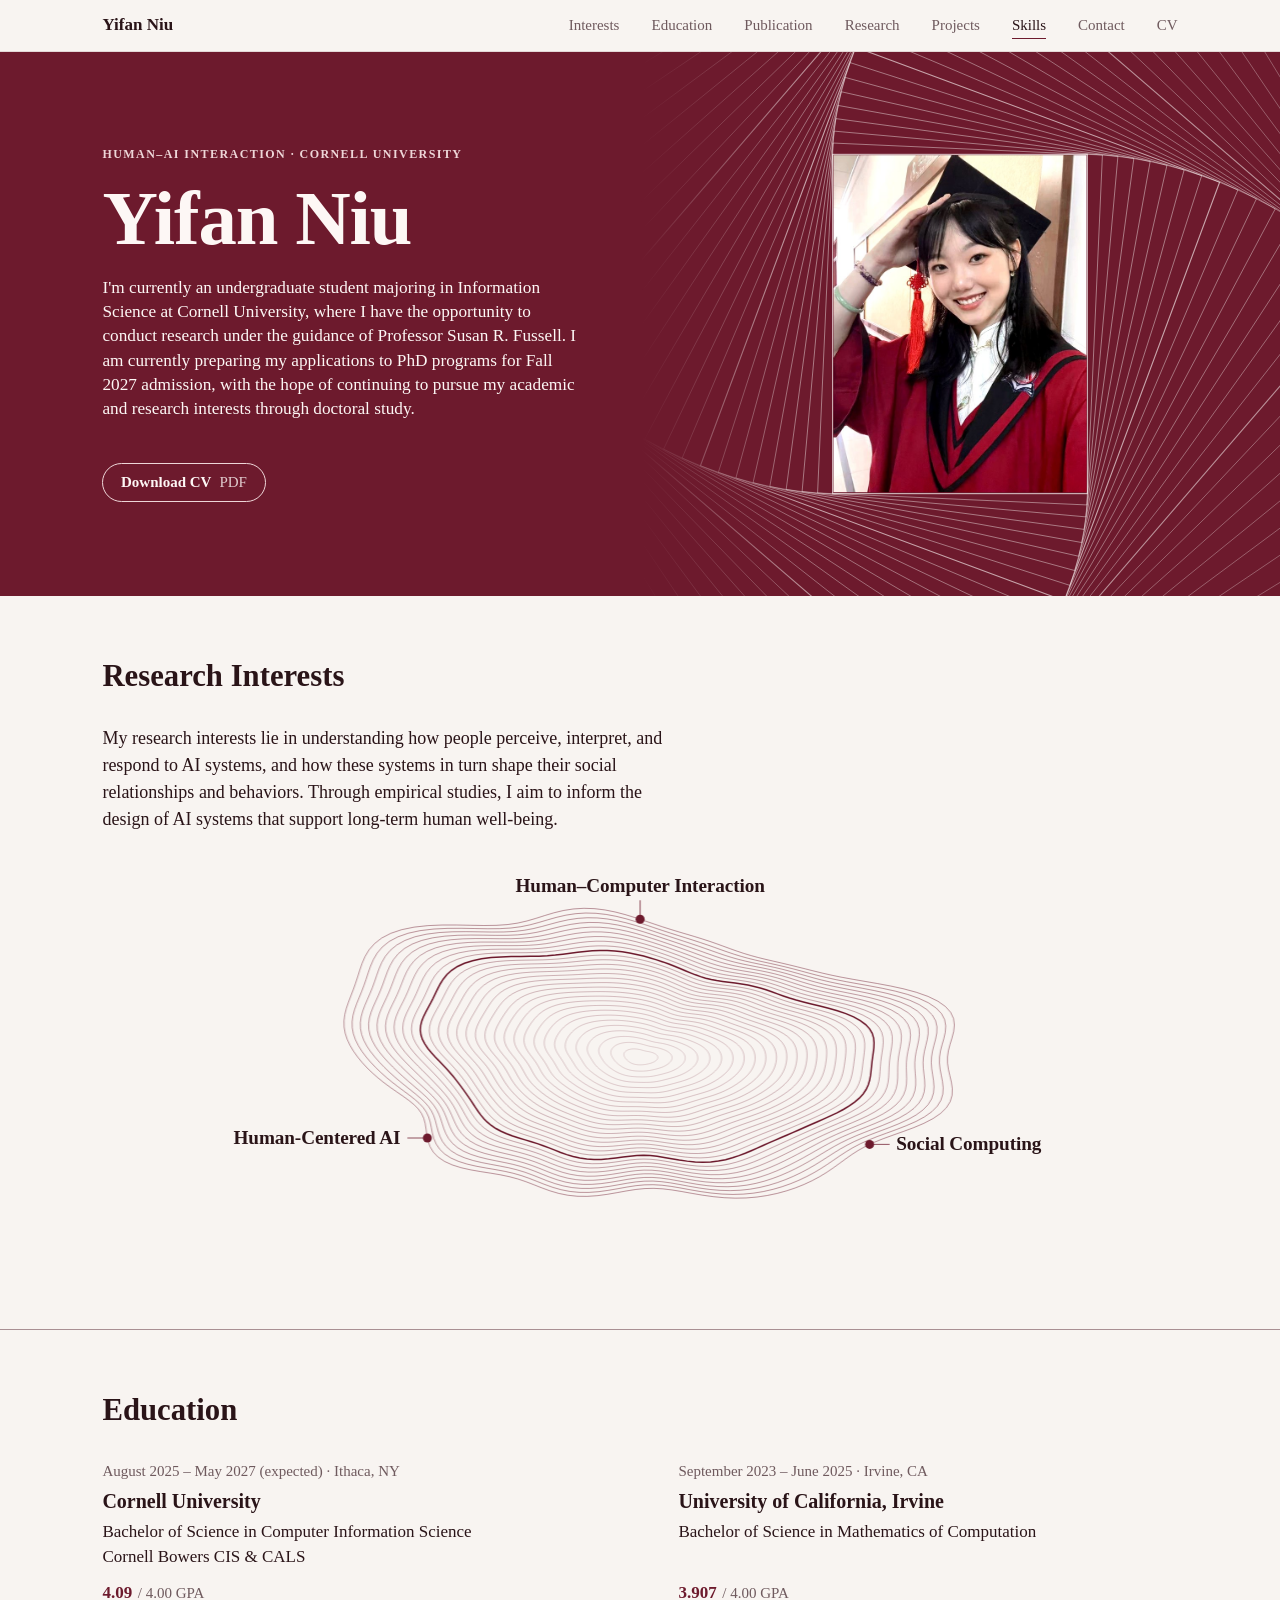
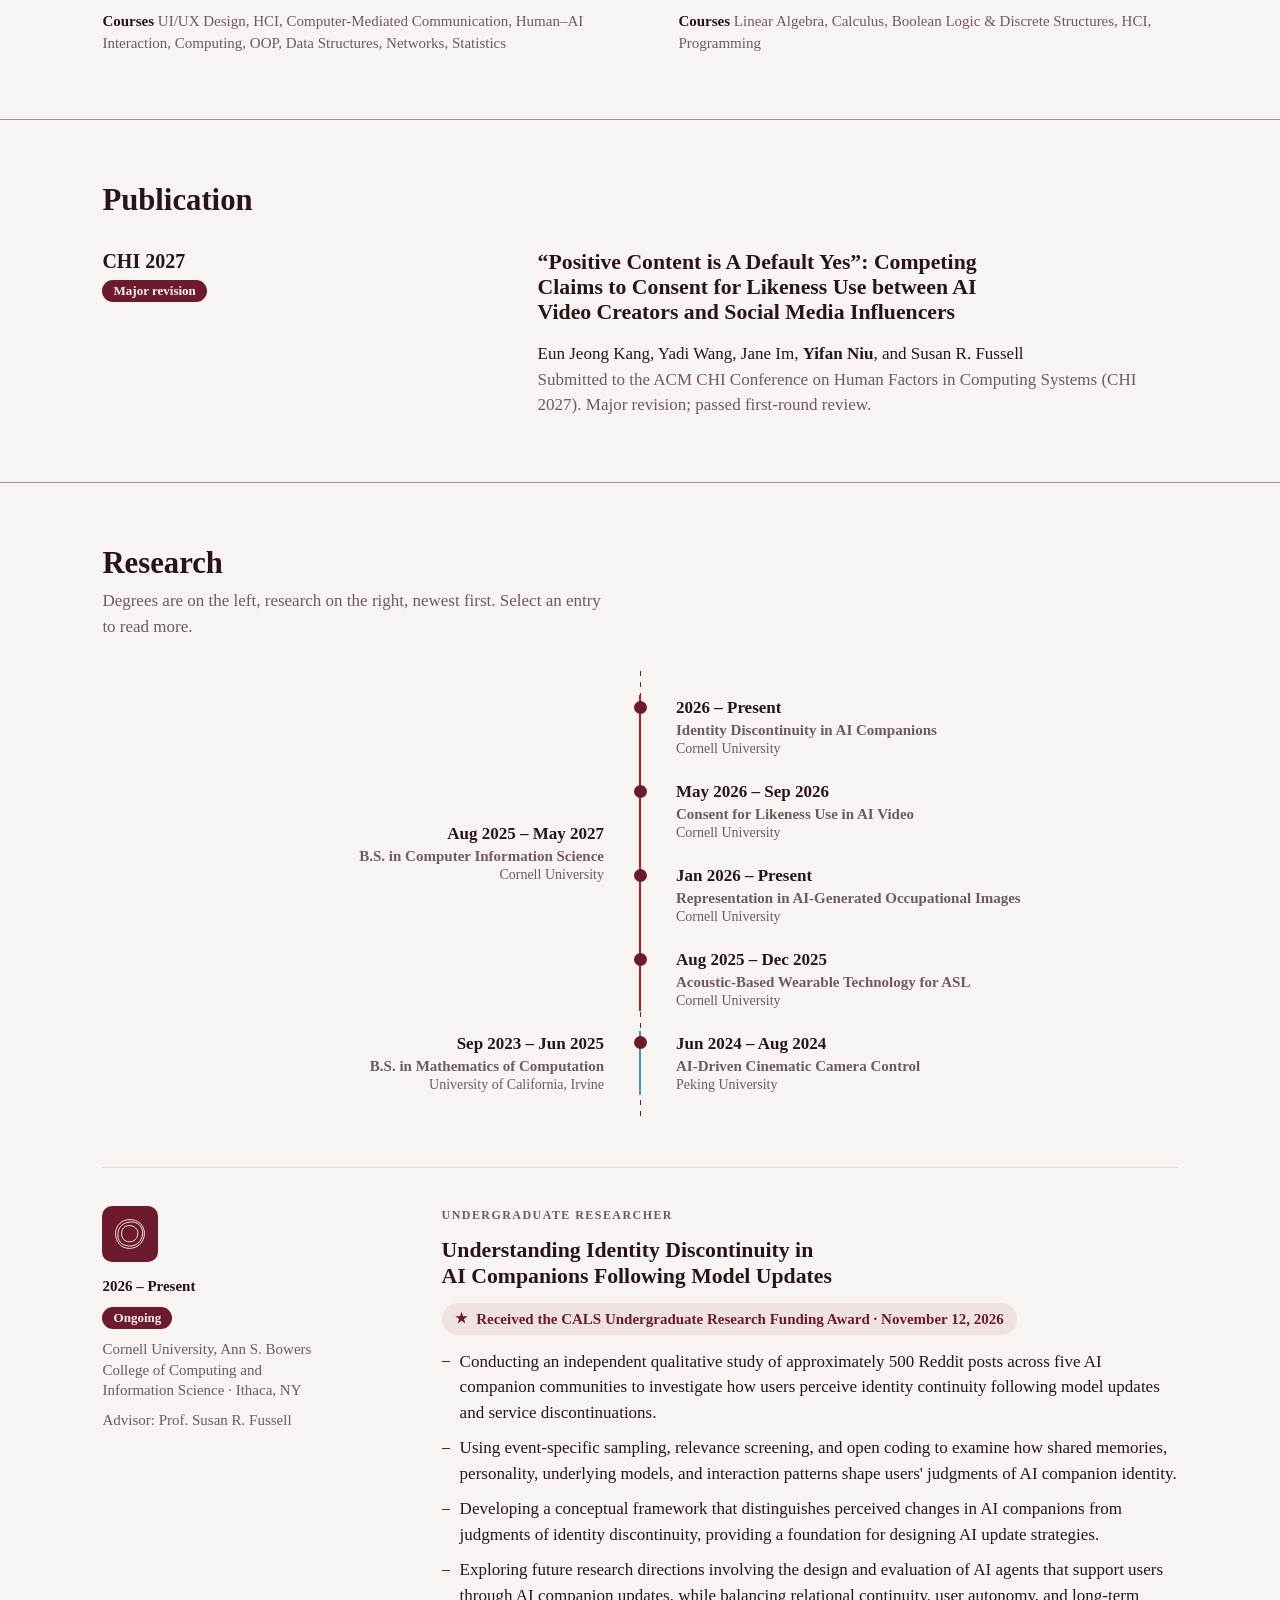
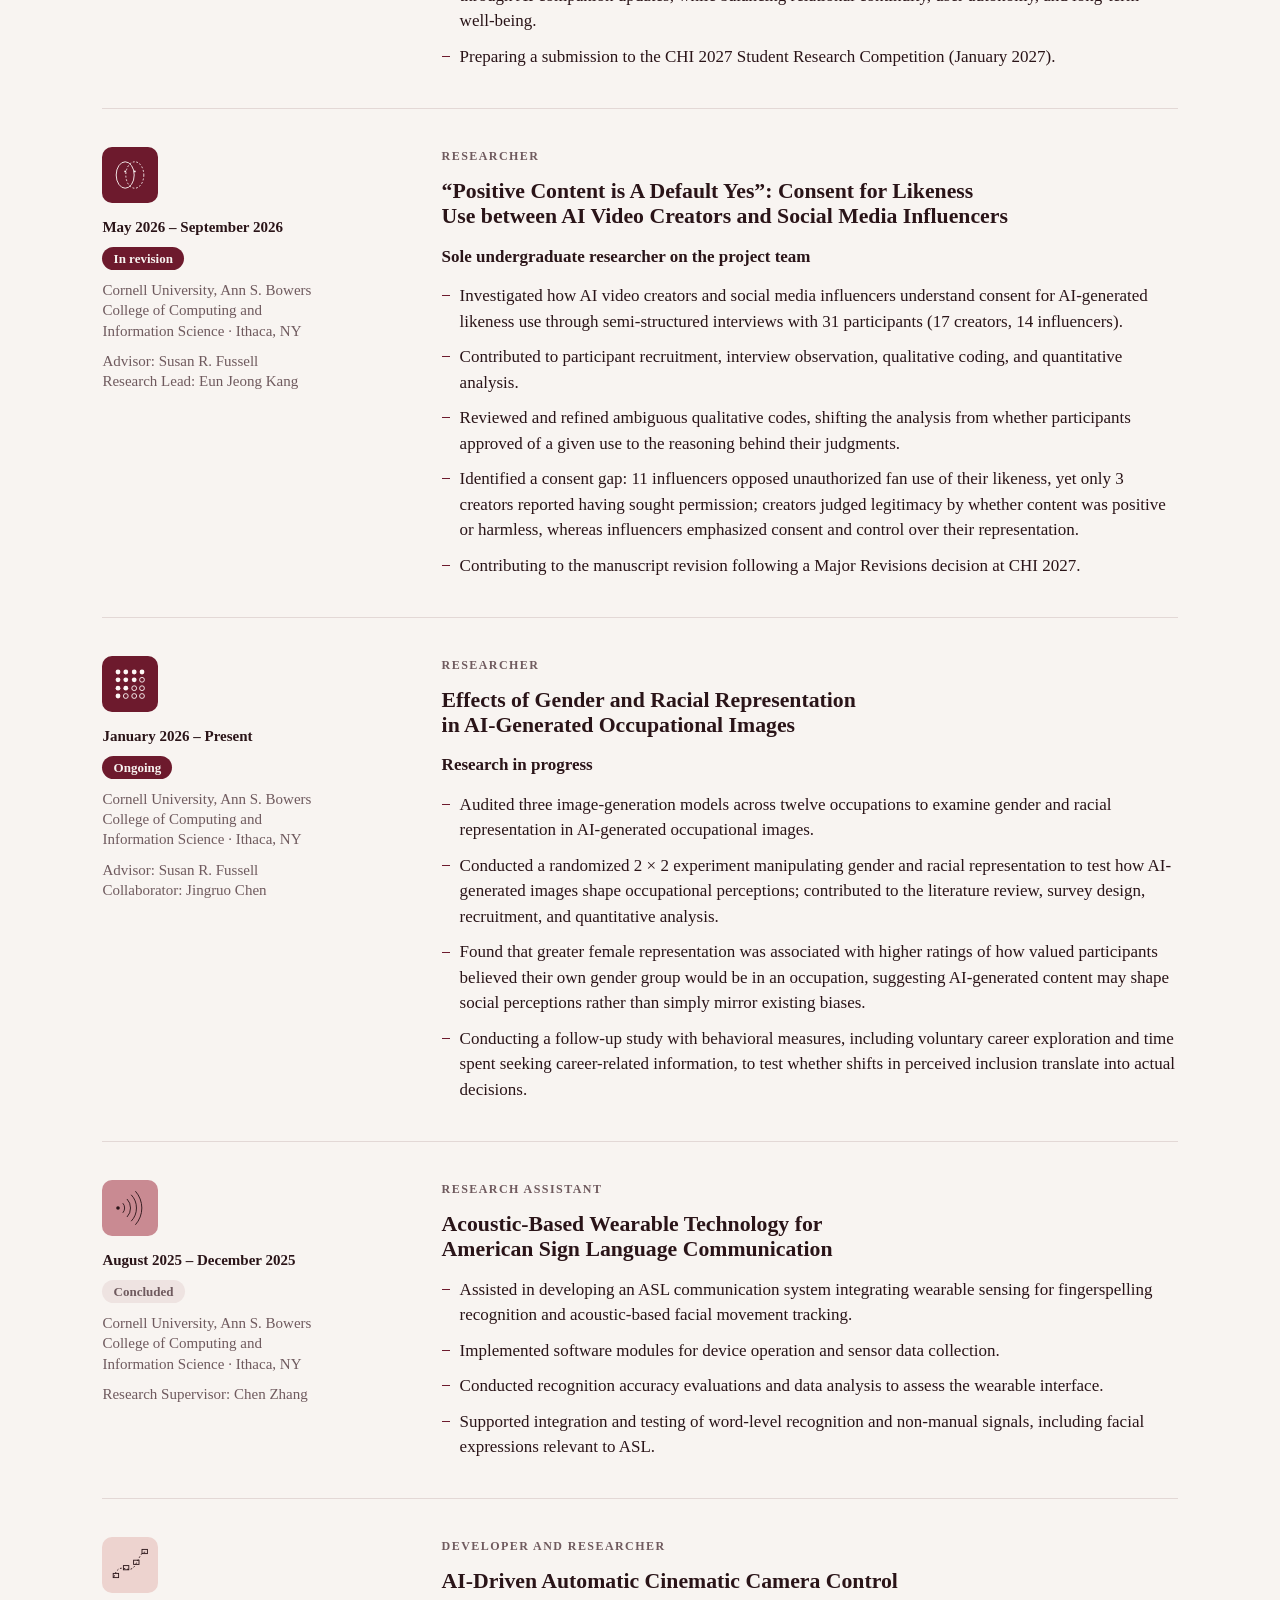
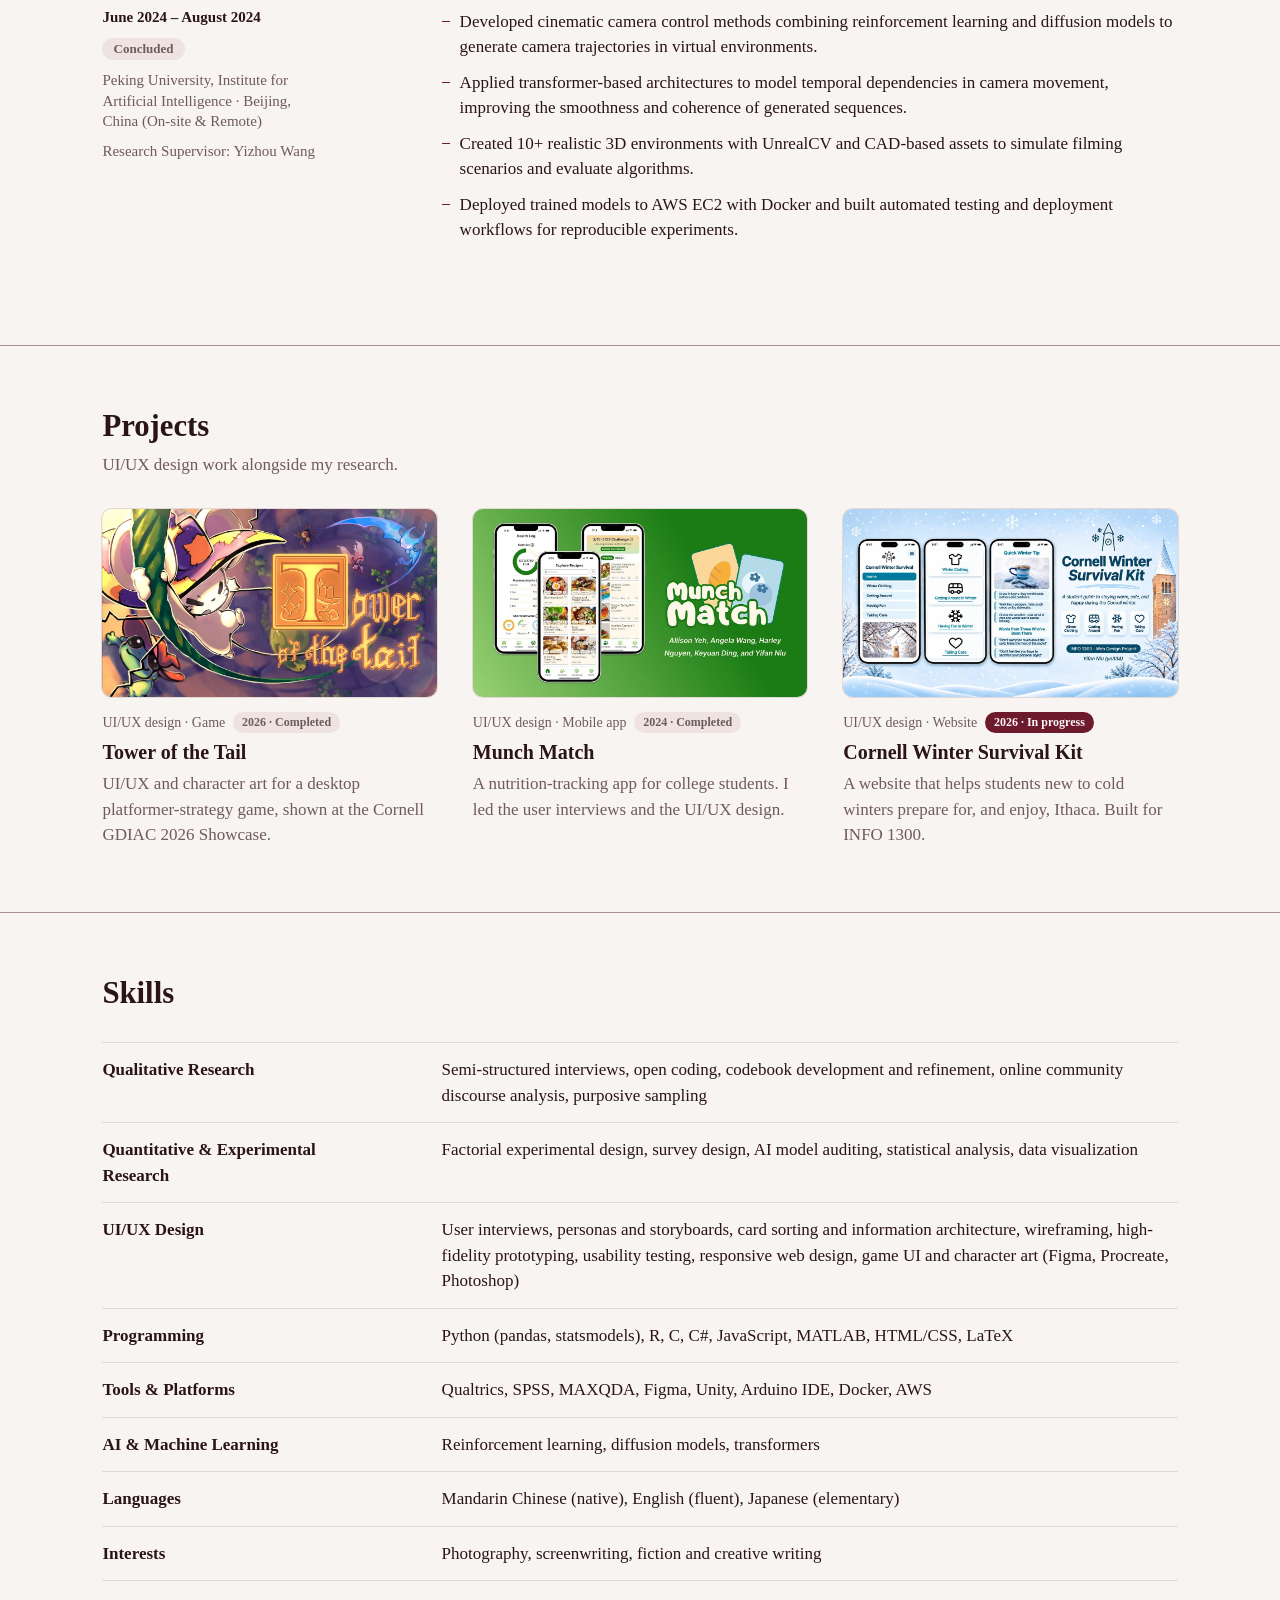
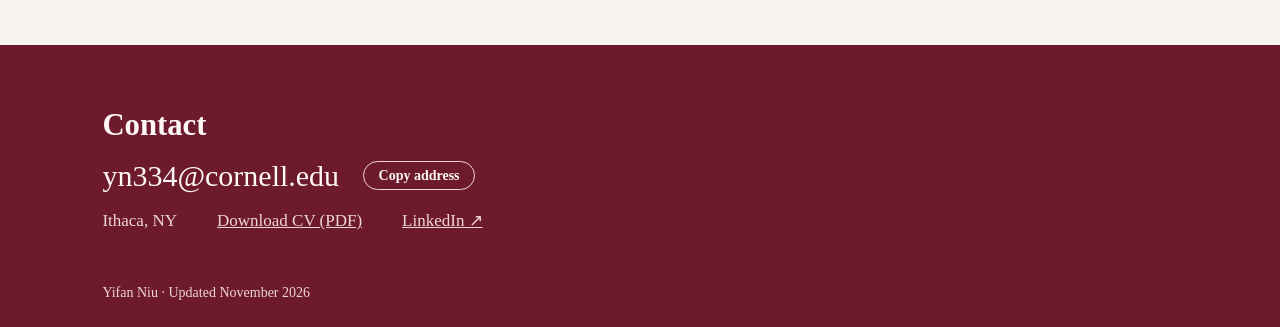
<file: index.html>
<!doctype html>
<html lang="en">
<head>
<meta charset="utf-8">
<meta name="viewport" content="width=device-width, initial-scale=1, viewport-fit=cover">
<title>Yifan Niu</title>
<meta name="description" content="Yifan Niu studies human–AI interaction, human–AI relationships and responsible generative AI at Cornell University.">
<link rel="icon" href="data:image/svg+xml,%3Csvg xmlns='http://www.w3.org/2000/svg' viewBox='0 0 32 32'%3E%3Crect width='32' height='32' fill='%236d1a2d'/%3E%3Crect x='9' y='9' width='14' height='14' fill='none' stroke='%23fdf7f5' stroke-width='2'/%3E%3C/svg%3E">
<style>:root{padding-top:env(safe-area-inset-top,0px);padding-bottom:env(safe-area-inset-bottom,0px)}body{margin:0}img{max-width:100%}[hidden]{display:none!important}</style>
<style>
/* Layout concept: a burgundy field holds one living figure; below it, an ordered CV on ivory.
   The work is mapped on one dashed axis, newest first, with entries alternating left and right. */
:root {
  --paper: #f8f4f1; --ink: #2a1418; --muted: #6f5a5e; --rule: #e3d8d6; --rule-strong: #a98f93;
  --accent: #6d1a2d; --flood: #6d1a2d; --on-flood: #fdf7f5; --on-flood-soft: #eed6d8;
  --blush: #f3cfca; --today: #6d1a2d; --past-bg: #eee3e1;
  --uci: #8cc4f5; --uci-fg: #2a1418;
  --cor: #b31b1b; --cor-fg: #fff7f5;
  --hai: #6d1a2d; --hai-fg: #fdf7f5;
  --wear: #c98a92; --wear-fg: #2a1418;
  --pek: #edd3cf; --pek-fg: #2a1418;
  --font: "Times New Roman", Times, serif;
  --gutter-l: max(16px, 8vw, env(safe-area-inset-left, 0px));
  --gutter-r: max(16px, 8vw, env(safe-area-inset-right, 0px));
  --meta-col: clamp(13rem, 17vw, 17rem);
}
@media (prefers-color-scheme: dark) {
  :root:not([data-theme="light"]) {
  --paper: #1a0d10; --ink: #f3e7e6; --muted: #c2a9ac; --rule: #3b2328; --rule-strong: #6b4a50;
  --accent: #e3a0ab; --flood: #5a1424; --today: #f0a8b4; --past-bg: #2b171c;
  --cor: #c8332f; --hai: #e3a0ab; --hai-fg: #1a0d10;
  --wear: #8d4a56; --wear-fg: #fff7f5; color-scheme: dark;
  }
}
:root[data-theme="dark"] {
  --paper: #1a0d10; --ink: #f3e7e6; --muted: #c2a9ac; --rule: #3b2328; --rule-strong: #6b4a50;
  --accent: #e3a0ab; --flood: #5a1424; --today: #f0a8b4; --past-bg: #2b171c;
  --cor: #c8332f; --hai: #e3a0ab; --hai-fg: #1a0d10;
  --wear: #8d4a56; --wear-fg: #fff7f5; color-scheme: dark;
}

html { scroll-behavior: smooth; }
body {
  background: var(--paper);
  color: var(--ink);
  font-family: var(--font);
  font-style: normal;
  font-size: 1.0625rem;
  line-height: 1.5;
  overflow-x: hidden;
}
body::before {
  content: ""; position: fixed; inset: 0 0 auto;
  height: env(safe-area-inset-top, 0px); z-index: 10; background: var(--paper);
}
a { color: inherit; }
:focus-visible { outline: 2px solid var(--today); outline-offset: 3px; }
h1, h2, h3, p, ul, ol { margin: 0; }
ul, ol { padding: 0; list-style: none; }
h1, h2, h3 { font-family: var(--font); font-weight: 700; text-wrap: balance; }
button { font-family: var(--font); }
.wrap {
  max-width: 70rem; margin-inline: auto;
  padding-left: var(--gutter-l); padding-right: var(--gutter-r);
}
.label { font-size: .75rem; font-weight: 700; letter-spacing: .12em; text-transform: uppercase; }

/* Hero: split. One burgundy field: words on the left, a whirl of inscribed rectangles around the photo on the right. */
.hero { display: grid; grid-template-columns: minmax(0, 1fr) minmax(0, 1fr); background: var(--flood); }
.hero-text {
  display: flex; flex-direction: column; justify-content: center; align-items: flex-start; gap: 1.125rem; min-width: 0;
  color: var(--on-flood);
  padding-block: clamp(2.5rem, 5vw, 4rem);
  padding-left: max(var(--gutter-l), calc((100vw - 70rem) / 2));
  padding-right: clamp(1.5rem, 4vw, 4rem);
}
.hero-top { color: var(--on-flood-soft); }
.hero h1 { font-size: clamp(2.75rem, 6vw, 5rem); line-height: 1; letter-spacing: -.015em; white-space: nowrap; }
.thesis { font-size: clamp(1.0625rem, 1.35vw, 1.1875rem); line-height: 1.4; max-width: 34rem; }
.copy-btn:focus-visible { outline-color: var(--on-flood); }
.hero-visual { position: relative; background: var(--flood); min-height: 34rem; overflow: hidden; min-width: 0; }
.hero-visual canvas {
  position: absolute; inset: 0; width: 100%; height: 100%; display: block;
  -webkit-mask-image: linear-gradient(to right, transparent 0, #000 26%);
  mask-image: linear-gradient(to right, transparent 0, #000 26%);
}
.photo { position: absolute; left: 50%; top: 50%; width: 15rem; aspect-ratio: 1076 / 1436; transform: translate(-50%, -50%); }
.ph { position: absolute; inset: 0; background: url([data-uri]) center / cover no-repeat; }

/* Section nav */
.section-nav {
  position: sticky; top: env(safe-area-inset-top, 0px); z-index: 5;
  background: var(--paper); border-bottom: 1px solid var(--rule);
}
.section-nav .wrap { display: flex; justify-content: space-between; align-items: baseline; gap: 1.5rem; padding-block: .7rem; }
.nav-name { font-weight: 700; font-size: 1.0625rem; text-decoration: none; white-space: nowrap; }
.nav-links { display: flex; gap: clamp(.75rem, 2.5vw, 2rem); font-size: .9375rem; overflow-x: auto; }
.nav-links a { text-decoration: none; color: var(--muted); white-space: nowrap; padding-block: .15rem; border-bottom: 1px solid transparent; }
.nav-links a:hover, .nav-links a.is-current { color: var(--ink); border-bottom-color: var(--accent); }

/* Sections */
section { scroll-margin-top: 3.5rem; }
.band { padding-block: clamp(2.75rem, 5vw, 4.5rem); }
.band + .band { border-top: 1px solid var(--rule-strong); }
.band-head { display: grid; gap: .5rem; margin-bottom: clamp(1.25rem, 2.5vw, 2rem); }
.band-head h2 { font-size: clamp(1.625rem, 2.4vw, 2rem); line-height: 1.1; }
.band-head p { color: var(--muted); max-width: 60ch; }

/* Interests: a wide oval of nested lines; points on its outer line carry the keywords */
.interests-lead { max-width: 65ch; font-size: 1.125rem; }
.orbit { position: relative; height: clamp(20rem, 34vw, 26rem); max-width: 72rem; margin: 1rem auto 0; }
.orbit canvas { position: absolute; inset: 0; width: 100%; height: 100%; display: block; }
.interests li { position: absolute; left: 0; top: 0; font-weight: 700; font-size: clamp(1.125rem, 1.5vw, 1.3125rem); line-height: 1.12; letter-spacing: -.005em; white-space: nowrap; }

/* Education */
.schools { display: grid; grid-template-columns: minmax(0, auto) minmax(0, auto); justify-content: space-between; gap: 1.75rem clamp(2rem, 6vw, 6rem); }
.school { display: grid; grid-template-rows: auto auto 1fr auto auto; gap: .375rem; min-width: 0; }
.school-dates { color: var(--muted); font-size: .9375rem; font-variant-numeric: tabular-nums; }
.school h3 { font-size: 1.25rem; line-height: 1.2; }
.gpa { display: flex; align-items: baseline; gap: .35rem; margin-top: .25rem; }
.gpa b { font-weight: 700; font-size: 1.0625rem; color: var(--accent); }
.gpa span { color: var(--muted); font-size: .9375rem; }

/* Publication */
.paper { display: grid; grid-template-columns: var(--meta-col) min(40rem, 62%); justify-content: space-between; gap: 1rem 2.5rem; }
.paper-meta { display: grid; gap: .5rem; align-content: start; justify-items: start; }
.paper-venue { font-weight: 700; font-size: 1.25rem; line-height: 1.1; }
.paper h3 { font-size: clamp(1.1875rem, 1.7vw, 1.375rem); line-height: 1.16; }
.paper-authors { margin-top: 1rem; }
.paper-authors strong { font-weight: 700; }
.paper-where { color: var(--muted); }

.pill {
  display: inline-block; font-size: .8125rem; font-weight: 700;
  padding: .1rem .7rem; border-radius: 999px; line-height: 1.5; white-space: nowrap;
}
.pill.live { color: var(--paper); background: var(--accent); }
.pill.past { color: var(--muted); background: var(--past-bg); }

/* Timeline: a dashed axis, newest at the top. Research sits on the right as nodes;
   degrees sit on the left, and the axis turns solid in the school colour for that span. */
.tl {
  position: relative; display: grid; grid-template-columns: minmax(0, 1fr) minmax(0, 1fr); row-gap: 1.25rem;
  max-width: 56rem; margin: 0 auto clamp(2rem, 4vw, 3rem); padding-block: 1.5rem;
}
.tl::before {
  content: ""; position: absolute; top: 0; bottom: 0; left: 50%; width: 1px; margin-left: -.5px;
  background: repeating-linear-gradient(to bottom, var(--accent) 0 5px, transparent 5px 11px);
}
.tl-school {
  position: relative; grid-column: 1; display: grid; align-content: center;
  padding-right: 2.25rem; text-align: right;
}
.tl-school::after {
  content: ""; position: absolute; top: 0; bottom: 0; right: -1px; width: 2px;
  background: var(--node);
}
.tl-cornell { --node: var(--cor); grid-row: 1 / 5; }
.tl-uci { --node: #3f8fd9; grid-row: 5; }
.tl-item { position: relative; grid-column: 2; padding-left: 2.25rem; }
.tl-item::after {
  content: ""; position: absolute; top: .34rem; left: -6.5px; width: 13px; height: 13px;
  border-radius: 50%; background: var(--accent); transition: transform .15s; z-index: 1;
}
.tl-item:hover::after { transform: scale(1.25); }
.tl a { display: grid; text-decoration: none; }
.tl-when { font-weight: 700; font-size: 1.0625rem; line-height: 1.5; font-variant-numeric: tabular-nums; }
.tl-what { font-weight: 700; font-size: .9375rem; line-height: 1.3; color: var(--muted); }
.tl-where { font-size: .875rem; line-height: 1.35; color: var(--muted); }
.tl a:hover .tl-what { color: var(--accent); }

/* Skills: label column and text column, matching the publication rows */
.skills { display: grid; margin: 0; }
.skill-row {
  display: grid; grid-template-columns: var(--meta-col) minmax(0, 46rem); justify-content: space-between;
  gap: .25rem 2.5rem; padding-block: .875rem; border-top: 1px solid var(--rule);
}
.skill-row:last-child { border-bottom: 1px solid var(--rule); }
.skills dt { font-weight: 700; }
.skills dd { margin: 0; }
.school-courses { color: var(--muted); font-size: .9375rem; line-height: 1.45; max-width: 34rem; }
.school-courses b { color: var(--ink); font-weight: 700; }

/* Projects on the home page: cover cards */
.proj-cards { display: grid; grid-template-columns: repeat(auto-fit, minmax(15rem, 1fr)); gap: 2rem clamp(1.25rem, 3vw, 2.25rem); }
.proj-card { display: grid; align-content: start; gap: .45rem; text-decoration: none; min-width: 0; }
.proj-card img {
  display: block; width: 100%; height: auto; aspect-ratio: 16 / 9; object-fit: cover; border-radius: 10px;
  box-shadow: 0 0 0 1px var(--rule); margin-bottom: .45rem; transition: transform .25s, box-shadow .25s;
}
.proj-card:hover img { transform: translateY(-3px); box-shadow: 0 0 0 1px var(--rule-strong), 0 10px 24px -14px rgba(42, 20, 24, .45); }
.proj-meta { font-size: .875rem; color: var(--muted); display: flex; flex-wrap: wrap; align-items: center; gap: .3rem .5rem; }
.proj-meta .status { font-style: normal; font-size: .75rem; font-weight: 700; padding: .05rem .55rem; border-radius: 999px; line-height: 1.6; white-space: nowrap; }
.proj-meta .status.done { background: var(--past-bg); color: var(--muted); }
.proj-meta .status.now { background: var(--flood); color: var(--on-flood); }
.proj-card b { font-size: 1.25rem; line-height: 1.2; }
.proj-card:hover b { color: var(--accent); }
.proj-sum { color: var(--muted); }

/* Projects teaser */
.proj-rows { display: grid; }
.proj-row {
  display: grid; grid-template-columns: var(--meta-col) minmax(0, 46rem) auto; justify-content: space-between; align-items: baseline;
  gap: .25rem 2.5rem; padding-block: 1rem; border-top: 1px solid var(--rule); text-decoration: none;
}
.proj-row:last-child { border-bottom: 1px solid var(--rule); }
.proj-row b { font-size: 1.1875rem; }
.proj-row span { color: var(--muted); }
.proj-row i { font-style: normal; color: var(--accent); transition: transform .2s; }
.proj-row:hover b { color: var(--accent); }
.proj-row:hover i { transform: translateX(5px); }
.all-projects { display: inline-block; margin-top: 1.25rem; font-weight: 700; color: var(--accent); text-decoration: none; }
.all-projects:hover { text-decoration: underline; }

/* Projects */
.projects { display: grid; }
.project {
  display: grid; grid-template-columns: var(--meta-col) minmax(0, 46rem); justify-content: space-between; gap: 1.25rem 2.5rem;
  padding-block: clamp(1.75rem, 3vw, 2.5rem); border-top: 1px solid var(--rule);
  scroll-margin-top: 3.5rem;
}
#continuity, #likeness, #occupations { --c: var(--hai); --f: var(--hai-fg); }
#asl { --c: var(--wear); --f: var(--wear-fg); }
#camera { --c: var(--pek); --f: var(--pek-fg); }
.project-meta { display: grid; gap: .625rem; align-content: start; justify-items: start; font-size: .9375rem; line-height: 1.35; min-width: 0; }
.glyph { box-sizing: border-box; width: 3.5rem; height: 3.5rem; padding: .55rem; border-radius: 10px; background: var(--c); color: var(--f); margin-bottom: .25rem; }
.glyph * { fill: none; stroke: currentColor; stroke-width: 1.5; }
.glyph .solid { fill: currentColor; stroke: none; }
.project-dates { font-weight: 700; font-variant-numeric: tabular-nums; }
.project-place, .project-people { color: var(--muted); }
.project-body { display: grid; gap: .875rem; min-width: 0; }
.project-role { color: var(--muted); }
.project h3 { font-size: clamp(1.1875rem, 1.7vw, 1.375rem); line-height: 1.16; }
.project-note { font-weight: 700; }
.project-award {
  justify-self: start; display: inline-flex; align-items: center; gap: .5rem;
  font-weight: 700; font-size: .9375rem; color: var(--accent);
  padding: .3rem .85rem; border-radius: 999px; background: var(--past-bg);
}
.project-award::before { content: "★"; font-size: .875rem; }
.points { display: grid; gap: .625rem; }
.points li { padding-left: 1.125rem; position: relative; }
.points li::before { content: ""; position: absolute; left: 0; top: .72em; width: .55rem; height: 1px; background: var(--accent); }

/* Contact */
.contact { background: var(--flood); color: var(--on-flood); padding-block: clamp(2.75rem, 5vw, 4.5rem) 1.5rem; }
.contact h2 { font-size: clamp(1.625rem, 2.4vw, 2rem); line-height: 1.1; margin-bottom: 1rem; }
.contact-mail { display: flex; flex-wrap: wrap; align-items: center; gap: .75rem 1.5rem; }
.contact-mail a { font-size: clamp(1.375rem, 2.6vw, 1.875rem); line-height: 1.1; text-decoration: none; overflow-wrap: anywhere; }
.contact-mail a:hover { color: var(--blush); }
.copy-btn {
  font-size: .875rem; font-weight: 700; color: var(--on-flood);
  background: none; border: 1.5px solid var(--on-flood-soft); border-radius: 999px; padding: .35rem .9rem; cursor: pointer;
}
.copy-btn:hover { background: var(--on-flood); color: #6d1a2d; }
.contact-more { display: flex; flex-wrap: wrap; gap: .5rem 2.5rem; margin-top: 1rem; color: var(--on-flood-soft); font-variant-numeric: tabular-nums; }
.cv-btn {
  display: inline-flex; align-items: center; gap: .5rem; margin-top: 1.5rem; width: fit-content;
  font-size: .9375rem; font-weight: 700; color: var(--on-flood); text-decoration: none;
  border: 1.5px solid var(--on-flood-soft); border-radius: 999px; padding: .45rem 1.1rem;
}
.cv-btn:hover { background: var(--on-flood); color: #6d1a2d; }
.cv-btn span { font-weight: 400; opacity: .8; }
.contact-more a { color: inherit; }
.contact-foot { margin-top: clamp(2rem, 4vw, 3rem); font-size: .875rem; color: var(--on-flood-soft); }

@media (max-width: 900px) {
  .paper, .project, .skill-row { grid-template-columns: minmax(0, 1fr); }
  .proj-row { grid-template-columns: minmax(0, 1fr) auto; }
  .proj-row span { grid-column: 1; }
  .proj-row i { grid-column: 2; grid-row: 1; }
  .points { max-width: 72ch; }
  .project-meta { display: flex; flex-wrap: wrap; align-items: center; gap: .375rem 1rem; }
  .project-place, .project-people { flex-basis: 100%; }
  .glyph { margin-bottom: 0; }
}
@media (max-width: 820px) {
  :root { --gutter-l: max(16px, 4vw, env(safe-area-inset-left, 0px)); --gutter-r: max(16px, 4vw, env(safe-area-inset-right, 0px)); }
  .hero { grid-template-columns: minmax(0, 1fr); }
  .hero-text { padding-left: var(--gutter-l); padding-right: var(--gutter-r); }
  .hero-visual { min-height: 0; aspect-ratio: 1; }
  .hero-visual canvas {
    -webkit-mask-image: linear-gradient(to bottom, transparent 0, #000 16%);
    mask-image: linear-gradient(to bottom, transparent 0, #000 16%);
  }
  .schools { grid-template-columns: minmax(0, 1fr); }
  .paper, .project { grid-template-columns: minmax(0, 1fr); }
  .nav-name { display: none; }
  .section-nav .wrap { justify-content: flex-start; }
  .glyph { width: 3.25rem; height: 3.25rem; padding: .5rem; }
  .interests li { font-size: 1.0625rem; white-space: normal; max-width: 47%; }
  .interests li:first-child { max-width: none; white-space: nowrap; }
  .interests li:nth-child(2) { text-align: right; }
  .tl { grid-template-columns: 36% minmax(0, 1fr); }
  .tl::before { left: 36%; }
  .tl-school { padding-right: 1.25rem; }
  .tl-item { padding-left: 1.25rem; }
  .tl-when { font-size: .9375rem; line-height: 1.3; }
  .tl-what { font-size: .875rem; }
  .tl-where { font-size: .8125rem; }
  .hero-top { font-size: .6875rem; letter-spacing: .08em; }
  .nav-links { font-size: .875rem; gap: .2rem .7rem; flex-wrap: wrap; }
}
@media (max-width: 600px) {
  .orbit { height: 17rem; }
}
@media (prefers-reduced-motion: reduce) {
  html { scroll-behavior: auto; }
  .tl-item::after, .proj-row i, .proj-card img { transition: none; }
}
</style>
</head>
<body>
<nav class="section-nav" aria-label="Sections">
  <div class="wrap">
    <a class="nav-name" href="#top">Yifan Niu</a>
    <div class="nav-links">
      <a href="#interests">Interests</a>
      <a href="#education">Education</a>
      <a href="#publication">Publication</a>
      <a href="#research">Research</a>
      <a href="#projects">Projects</a>
      <a href="#skills">Skills</a>
      <a href="#contact">Contact</a>
      <a href="Yifan_Niu_CV.pdf" target="_blank" rel="noopener">CV</a>
    </div>
  </div>
</nav>

<header class="hero" id="top">
  <div class="hero-text">
    <p class="hero-top label">Human–AI Interaction · Cornell University</p>
    <h1>Yifan Niu</h1>
    <p class="thesis">I'm currently an undergraduate student majoring in Information Science at Cornell University, where I have the opportunity to conduct research under the guidance of Professor Susan R. Fussell. I am currently preparing my applications to PhD programs for Fall 2027 admission, with the hope of continuing to pursue my academic and research interests through doctoral study.</p>
    <a class="cv-btn" href="Yifan_Niu_CV.pdf" download="Yifan_Niu_CV.pdf">Download CV <span>PDF</span></a>
  </div>
  <div class="hero-visual" id="visual">
    <canvas id="figure" aria-hidden="true"></canvas>
    <div class="photo" id="photo" role="img" aria-label="Portrait of Yifan Niu in a red graduation gown and cap, smiling.">
      <div class="ph"></div>
    </div>
  </div>
</header>

<main>
  <section class="band" id="interests">
    <div class="wrap">
      <div class="band-head"><h2>Research Interests</h2></div>
      <p class="interests-lead">My research interests lie in understanding how people perceive, interpret, and respond to AI systems, and how these systems in turn shape their social relationships and behaviors. Through empirical studies, I aim to inform the design of AI systems that support long-term human well-being.</p>
      <div class="orbit" id="orbit">
        <canvas id="orbit-lines" aria-hidden="true"></canvas>
        <ul class="interests">
          <li>Human–Computer Interaction</li>
          <li>Social Computing</li>
          <li>Human-Centered AI</li>
        </ul>
      </div>
    </div>
  </section>

  <section class="band" id="education">
    <div class="wrap">
      <div class="band-head"><h2>Education</h2></div>
      <div class="schools">
        <article class="school cornell">
          <p class="school-dates">August 2025 – May 2027 (expected) · Ithaca, NY</p>
          <h3>Cornell University</h3>
          <p>Bachelor of Science in Computer Information Science<br>Cornell Bowers CIS &amp; CALS</p>
          <p class="gpa"><b>4.09</b><span>/ 4.00 GPA</span></p>
          <p class="school-courses"><b>Courses</b> UI/UX Design, HCI, Computer-Mediated Communication, Human–AI Interaction, Computing, OOP, Data Structures, Networks, Statistics</p>
        </article>
        <article class="school uci">
          <p class="school-dates">September 2023 – June 2025 · Irvine, CA</p>
          <h3>University of California, Irvine</h3>
          <p>Bachelor of Science in Mathematics of Computation</p>
          <p class="gpa"><b>3.907</b><span>/ 4.00 GPA</span></p>
          <p class="school-courses"><b>Courses</b> Linear Algebra, Calculus, Boolean Logic &amp; Discrete Structures, HCI, Programming</p>
        </article>
      </div>
    </div>
  </section>

  <section class="band" id="publication">
    <div class="wrap">
      <div class="band-head"><h2>Publication</h2></div>
      <article class="paper">
        <div class="paper-meta">
          <p class="paper-venue">CHI 2027</p>
          <span class="pill live">Major revision</span>
        </div>
        <div>
          <h3>“Positive Content is A Default Yes”: Competing Claims to Consent for Likeness Use between AI Video Creators and Social Media Influencers</h3>
          <p class="paper-authors">Eun Jeong Kang, Yadi Wang, Jane Im, <strong>Yifan Niu</strong>, and Susan R. Fussell</p>
          <p class="paper-where">Submitted to the ACM CHI Conference on Human Factors in Computing Systems (CHI 2027). Major revision; passed first-round review.</p>
        </div>
      </article>
    </div>
  </section>

  <section class="band" id="research">
    <div class="wrap">
      <div class="band-head">
        <h2>Research</h2>
        <p>Degrees are on the left, research on the right, newest first. Select an entry to read more.</p>
      </div>

      <ol class="tl">
        <li class="tl-school tl-cornell"><a href="#education"><span class="tl-when">Aug 2025 – May 2027</span><span class="tl-what">B.S. in Computer Information Science</span><span class="tl-where">Cornell University</span></a></li>
        <li class="tl-item" style="grid-row:1"><a href="#continuity"><span class="tl-when">2026 – Present</span><span class="tl-what">Identity Discontinuity in AI Companions</span><span class="tl-where">Cornell University</span></a></li>
        <li class="tl-item" style="grid-row:2"><a href="#likeness"><span class="tl-when">May 2026 – Sep 2026</span><span class="tl-what">Consent for Likeness Use in AI Video</span><span class="tl-where">Cornell University</span></a></li>
        <li class="tl-item" style="grid-row:3"><a href="#occupations"><span class="tl-when">Jan 2026 – Present</span><span class="tl-what">Representation in AI-Generated Occupational Images</span><span class="tl-where">Cornell University</span></a></li>
        <li class="tl-item" style="grid-row:4"><a href="#asl"><span class="tl-when">Aug 2025 – Dec 2025</span><span class="tl-what">Acoustic-Based Wearable Technology for ASL</span><span class="tl-where">Cornell University</span></a></li>
        <li class="tl-school tl-uci"><a href="#education"><span class="tl-when">Sep 2023 – Jun 2025</span><span class="tl-what">B.S. in Mathematics of Computation</span><span class="tl-where">University of California, Irvine</span></a></li>
        <li class="tl-item" style="grid-row:5"><a href="#camera"><span class="tl-when">Jun 2024 – Aug 2024</span><span class="tl-what">AI-Driven Cinematic Camera Control</span><span class="tl-where">Peking University</span></a></li>
      </ol>

      <div class="projects">
        <article class="project" id="continuity">
          <div class="project-meta">
            <svg class="glyph" viewBox="0 0 64 64" aria-hidden="true"><path d="M32 8c13 0 24 9 24 23S45 56 31 56 8 45 8 31 19 8 32 8Z"/><path d="M33 12c12-1 21 8 20 20s-10 21-23 20S11 43 12 31s9-18 21-19Z"/><path d="M31 18c8 0 15 6 14 14s-6 13-14 13-13-6-13-14 5-13 13-13Z"/></svg>
            <p class="project-dates">2026 – Present</p>
            <span class="pill live">Ongoing</span>
            <p class="project-place">Cornell University, Ann S. Bowers College of Computing and Information Science · Ithaca, NY</p>
            <p class="project-people">Advisor: Prof. Susan R. Fussell</p>
          </div>
          <div class="project-body">
            <p class="label project-role">Undergraduate Researcher</p>
            <h3>Understanding Identity Discontinuity in AI Companions Following Model Updates</h3>
            <p class="project-award">Received the CALS Undergraduate Research Funding Award · November 12, 2026</p>
            <ul class="points">
              <li>Conducting an independent qualitative study of approximately 500 Reddit posts across five AI companion communities to investigate how users perceive identity continuity following model updates and service discontinuations.</li>
              <li>Using event-specific sampling, relevance screening, and open coding to examine how shared memories, personality, underlying models, and interaction patterns shape users' judgments of AI companion identity.</li>
              <li>Developing a conceptual framework that distinguishes perceived changes in AI companions from judgments of identity discontinuity, providing a foundation for designing AI update strategies.</li>
              <li>Exploring future research directions involving the design and evaluation of AI agents that support users through AI companion updates, while balancing relational continuity, user autonomy, and long-term well-being.</li>
              <li>Preparing a submission to the CHI 2027 Student Research Competition (January 2027).</li>
            </ul>
          </div>
        </article>

        <article class="project" id="likeness">
          <div class="project-meta">
            <svg class="glyph" viewBox="0 0 64 64" aria-hidden="true"><ellipse cx="24" cy="32" rx="15" ry="22"/><ellipse cx="40" cy="32" rx="15" ry="22" stroke-dasharray="3 3"/><circle class="solid" cx="24" cy="26" r="1.6"/><circle class="solid" cx="40" cy="26" r="1.6"/></svg>
            <p class="project-dates">May 2026 – September 2026</p>
            <span class="pill live">In revision</span>
            <p class="project-place">Cornell University, Ann S. Bowers College of Computing and Information Science · Ithaca, NY</p>
            <p class="project-people">Advisor: Susan R. Fussell<br>Research Lead: Eun Jeong Kang</p>
          </div>
          <div class="project-body">
            <p class="label project-role">Researcher</p>
            <h3>“Positive Content is A Default Yes”: Consent for Likeness Use between AI Video Creators and Social Media Influencers</h3>
            <p class="project-note">Sole undergraduate researcher on the project team</p>
            <ul class="points">
              <li>Investigated how AI video creators and social media influencers understand consent for AI-generated likeness use through semi-structured interviews with 31 participants (17 creators, 14 influencers).</li>
              <li>Contributed to participant recruitment, interview observation, qualitative coding, and quantitative analysis.</li>
              <li>Reviewed and refined ambiguous qualitative codes, shifting the analysis from whether participants approved of a given use to the reasoning behind their judgments.</li>
              <li>Identified a consent gap: 11 influencers opposed unauthorized fan use of their likeness, yet only 3 creators reported having sought permission; creators judged legitimacy by whether content was positive or harmless, whereas influencers emphasized consent and control over their representation.</li>
              <li>Contributing to the manuscript revision following a Major Revisions decision at CHI 2027.</li>
            </ul>
          </div>
        </article>

        <article class="project" id="occupations">
          <div class="project-meta">
            <svg class="glyph" viewBox="0 0 64 64" aria-hidden="true"><circle class="solid" cx="12" cy="12" r="4"/><circle class="solid" cx="25" cy="12" r="4"/><circle class="solid" cx="39" cy="12" r="4"/><circle class="solid" cx="52" cy="12" r="4"/><circle class="solid" cx="12" cy="25" r="4"/><circle class="solid" cx="25" cy="25" r="4"/><circle class="solid" cx="39" cy="25" r="4"/><circle cx="52" cy="25" r="4"/><circle class="solid" cx="12" cy="39" r="4"/><circle class="solid" cx="25" cy="39" r="4"/><circle cx="39" cy="39" r="4"/><circle cx="52" cy="39" r="4"/><circle class="solid" cx="12" cy="52" r="4"/><circle cx="25" cy="52" r="4"/><circle cx="39" cy="52" r="4"/><circle cx="52" cy="52" r="4"/></svg>
            <p class="project-dates">January 2026 – Present</p>
            <span class="pill live">Ongoing</span>
            <p class="project-place">Cornell University, Ann S. Bowers College of Computing and Information Science · Ithaca, NY</p>
            <p class="project-people">Advisor: Susan R. Fussell<br>Collaborator: Jingruo Chen</p>
          </div>
          <div class="project-body">
            <p class="label project-role">Researcher</p>
            <h3>Effects of Gender and Racial Representation in AI-Generated Occupational Images</h3>
            <p class="project-note">Research in progress</p>
            <ul class="points">
              <li>Audited three image-generation models across twelve occupations to examine gender and racial representation in AI-generated occupational images.</li>
              <li>Conducted a randomized 2 × 2 experiment manipulating gender and racial representation to test how AI-generated images shape occupational perceptions; contributed to the literature review, survey design, recruitment, and quantitative analysis.</li>
              <li>Found that greater female representation was associated with higher ratings of how valued participants believed their own gender group would be in an occupation, suggesting AI-generated content may shape social perceptions rather than simply mirror existing biases.</li>
              <li>Conducting a follow-up study with behavioral measures, including voluntary career exploration and time spent seeking career-related information, to test whether shifts in perceived inclusion translate into actual decisions.</li>
            </ul>
          </div>
        </article>

        <article class="project" id="asl">
          <div class="project-meta">
            <svg class="glyph" viewBox="0 0 64 64" aria-hidden="true"><circle class="solid" cx="12" cy="32" r="3"/><path d="M20 24a12 12 0 0 1 0 16"/><path d="M27 17a22 22 0 0 1 0 30"/><path d="M34 10a32 32 0 0 1 0 44"/><path d="M41 4a42 42 0 0 1 0 56"/></svg>
            <p class="project-dates">August 2025 – December 2025</p>
            <span class="pill past">Concluded</span>
            <p class="project-place">Cornell University, Ann S. Bowers College of Computing and Information Science · Ithaca, NY</p>
            <p class="project-people">Research Supervisor: Chen Zhang</p>
          </div>
          <div class="project-body">
            <p class="label project-role">Research Assistant</p>
            <h3>Acoustic-Based Wearable Technology for American Sign Language Communication</h3>
            <ul class="points">
              <li>Assisted in developing an ASL communication system integrating wearable sensing for fingerspelling recognition and acoustic-based facial movement tracking.</li>
              <li>Implemented software modules for device operation and sensor data collection.</li>
              <li>Conducted recognition accuracy evaluations and data analysis to assess the wearable interface.</li>
              <li>Supported integration and testing of word-level recognition and non-manual signals, including facial expressions relevant to ASL.</li>
            </ul>
          </div>
        </article>

        <article class="project" id="camera">
          <div class="project-meta">
            <svg class="glyph" viewBox="0 0 64 64" aria-hidden="true"><path d="M5 52C16 20 30 54 42 30S54 12 60 10" stroke-dasharray="3 3"/><rect x="4" y="46" width="9" height="7"/><rect x="21" y="33" width="9" height="7"/><rect x="38" y="24" width="9" height="7"/><rect x="52" y="6" width="9" height="7"/></svg>
            <p class="project-dates">June 2024 – August 2024</p>
            <span class="pill past">Concluded</span>
            <p class="project-place">Peking University, Institute for Artificial Intelligence · Beijing, China (On-site &amp; Remote)</p>
            <p class="project-people">Research Supervisor: Yizhou Wang</p>
          </div>
          <div class="project-body">
            <p class="label project-role">Developer and Researcher</p>
            <h3>AI-Driven Automatic Cinematic Camera Control</h3>
            <ul class="points">
              <li>Developed cinematic camera control methods combining reinforcement learning and diffusion models to generate camera trajectories in virtual environments.</li>
              <li>Applied transformer-based architectures to model temporal dependencies in camera movement, improving the smoothness and coherence of generated sequences.</li>
              <li>Created 10+ realistic 3D environments with UnrealCV and CAD-based assets to simulate filming scenarios and evaluate algorithms.</li>
              <li>Deployed trained models to AWS EC2 with Docker and built automated testing and deployment workflows for reproducible experiments.</li>
            </ul>
          </div>
        </article>
      </div>
    </div>
  </section>
  <section class="band" id="projects">
    <div class="wrap">
      <div class="band-head">
        <h2>Projects</h2>
        <p>UI/UX design work alongside my research.</p>
      </div>
      <div class="proj-cards">
        <a class="proj-card" href="tower-of-the-tail.html">
          <img src="images/projects/tower-of-the-tail.jpg" alt="Tower of the Tail key art: Klutz the mouse climbing a vine beside the game title" width="1200" height="675" loading="lazy">
          <span class="proj-meta">UI/UX design · Game <i class="status done">2026 · Completed</i></span>
          <b>Tower of the Tail</b>
          <span class="proj-sum">UI/UX and character art for a desktop platformer-strategy game, shown at the Cornell GDIAC 2026 Showcase.</span>
        </a>
        <a class="proj-card" href="munch-match.html">
          <img src="images/projects/munch-match.jpg" alt="Munch Match app screens: the health log, recipe explorer, and weekly cooking challenge" width="1200" height="667" loading="lazy">
          <span class="proj-meta">UI/UX design · Mobile app <i class="status done">2024 · Completed</i></span>
          <b>Munch Match</b>
          <span class="proj-sum">A nutrition-tracking app for college students. I led the user interviews and the UI/UX design.</span>
        </a>
        <a class="proj-card" href="info-1300-web-design.html">
          <img src="images/projects/cornell-winter-survival.jpg" alt="Cornell Winter Survival Kit mobile screens beside the project title card" width="1200" height="676" loading="lazy">
          <span class="proj-meta">UI/UX design · Website <i class="status now">2026 · In progress</i></span>
          <b>Cornell Winter Survival Kit</b>
          <span class="proj-sum">A website that helps students new to cold winters prepare for, and enjoy, Ithaca. Built for INFO 1300.</span>
        </a>
      </div>
    </div>
  </section>
  <section class="band" id="skills">
    <div class="wrap">
      <div class="band-head"><h2>Skills</h2></div>
      <dl class="skills">
        <div class="skill-row"><dt>Qualitative Research</dt><dd>Semi-structured interviews, open coding, codebook development and refinement, online community discourse analysis, purposive sampling</dd></div>
        <div class="skill-row"><dt>Quantitative &amp; Experimental Research</dt><dd>Factorial experimental design, survey design, AI model auditing, statistical analysis, data visualization</dd></div>
        <div class="skill-row"><dt>UI/UX Design</dt><dd>User interviews, personas and storyboards, card sorting and information architecture, wireframing, high-fidelity prototyping, usability testing, responsive web design, game UI and character art (Figma, Procreate, Photoshop)</dd></div>
        <div class="skill-row"><dt>Programming</dt><dd>Python (pandas, statsmodels), R, C, C#, JavaScript, MATLAB, HTML/CSS, LaTeX</dd></div>
        <div class="skill-row"><dt>Tools &amp; Platforms</dt><dd>Qualtrics, SPSS, MAXQDA, Figma, Unity, Arduino IDE, Docker, AWS</dd></div>
        <div class="skill-row"><dt>AI &amp; Machine Learning</dt><dd>Reinforcement learning, diffusion models, transformers</dd></div>
        <div class="skill-row"><dt>Languages</dt><dd>Mandarin Chinese (native), English (fluent), Japanese (elementary)</dd></div>
        <div class="skill-row"><dt>Interests</dt><dd>Photography, screenwriting, fiction and creative writing</dd></div>
      </dl>
    </div>
  </section>
</main>

<section class="contact" id="contact">
  <div class="wrap">
    <h2>Contact</h2>
    <div class="contact-mail">
      <a id="email" href="mailto:yn334@cornell.edu">yn334@cornell.edu</a>
      <button class="copy-btn" id="copy" type="button">Copy address</button>
    </div>
    <div class="contact-more">
      <span>Ithaca, NY</span>
      <a href="Yifan_Niu_CV.pdf" download="Yifan_Niu_CV.pdf">Download CV (PDF)</a>
      <a href="https://www.linkedin.com/in/delancey-niu-a9b675367" target="_blank" rel="noopener">LinkedIn ↗</a>
    </div>
    <p class="contact-foot">Yifan Niu · Updated November 2026</p>
  </div>
</section>

<script>
(function () {
  /* The figure: rectangles inscribed one inside the next, starting at the photo's shape and
     squaring up as they grow, each turned by a small angle so its corners touch the next one's sides.
     The angle breathes slowly. */
  var box = document.getElementById('visual');
  var canvas = document.getElementById('figure');
  var photo = document.getElementById('photo');
  var ctx = canvas.getContext('2d');
  var still = window.matchMedia('(prefers-reduced-motion: reduce)').matches;
  var INK = '253,247,245';
  var w = 0, h = 0, dpr = 1, halfW = 0, halfH = 0;
  var ANGLE = 2.4;

  function resize() {
    var b = box.getBoundingClientRect();
    dpr = Math.min(window.devicePixelRatio || 1, 2);
    w = b.width; h = b.height;
    canvas.width = Math.round(w * dpr); canvas.height = Math.round(h * dpr);
    halfH = Math.min(w, h) * .31;
    halfW = halfH * 1076 / 1436;
    photo.style.width = Math.round(halfW * 2) + 'px';
    draw(performance.now());
  }

  function draw(now) {
    var deg = ANGLE + (still ? 0 : .22 * Math.sin(now / 3200));
    var step = deg * Math.PI / 180, cos = Math.cos(step), sin = Math.abs(Math.sin(step));
    var reach = Math.sqrt(w * w + h * h) / 2 + 40;
    ctx.setTransform(dpr, 0, 0, dpr, 0, 0);
    ctx.clearRect(0, 0, w, h);
    ctx.translate(w / 2, h / 2);
    var a = halfW + 1, b = halfH + 1, k = 0;
    while (Math.min(a, b) < reach && k < 120) {
      ctx.save();
      ctx.rotate(step * k);
      ctx.strokeStyle = 'rgba(' + INK + ',' + Math.max(.22, .72 - k * .012) + ')';
      ctx.lineWidth = k % 8 === 0 ? 1.1 : .6;
      ctx.strokeRect(-a, -b, a * 2, b * 2);
      ctx.restore();
      var nextA = a * cos + b * sin;
      b = a * sin + b * cos;
      a = nextA;
      k++;
    }
  }

  var visible = true, raf = 0;
  function frame(now) { raf = 0; if (!visible) return; draw(now); raf = requestAnimationFrame(frame); }
  function run() { if (!still && !raf && visible) raf = requestAnimationFrame(frame); }

  new ResizeObserver(resize).observe(box);
  resize();
  if ('IntersectionObserver' in window) {
    new IntersectionObserver(function (e) { visible = e[0].isIntersecting; run(); }).observe(box);
  }
  run();

  /* The oval: closed wavy lines that the pointer pushes aside. Three dots ride the outer line,
     each tied by a hairline to its keyword. */
  (function () {
    var box = document.getElementById('orbit');
    var canvas = document.getElementById('orbit-lines');
    var labels = box.querySelectorAll('li');
    var ctx = canvas.getContext('2d');
    var still = window.matchMedia('(prefers-reduced-motion: reduce)').matches;
    var color = '#6d1a2d';
    function readColor() { color = getComputedStyle(document.documentElement).getPropertyValue('--accent').trim() || color; }
    var dark = window.matchMedia('(prefers-color-scheme: dark)');
    if (dark.addEventListener) dark.addEventListener('change', readColor);

    var seed = 20270101;
    function rand() {
      seed |= 0; seed = seed + 0x6D2B79F5 | 0;
      var t = Math.imul(seed ^ seed >>> 15, 1 | seed);
      t = t + Math.imul(t ^ t >>> 7, 61 | t) ^ t;
      return ((t ^ t >>> 14) >>> 0) / 4294967296;
    }
    var CORE = [{ h: 2, a: .13, p: .6, w: .05 }, { h: 3, a: .075, p: 2.1, w: -.035 }];
    var DETAIL = [5, 7, 9, 12].map(function (h) {
      return { h: h, a: (.012 + rand() * .04) * 6 / h, p: rand() * 6.283, twist: (rand() - .5) * 5 };
    });
    var w = 0, h = 0, cx = 0, cy = 0, Rx = 0, Ry = 0, dpr = 1, narrow = false, loops = 30, sizes = [];
    var pointer = { x: -1e4, y: -1e4, amt: 0, target: 0 };

    function point(s, th, t) {
      var d = 1;
      for (var q = 0; q < CORE.length; q++) {
        var o = CORE[q];
        d += o.a * Math.sin(o.h * th + o.p + o.w * t);
      }
      for (var j = 0; j < DETAIL.length; j++) {
        var D = DETAIL[j];
        d += s * D.a * Math.sin(D.h * th + D.p + D.twist * s + t * .07 * (j % 2 ? 1 : -1));
      }
      var r = Math.pow(s, .85) * d;
      var x = cx + Math.cos(th) * r * Rx, y = cy + Math.sin(th) * r * Ry;
      if (pointer.amt > .01) {
        var dx = x - pointer.x, dy = y - pointer.y, d2 = dx * dx + dy * dy;
        var push = pointer.amt * 26 * Math.exp(-d2 / 9000), len = Math.sqrt(d2) || 1;
        x += dx / len * push; y += dy / len * push;
      }
      return [x, y];
    }

    function resize() {
      var b = box.getBoundingClientRect();
      dpr = Math.min(window.devicePixelRatio || 1, 2);
      w = b.width; h = b.height;
      canvas.width = Math.round(w * dpr); canvas.height = Math.round(h * dpr);
      narrow = w < 980;
      cx = w / 2; cy = h / 2;
      sizes = [];
      var maxW = 0, maxH = 0;
      labels.forEach(function (l) {
        sizes.push([l.offsetWidth, l.offsetHeight]);
        maxW = Math.max(maxW, l.offsetWidth); maxH = Math.max(maxH, l.offsetHeight);
      });
      /* keep the oval as wide as the labels beside it allow */
      Rx = narrow ? w * .36 : Math.min(w * .34, (w / 2 - maxW - 30) / .94);
      Ry = narrow ? (h / 2 - maxH - 10) / 1.2 : h * .36;
      loops = narrow ? 22 : 30;
      readColor();
      draw(performance.now());
    }

    function draw(now) {
      var t = now / 1000, STEPS = 170, hot = Math.round(loops * .68);
      pointer.amt += (pointer.target - pointer.amt) * .08;
      ctx.setTransform(dpr, 0, 0, dpr, 0, 0);
      ctx.clearRect(0, 0, w, h);
      ctx.strokeStyle = color; ctx.fillStyle = color;
      for (var k = 0; k < loops; k++) {
        var s = (k + 1) / loops;
        ctx.beginPath();
        for (var i = 0; i <= STEPS; i++) {
          var pt = point(s, i / STEPS * 6.28319, t);
          if (i) ctx.lineTo(pt[0], pt[1]); else ctx.moveTo(pt[0], pt[1]);
        }
        ctx.closePath();
        ctx.globalAlpha = k === hot ? 1 : .2 + .4 * s;
        ctx.lineWidth = k === hot ? 1.5 : .75;
        ctx.stroke();
      }
      /* list order: top center, lower right, lower left */
      var angles = narrow ? [270, 65, 115] : [270, 35, 145];
      ctx.globalAlpha = 1; ctx.lineWidth = .75;
      labels.forEach(function (l, n) {
        var pt = point(1, angles[n] * Math.PI / 180, t), lw = sizes[n][0], lh = sizes[n][1];
        var left = n === 2, lx, ly, ex, ey;
        if (n === 0) {
          lx = pt[0] - lw / 2;
          ly = narrow ? 0 : pt[1] - lh - 22;
          ex = pt[0]; ey = narrow ? lh + 3 : pt[1] - 19;
        } else if (narrow) {
          lx = left ? Math.max(0, Math.min(pt[0] - lw * .6, cx - 8 - lw)) : Math.min(w - lw, Math.max(pt[0] - lw * .4, cx + 8));
          ly = h - lh;
          ex = pt[0]; ey = h - lh - 3;
        } else {
          ex = pt[0] + (left ? -20 : 20); ey = pt[1];
          lx = left ? ex - lw - 7 : ex + 7;
          ly = pt[1] - lh / 2;
        }
        ctx.beginPath(); ctx.moveTo(pt[0], pt[1]); ctx.lineTo(ex, ey); ctx.stroke();
        ctx.beginPath(); ctx.arc(pt[0], pt[1], 4.5, 0, 6.28319); ctx.fill();
        l.style.transform = 'translate(' + lx.toFixed(1) + 'px,' + ly.toFixed(1) + 'px)';
      });
    }

    var visible = true, raf = 0;
    function frame(now) { raf = 0; if (!visible) return; draw(now); raf = requestAnimationFrame(frame); }
    function run() { if (!still && !raf && visible) raf = requestAnimationFrame(frame); }

    new ResizeObserver(resize).observe(box);
    resize();
    if ('IntersectionObserver' in window) {
      new IntersectionObserver(function (e) { visible = e[0].isIntersecting; run(); }).observe(box);
    }
    run();
    if (!still) {
      box.addEventListener('pointermove', function (e) {
        var b = box.getBoundingClientRect();
        pointer.x = e.clientX - b.left; pointer.y = e.clientY - b.top; pointer.target = 1;
      });
      box.addEventListener('pointerleave', function () { pointer.target = 0; });
    }
  })();

  /* Arriving from another page with a #section link: jump there once the layout has settled */
  function jumpToHash() {
    if (!location.hash) return;
    var target = document.getElementById(decodeURIComponent(location.hash.slice(1)));
    if (target) target.scrollIntoView({ behavior: 'instant', block: 'start' });
  }
  jumpToHash();
  window.addEventListener('load', jumpToHash);

  /* Copy the address, falling back to selecting it */
  var copy = document.getElementById('copy'), mail = document.getElementById('email');
  copy.addEventListener('click', function () {
    function select() {
      var sel = window.getSelection(), range = document.createRange();
      range.selectNodeContents(mail); sel.removeAllRanges(); sel.addRange(range);
      copy.textContent = 'Press copy to finish';
    }
    if (!navigator.clipboard) return select();
    navigator.clipboard.writeText(mail.textContent).then(function () {
      copy.textContent = 'Copied';
      setTimeout(function () { copy.textContent = 'Copy address'; }, 2000);
    }, select);
  });

  /* Mark the section being read */
  var links = document.querySelectorAll('.nav-links a');
  if ('IntersectionObserver' in window) {
    var spy = new IntersectionObserver(function (entries) {
      entries.forEach(function (e) {
        if (!e.isIntersecting) return;
        links.forEach(function (a) {
          a.classList.toggle('is-current', a.getAttribute('href') === '#' + e.target.id);
        });
      });
    }, { rootMargin: '-30% 0px -65% 0px' });
    ['interests', 'education', 'publication', 'research', 'projects', 'skills', 'contact'].forEach(function (id) {
      spy.observe(document.getElementById(id));
    });
  }
})();
</script>
</body>
</html>
</file>
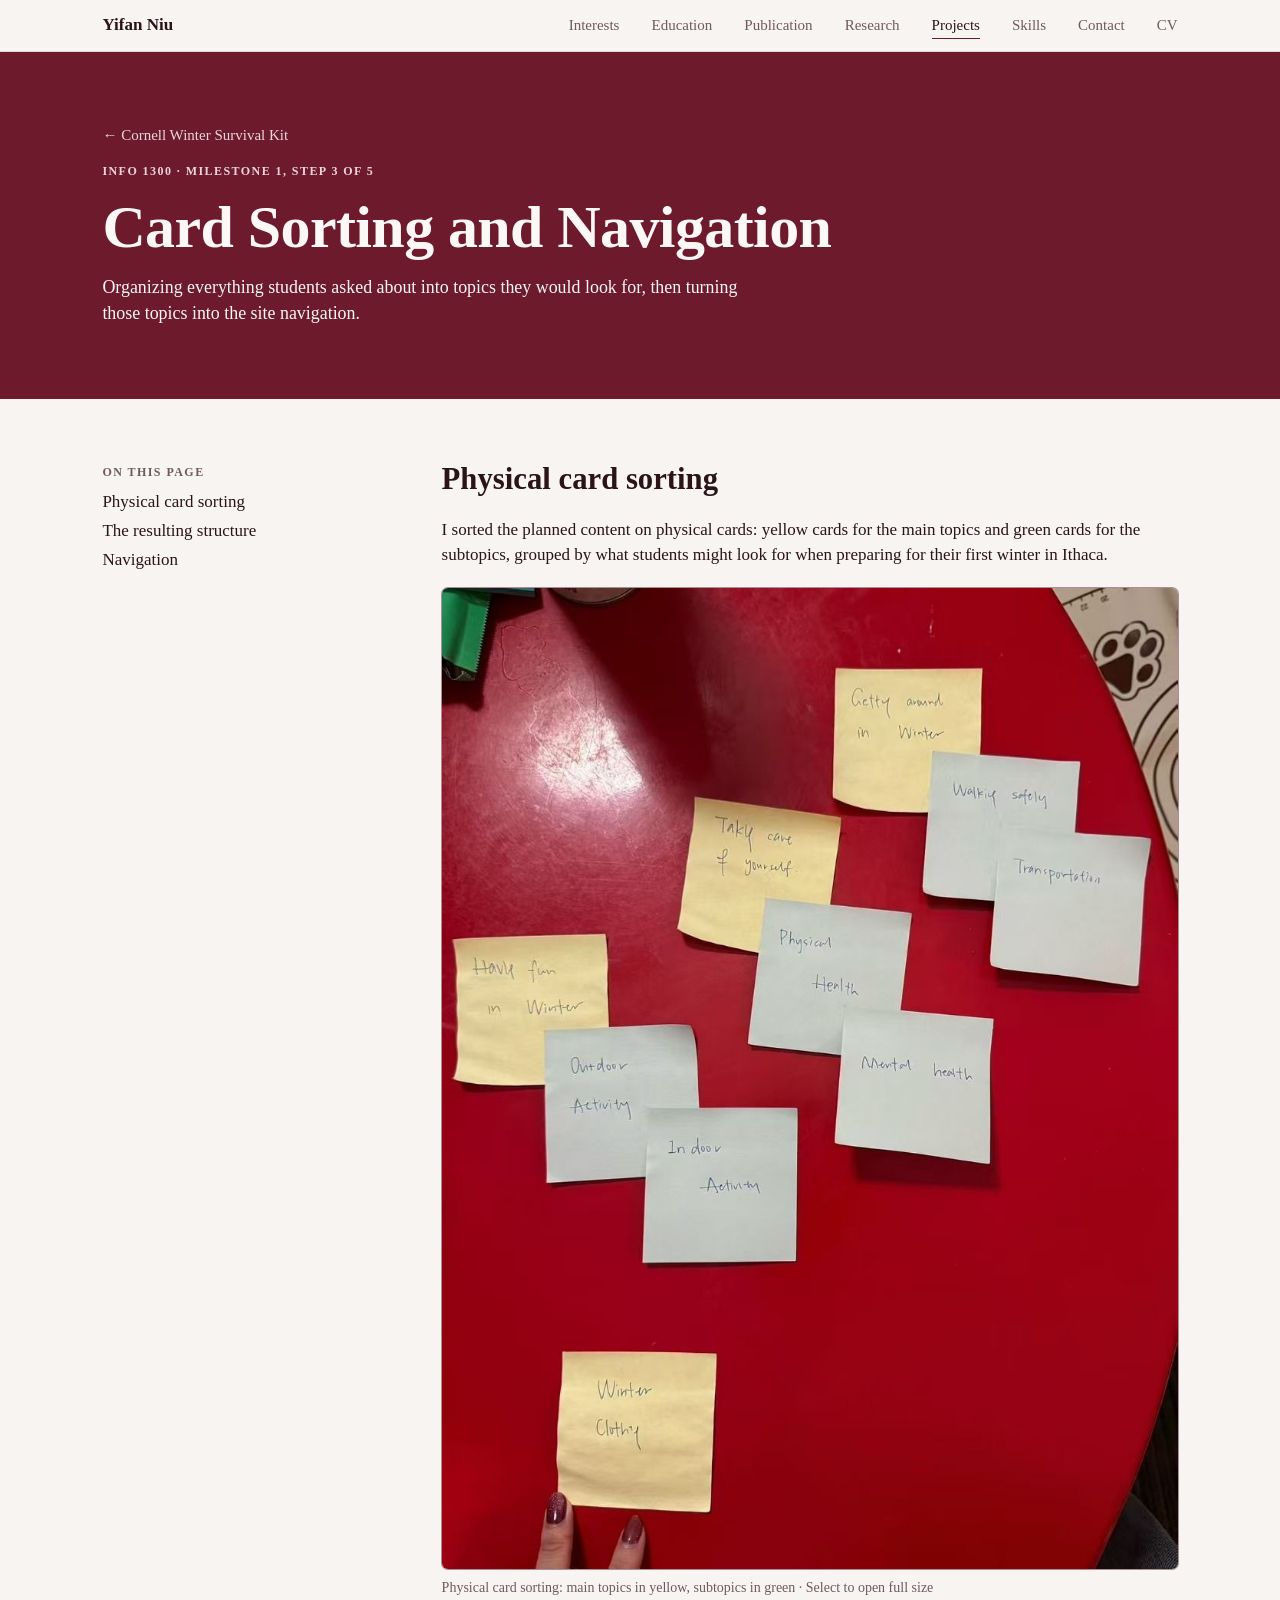
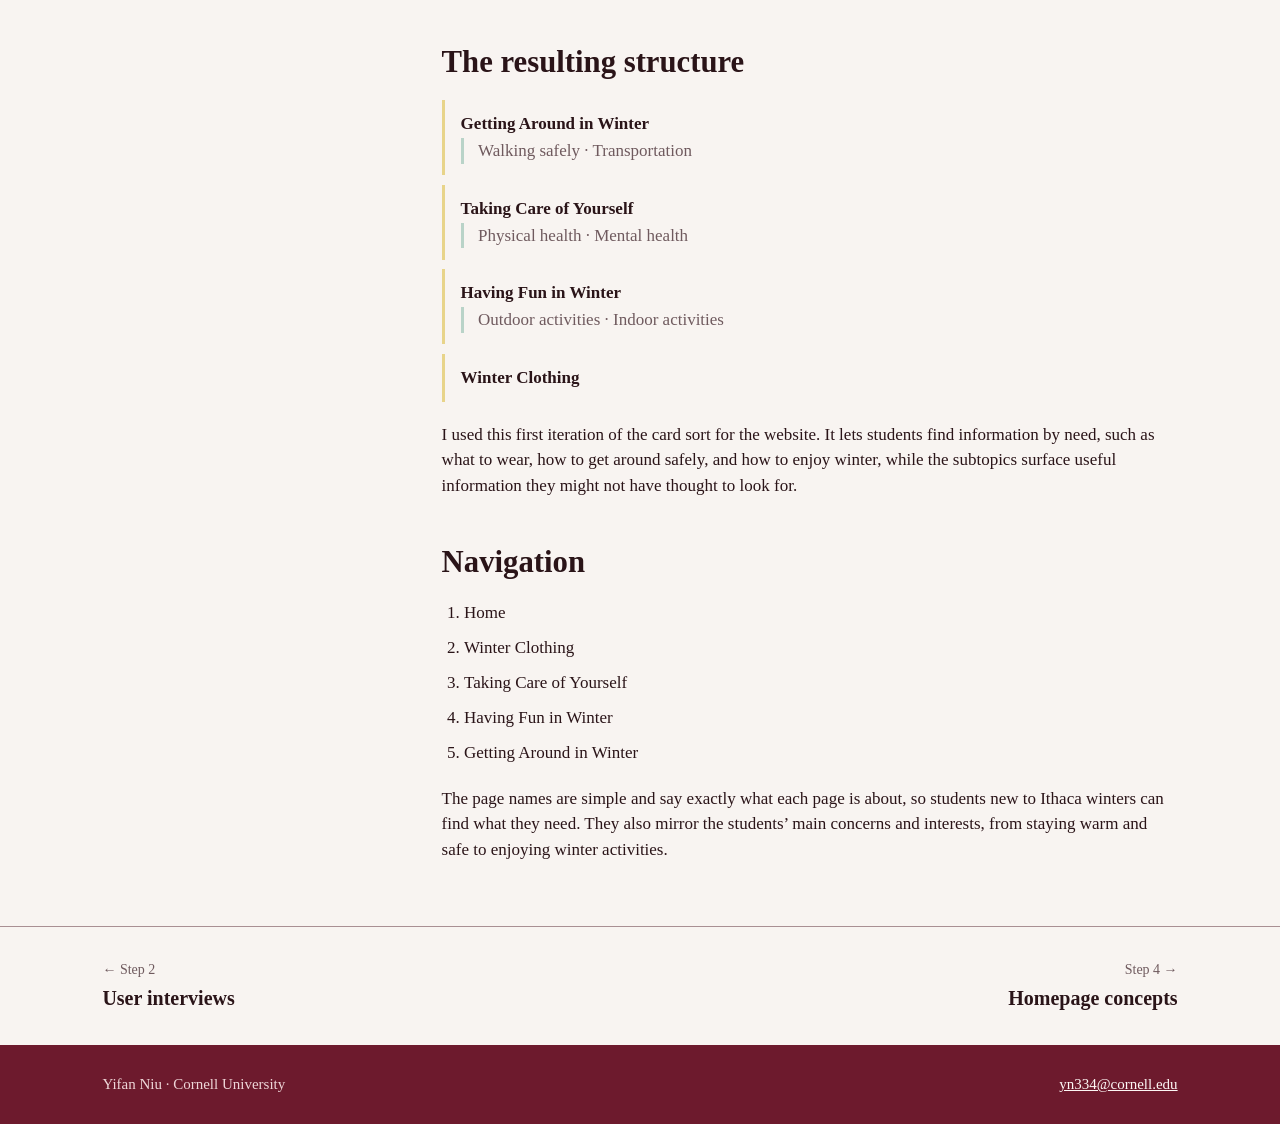
<file: info-1300-card-sorting.html>
<!doctype html>
<html lang="en">
<head>
<meta charset="utf-8">
<meta name="viewport" content="width=device-width, initial-scale=1, viewport-fit=cover">
<title>Card Sorting and Navigation | Cornell Winter Survival Kit</title>
<meta name="description" content="Organizing everything students asked about into topics they would look for, then turning those topics into the site navigation.">
<link rel="icon" href="data:image/svg+xml,%3Csvg xmlns='http://www.w3.org/2000/svg' viewBox='0 0 32 32'%3E%3Crect width='32' height='32' fill='%236d1a2d'/%3E%3Crect x='9' y='9' width='14' height='14' fill='none' stroke='%23fdf7f5' stroke-width='2'/%3E%3C/svg%3E">
<link rel="stylesheet" href="projects.css">
</head>
<body>
<nav class="site-nav" aria-label="Site">
  <div class="wrap">
    <a class="nav-name" href="index.html">Yifan Niu</a>
    <div class="nav-links">
      <a href="index.html#interests">Interests</a>
      <a href="index.html#education">Education</a>
      <a href="index.html#publication">Publication</a>
      <a href="index.html#research">Research</a>
      <a href="index.html#projects" aria-current="page">Projects</a>
      <a href="index.html#skills">Skills</a>
      <a href="index.html#contact">Contact</a>
      <a href="Yifan_Niu_CV.pdf" target="_blank" rel="noopener">CV</a>
    </div>
  </div>
</nav>
<header class="page-head">
  <div class="wrap">
    <a class="back" href="info-1300-web-design.html">← Cornell Winter Survival Kit</a>
    <p class="label">INFO 1300 · Milestone 1, step 3 of 5</p>
    <h1>Card Sorting and Navigation</h1>
    <p class="lead">Organizing everything students asked about into topics they would look for, then turning those topics into the site navigation.</p>
  </div>
</header>
<main class="band">
  <div class="wrap detail">
    <nav class="toc" aria-label="On this page"><p class="toc-title">On this page</p><ol><li><a href="#card-sorting">Physical card sorting</a></li><li><a href="#structure">The resulting structure</a></li><li><a href="#navigation">Navigation</a></li></ol></nav>
    <div class="detail-body interview">
      <section id="card-sorting" class="block"><h2>Physical card sorting</h2><p>I sorted the planned content on physical cards: yellow cards for the main topics and green cards for the subtopics, grouped by what students might look for when preparing for their first winter in Ithaca.</p><figure class="fig-large"><a href="images/info1300/card-sorting.jpg" target="_blank" rel="noopener"><img src="images/info1300/card-sorting.jpg" alt="Sketch: Physical card sorting: main topics in yellow, subtopics in green" width="960" height="1280" loading="lazy"></a><figcaption>Physical card sorting: main topics in yellow, subtopics in green · Select to open full size</figcaption></figure></section><section id="structure" class="block"><h2>The resulting structure</h2><ul class="tree"><li><b>Getting Around in Winter</b><span>Walking safely · Transportation</span></li><li><b>Taking Care of Yourself</b><span>Physical health · Mental health</span></li><li><b>Having Fun in Winter</b><span>Outdoor activities · Indoor activities</span></li><li><b>Winter Clothing</b></li></ul><p>I used this first iteration of the card sort for the website. It lets students find information by need, such as what to wear, how to get around safely, and how to enjoy winter, while the subtopics surface useful information they might not have thought to look for.</p></section><section id="navigation" class="block"><h2>Navigation</h2><ol class="pages"><li>Home</li><li>Winter Clothing</li><li>Taking Care of Yourself</li><li>Having Fun in Winter</li><li>Getting Around in Winter</li></ol><p>The page names are simple and say exactly what each page is about, so students new to Ithaca winters can find what they need. They also mirror the students’ main concerns and interests, from staying warm and safe to enjoying winter activities.</p></section>
    </div>
  </div>
</main>
<nav class="next" aria-label="Design process steps">
  <div class="wrap">
    <a href="info-1300-interviews.html"><span>← Step 2</span><b>User interviews</b></a>
    <a class="right" href="info-1300-homepage-concepts.html"><span>Step 4 →</span><b>Homepage concepts</b></a>
  </div>
</nav>
<footer class="foot">
  <div class="wrap">
    <span>Yifan Niu · Cornell University</span>
    <a href="mailto:yn334@cornell.edu">yn334@cornell.edu</a>
  </div>
</footer>
</body>
</html>
</file>
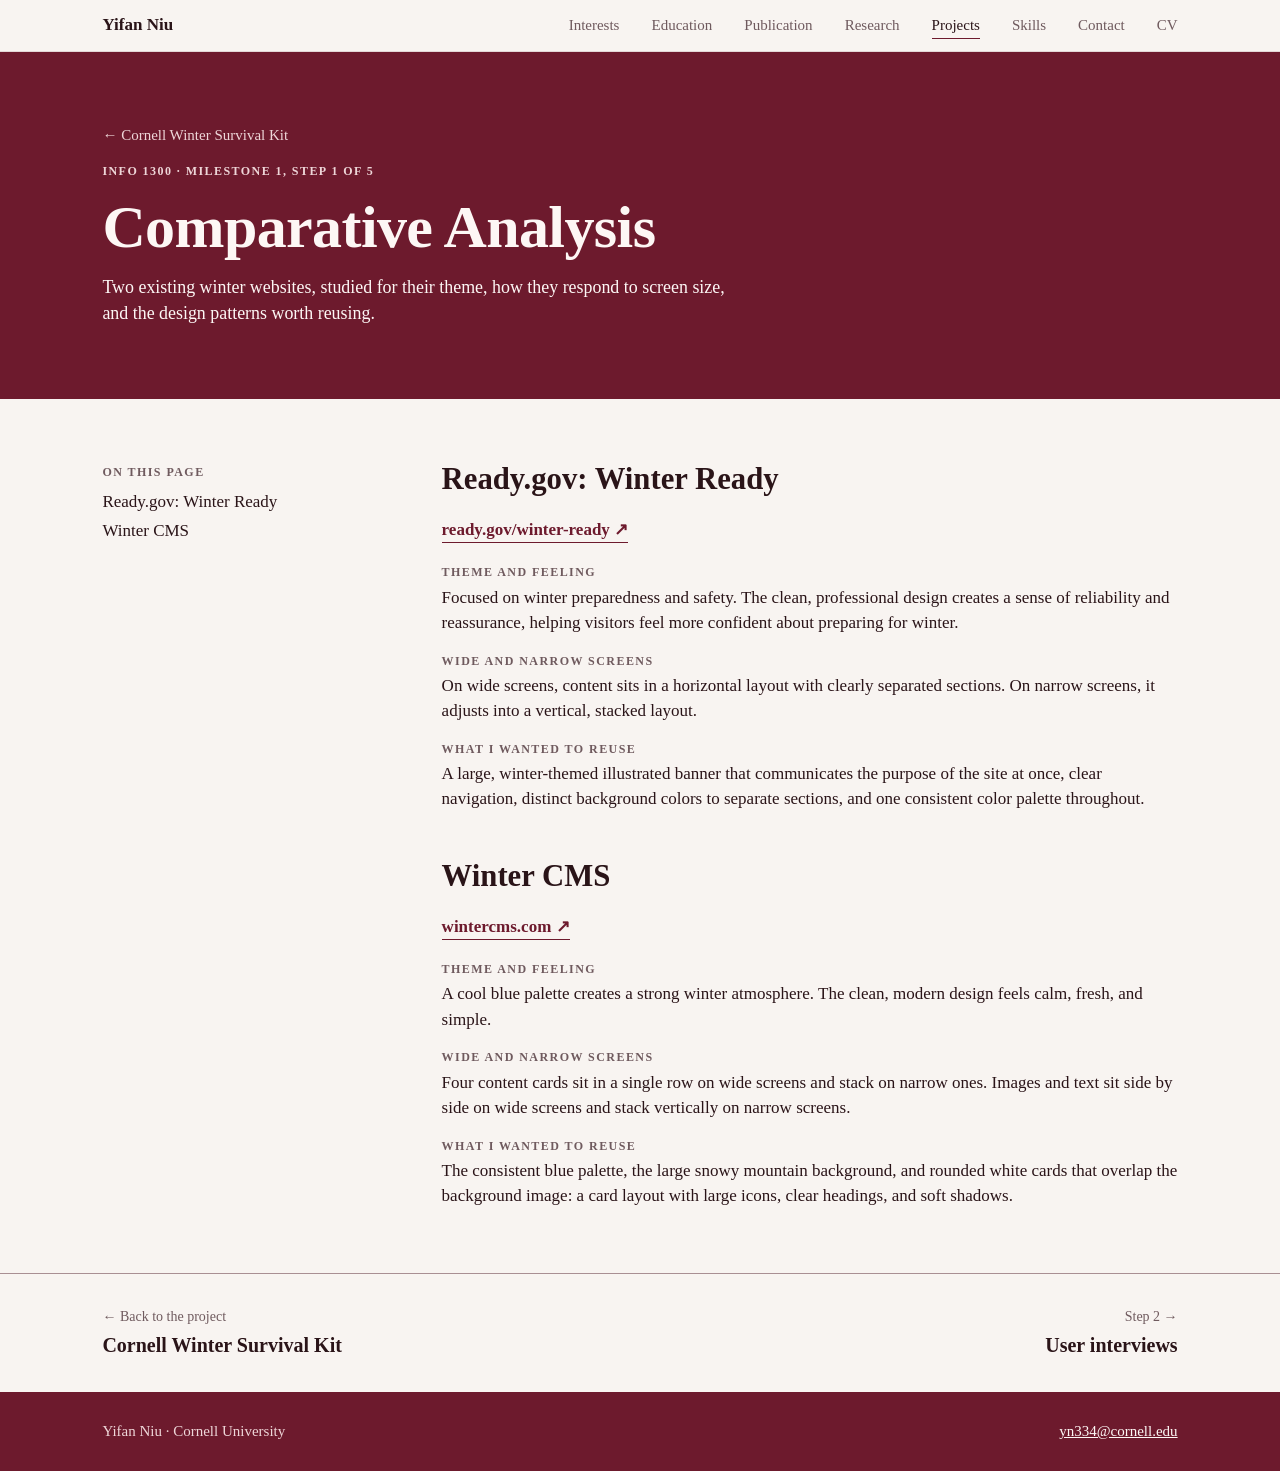
<file: info-1300-comparative-analysis.html>
<!doctype html>
<html lang="en">
<head>
<meta charset="utf-8">
<meta name="viewport" content="width=device-width, initial-scale=1, viewport-fit=cover">
<title>Comparative Analysis | Cornell Winter Survival Kit</title>
<meta name="description" content="Two existing winter websites, studied for their theme, how they respond to screen size, and the design patterns worth reusing.">
<link rel="icon" href="data:image/svg+xml,%3Csvg xmlns='http://www.w3.org/2000/svg' viewBox='0 0 32 32'%3E%3Crect width='32' height='32' fill='%236d1a2d'/%3E%3Crect x='9' y='9' width='14' height='14' fill='none' stroke='%23fdf7f5' stroke-width='2'/%3E%3C/svg%3E">
<link rel="stylesheet" href="projects.css">
</head>
<body>
<nav class="site-nav" aria-label="Site">
  <div class="wrap">
    <a class="nav-name" href="index.html">Yifan Niu</a>
    <div class="nav-links">
      <a href="index.html#interests">Interests</a>
      <a href="index.html#education">Education</a>
      <a href="index.html#publication">Publication</a>
      <a href="index.html#research">Research</a>
      <a href="index.html#projects" aria-current="page">Projects</a>
      <a href="index.html#skills">Skills</a>
      <a href="index.html#contact">Contact</a>
      <a href="Yifan_Niu_CV.pdf" target="_blank" rel="noopener">CV</a>
    </div>
  </div>
</nav>
<header class="page-head">
  <div class="wrap">
    <a class="back" href="info-1300-web-design.html">← Cornell Winter Survival Kit</a>
    <p class="label">INFO 1300 · Milestone 1, step 1 of 5</p>
    <h1>Comparative Analysis</h1>
    <p class="lead">Two existing winter websites, studied for their theme, how they respond to screen size, and the design patterns worth reusing.</p>
  </div>
</header>
<main class="band">
  <div class="wrap detail">
    <nav class="toc" aria-label="On this page"><p class="toc-title">On this page</p><ol><li><a href="#winter-ready">Ready.gov: Winter Ready</a></li><li><a href="#winter-cms">Winter CMS</a></li></ol></nav>
    <div class="detail-body interview">
      <section id="winter-ready" class="block"><h2>Ready.gov: Winter Ready</h2><a class="ext" href="https://www.ready.gov/winter-ready" target="_blank" rel="noopener">ready.gov/winter-ready ↗</a><dl class="kv"><div><dt>Theme and feeling</dt><dd>Focused on winter preparedness and safety. The clean, professional design creates a sense of reliability and reassurance, helping visitors feel more confident about preparing for winter.</dd></div><div><dt>Wide and narrow screens</dt><dd>On wide screens, content sits in a horizontal layout with clearly separated sections. On narrow screens, it adjusts into a vertical, stacked layout.</dd></div><div><dt>What I wanted to reuse</dt><dd>A large, winter-themed illustrated banner that communicates the purpose of the site at once, clear navigation, distinct background colors to separate sections, and one consistent color palette throughout.</dd></div></dl></section><section id="winter-cms" class="block"><h2>Winter CMS</h2><a class="ext" href="https://wintercms.com/" target="_blank" rel="noopener">wintercms.com ↗</a><dl class="kv"><div><dt>Theme and feeling</dt><dd>A cool blue palette creates a strong winter atmosphere. The clean, modern design feels calm, fresh, and simple.</dd></div><div><dt>Wide and narrow screens</dt><dd>Four content cards sit in a single row on wide screens and stack on narrow ones. Images and text sit side by side on wide screens and stack vertically on narrow screens.</dd></div><div><dt>What I wanted to reuse</dt><dd>The consistent blue palette, the large snowy mountain background, and rounded white cards that overlap the background image: a card layout with large icons, clear headings, and soft shadows.</dd></div></dl></section>
    </div>
  </div>
</main>
<nav class="next" aria-label="Design process steps">
  <div class="wrap">
    <a href="info-1300-web-design.html"><span>← Back to the project</span><b>Cornell Winter Survival Kit</b></a>
    <a class="right" href="info-1300-interviews.html"><span>Step 2 →</span><b>User interviews</b></a>
  </div>
</nav>
<footer class="foot">
  <div class="wrap">
    <span>Yifan Niu · Cornell University</span>
    <a href="mailto:yn334@cornell.edu">yn334@cornell.edu</a>
  </div>
</footer>
</body>
</html>
</file>
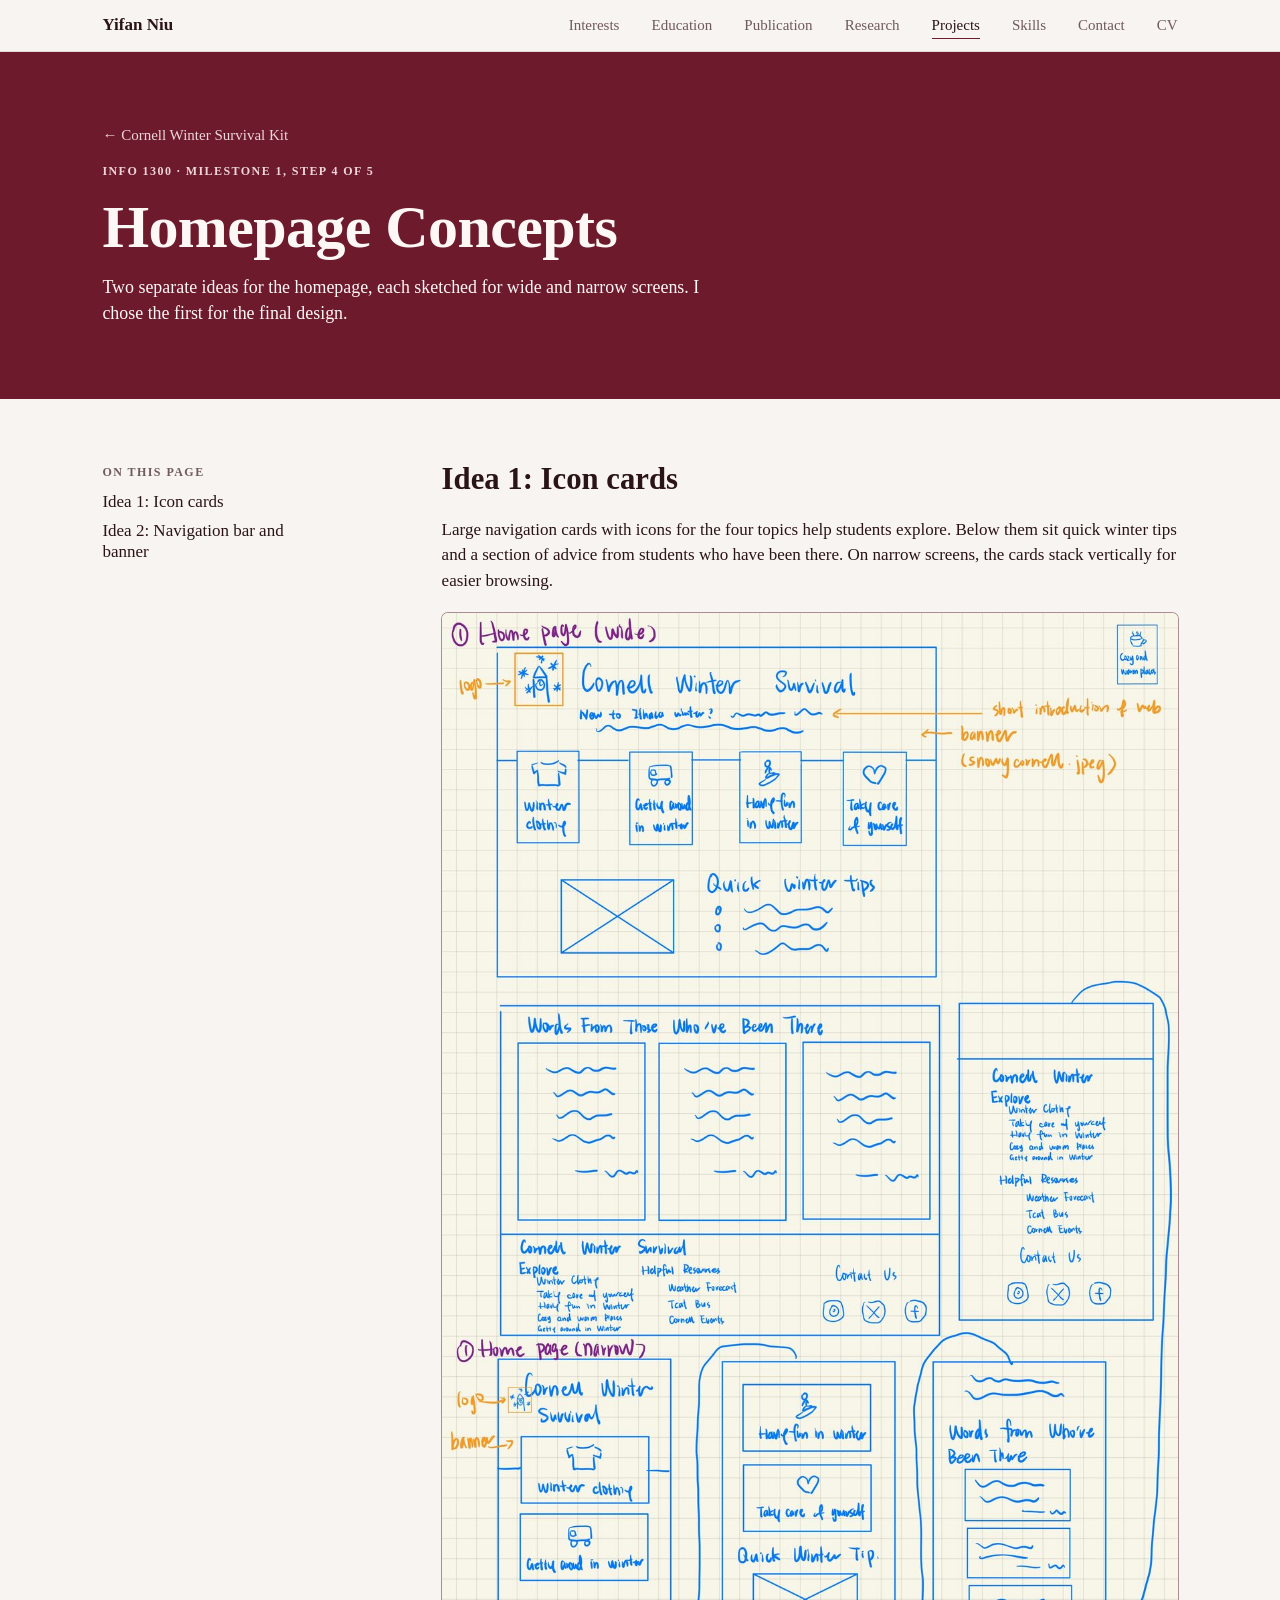
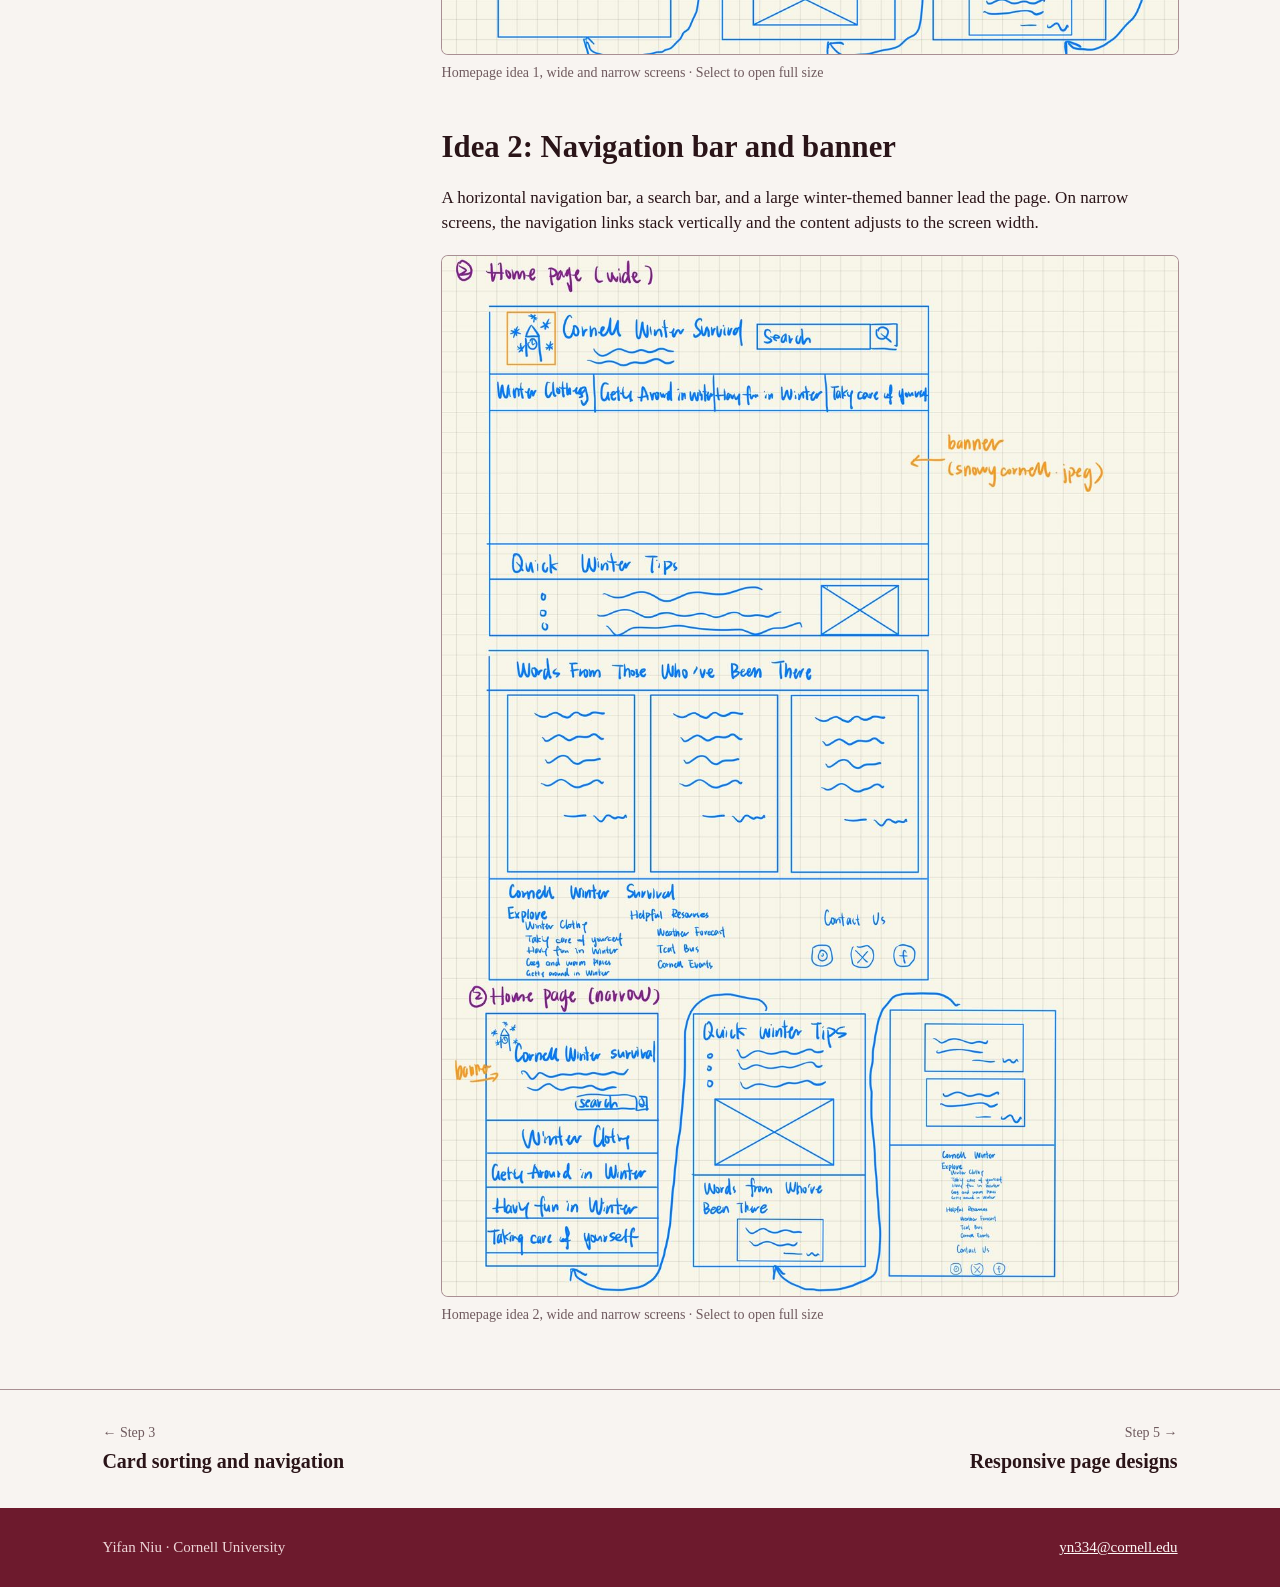
<file: info-1300-homepage-concepts.html>
<!doctype html>
<html lang="en">
<head>
<meta charset="utf-8">
<meta name="viewport" content="width=device-width, initial-scale=1, viewport-fit=cover">
<title>Homepage Concepts | Cornell Winter Survival Kit</title>
<meta name="description" content="Two separate ideas for the homepage, each sketched for wide and narrow screens. I chose the first for the final design.">
<link rel="icon" href="data:image/svg+xml,%3Csvg xmlns='http://www.w3.org/2000/svg' viewBox='0 0 32 32'%3E%3Crect width='32' height='32' fill='%236d1a2d'/%3E%3Crect x='9' y='9' width='14' height='14' fill='none' stroke='%23fdf7f5' stroke-width='2'/%3E%3C/svg%3E">
<link rel="stylesheet" href="projects.css">
</head>
<body>
<nav class="site-nav" aria-label="Site">
  <div class="wrap">
    <a class="nav-name" href="index.html">Yifan Niu</a>
    <div class="nav-links">
      <a href="index.html#interests">Interests</a>
      <a href="index.html#education">Education</a>
      <a href="index.html#publication">Publication</a>
      <a href="index.html#research">Research</a>
      <a href="index.html#projects" aria-current="page">Projects</a>
      <a href="index.html#skills">Skills</a>
      <a href="index.html#contact">Contact</a>
      <a href="Yifan_Niu_CV.pdf" target="_blank" rel="noopener">CV</a>
    </div>
  </div>
</nav>
<header class="page-head">
  <div class="wrap">
    <a class="back" href="info-1300-web-design.html">← Cornell Winter Survival Kit</a>
    <p class="label">INFO 1300 · Milestone 1, step 4 of 5</p>
    <h1>Homepage Concepts</h1>
    <p class="lead">Two separate ideas for the homepage, each sketched for wide and narrow screens. I chose the first for the final design.</p>
  </div>
</header>
<main class="band">
  <div class="wrap detail">
    <nav class="toc" aria-label="On this page"><p class="toc-title">On this page</p><ol><li><a href="#idea-1">Idea 1: Icon cards</a></li><li><a href="#idea-2">Idea 2: Navigation bar and banner</a></li></ol></nav>
    <div class="detail-body interview">
      <section id="idea-1" class="block"><h2>Idea 1: Icon cards</h2><p>Large navigation cards with icons for the four topics help students explore. Below them sit quick winter tips and a section of advice from students who have been there. On narrow screens, the cards stack vertically for easier browsing.</p><figure class="fig-large"><a href="images/info1300/home-idea-1.jpg" target="_blank" rel="noopener"><img src="images/info1300/home-idea-1.jpg" alt="Sketch: Homepage idea 1, wide and narrow screens" width="1100" height="1555" loading="lazy"></a><figcaption>Homepage idea 1, wide and narrow screens · Select to open full size</figcaption></figure></section><section id="idea-2" class="block"><h2>Idea 2: Navigation bar and banner</h2><p>A horizontal navigation bar, a search bar, and a large winter-themed banner lead the page. On narrow screens, the navigation links stack vertically and the content adjusts to the screen width.</p><figure class="fig-large"><a href="images/info1300/home-idea-2.jpg" target="_blank" rel="noopener"><img src="images/info1300/home-idea-2.jpg" alt="Sketch: Homepage idea 2, wide and narrow screens" width="1100" height="1555" loading="lazy"></a><figcaption>Homepage idea 2, wide and narrow screens · Select to open full size</figcaption></figure></section>
    </div>
  </div>
</main>
<nav class="next" aria-label="Design process steps">
  <div class="wrap">
    <a href="info-1300-card-sorting.html"><span>← Step 3</span><b>Card sorting and navigation</b></a>
    <a class="right" href="info-1300-page-designs.html"><span>Step 5 →</span><b>Responsive page designs</b></a>
  </div>
</nav>
<footer class="foot">
  <div class="wrap">
    <span>Yifan Niu · Cornell University</span>
    <a href="mailto:yn334@cornell.edu">yn334@cornell.edu</a>
  </div>
</footer>
</body>
</html>
</file>
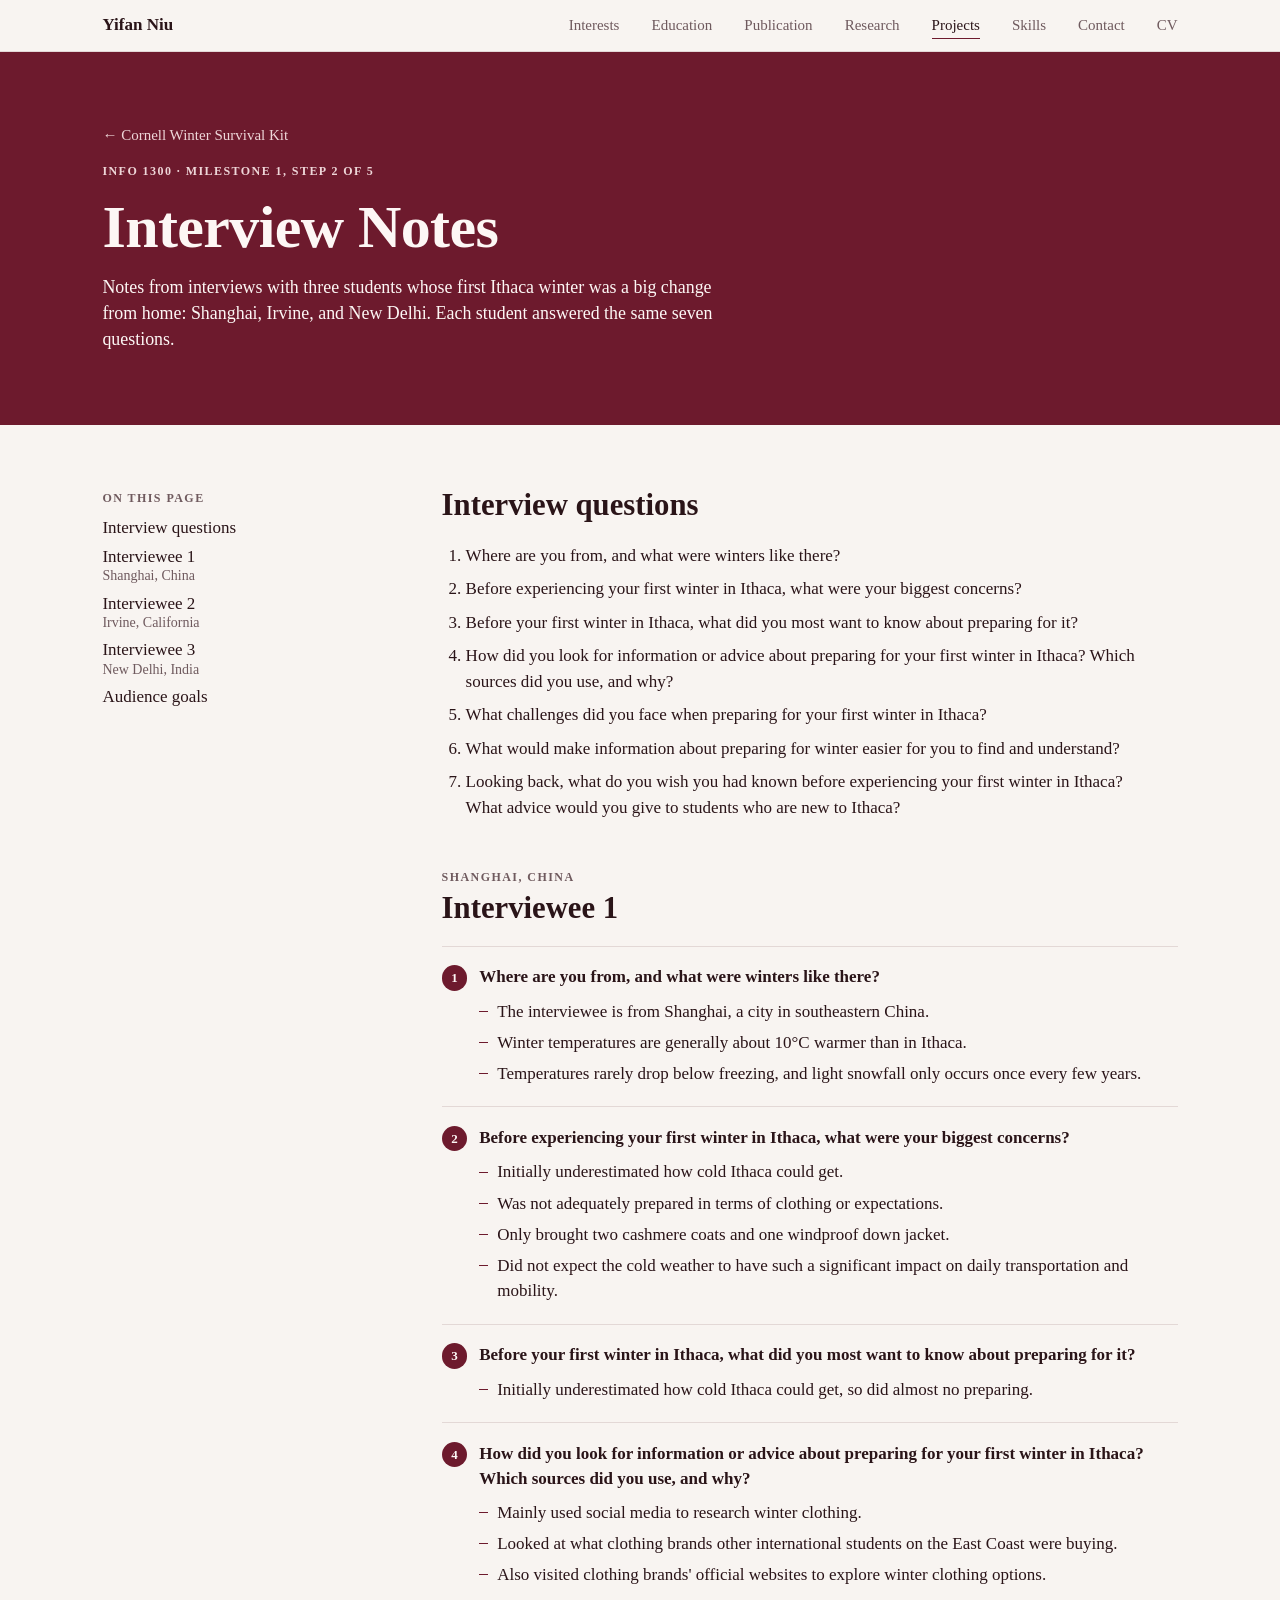
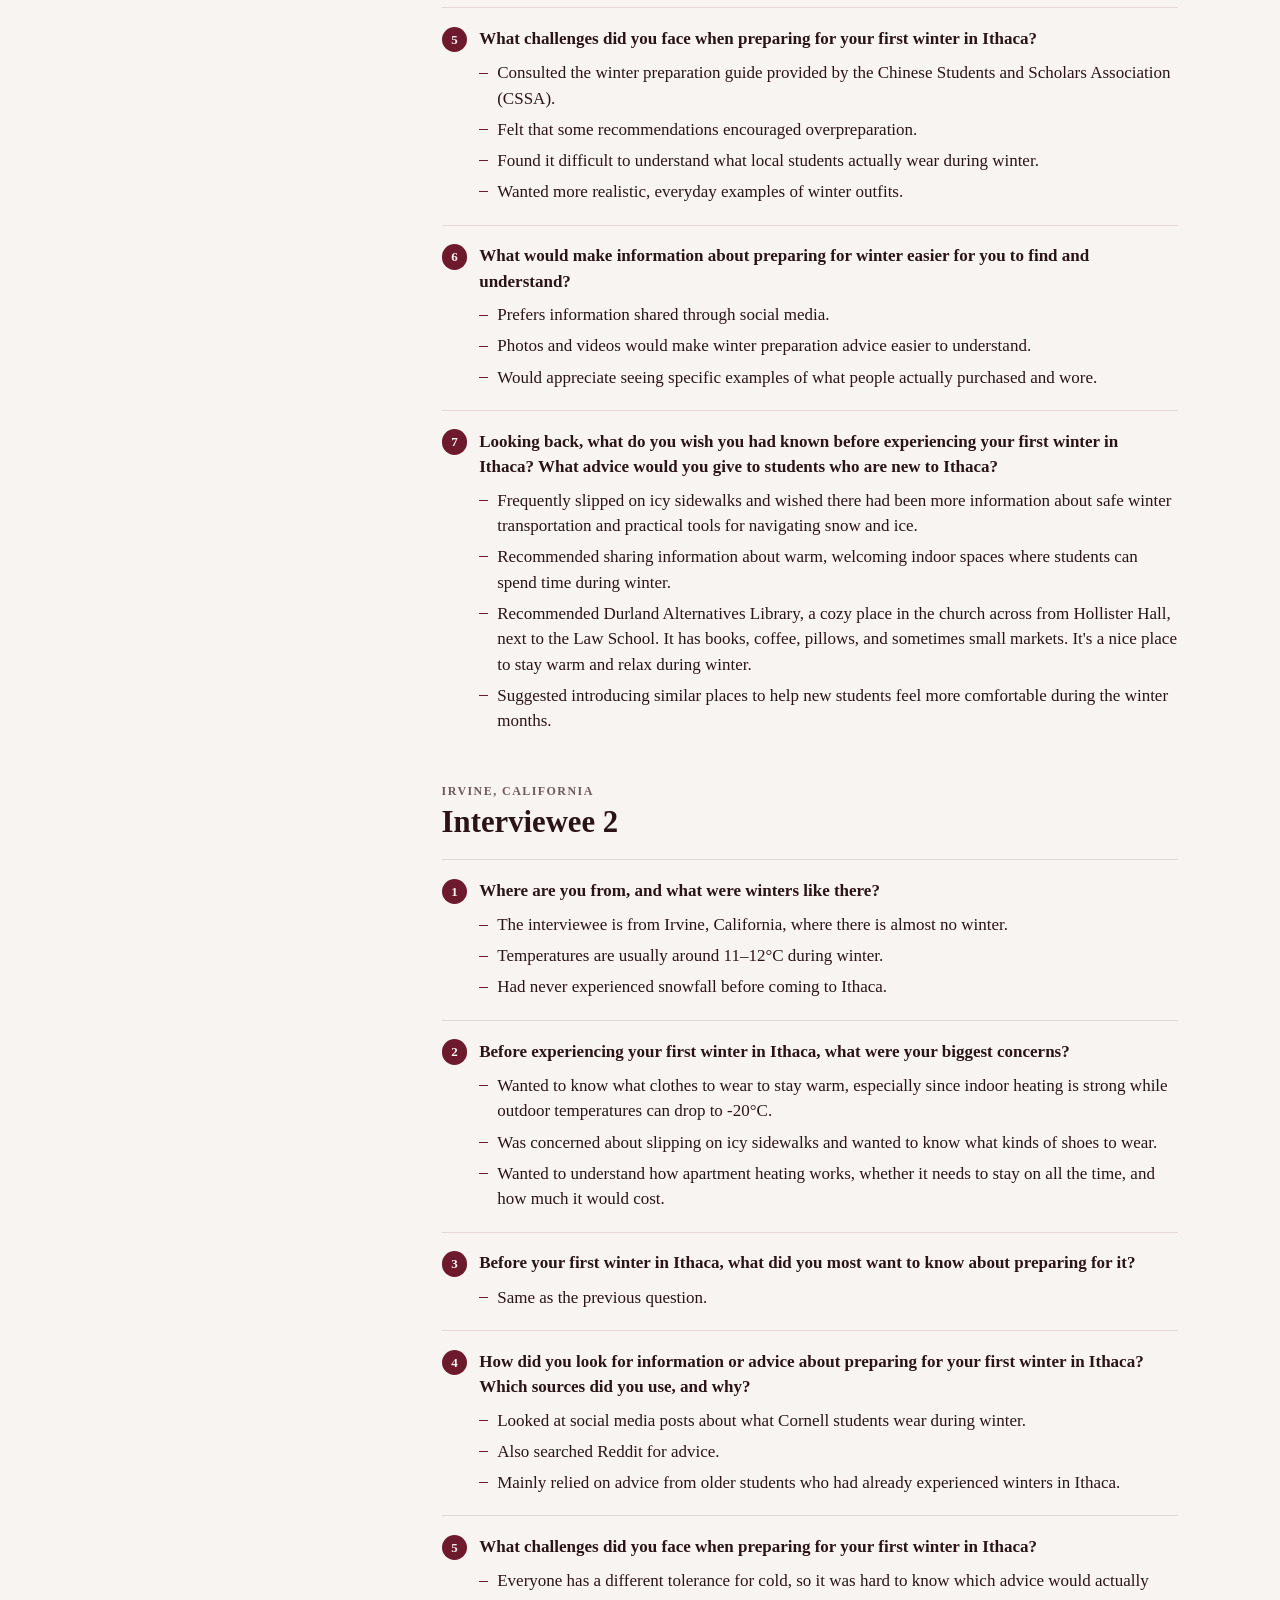
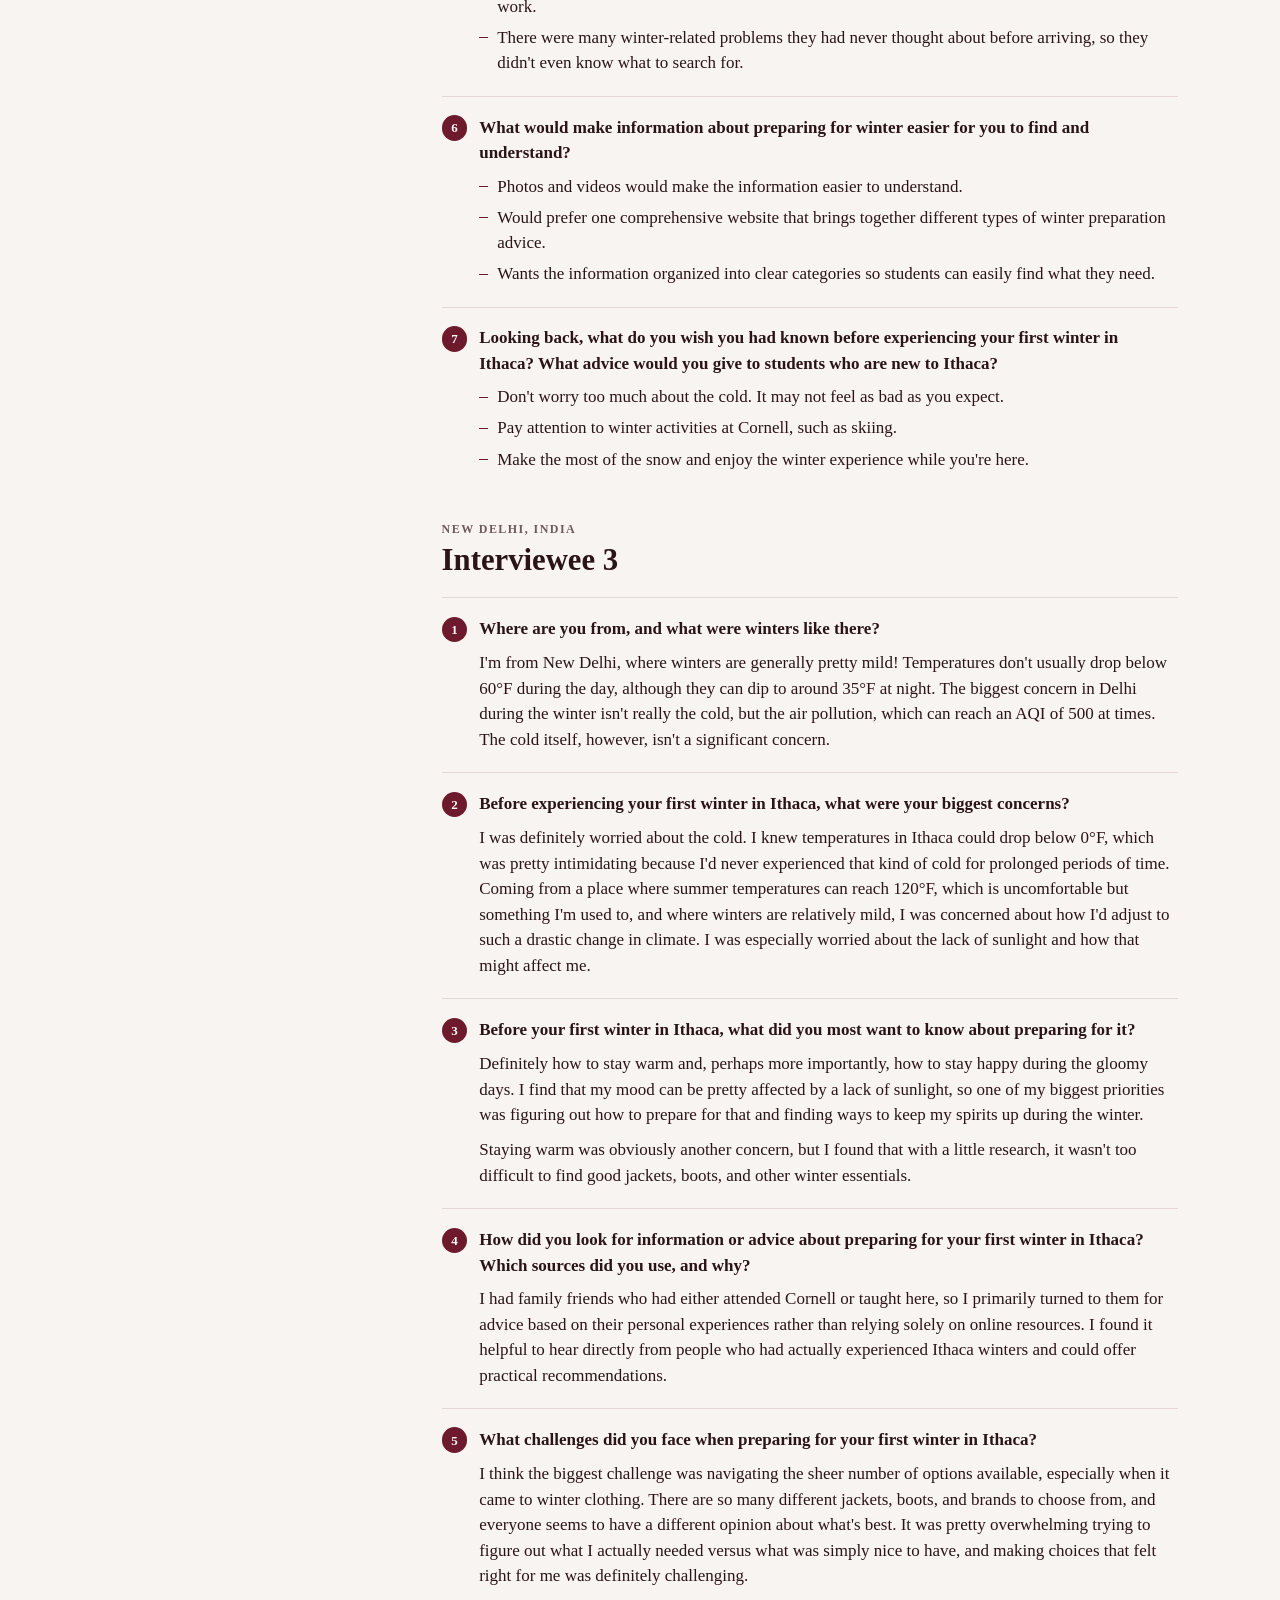
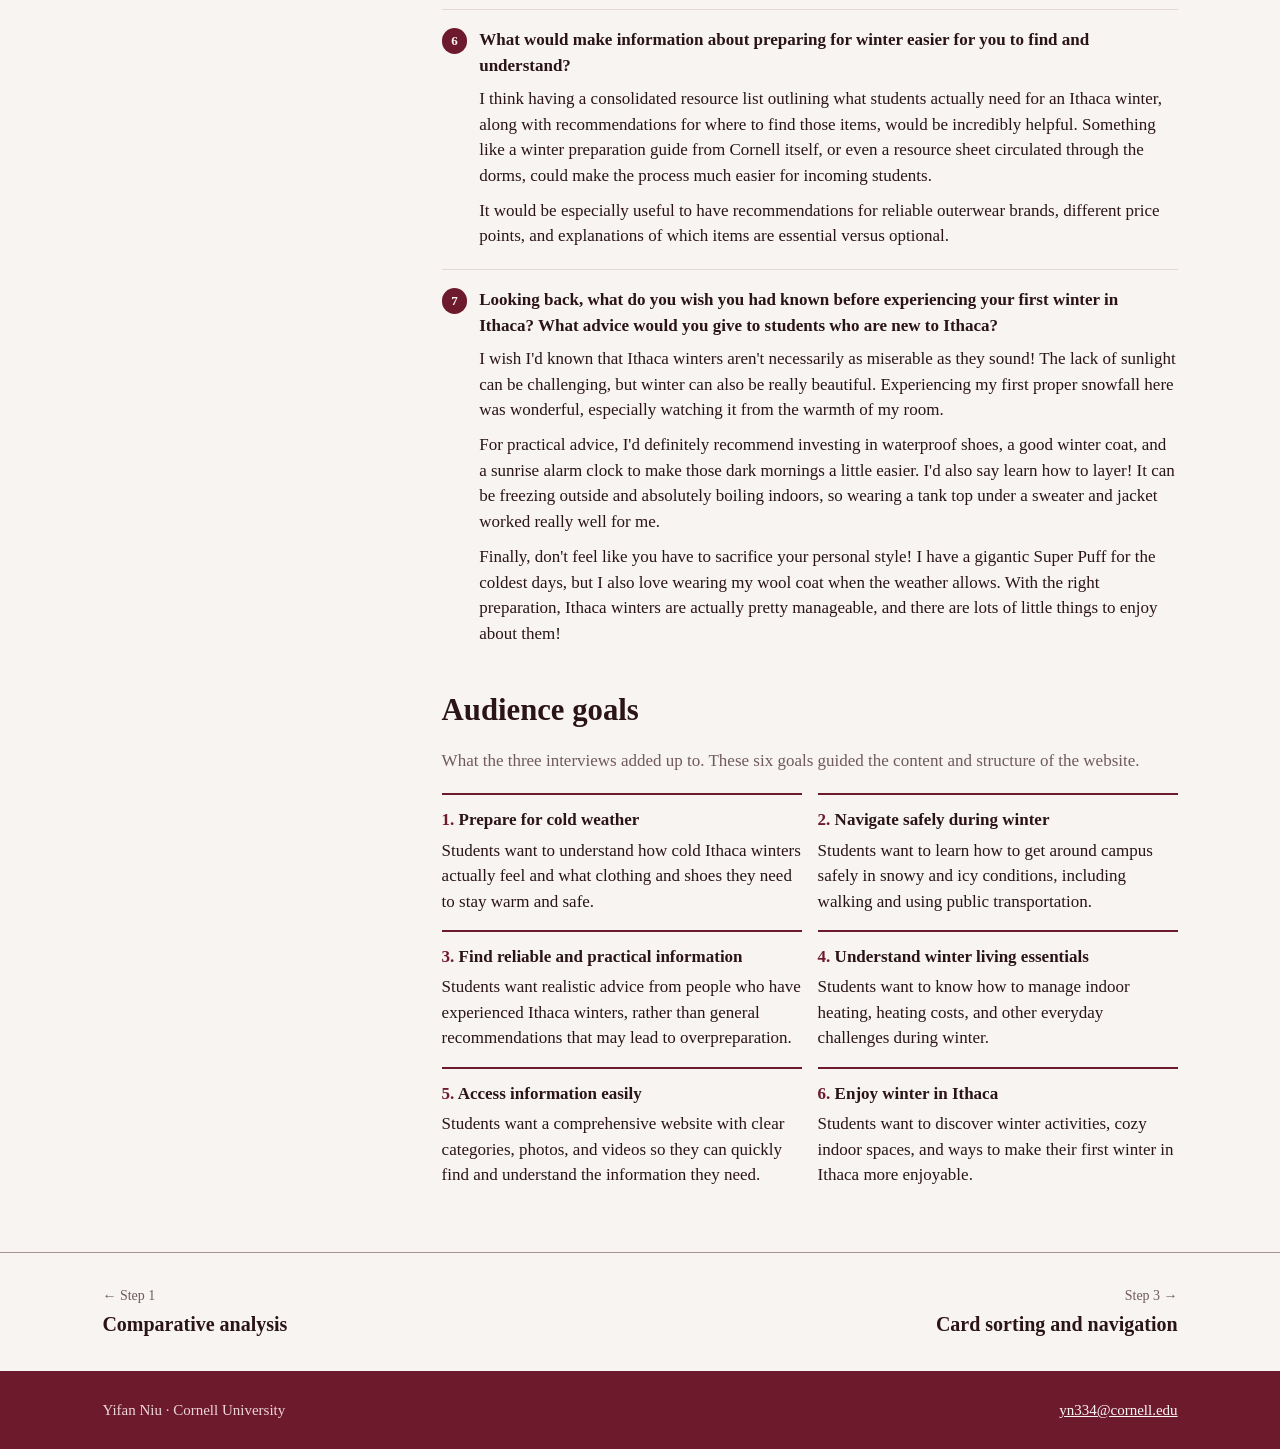
<file: info-1300-interviews.html>
<!doctype html>
<html lang="en">
<head>
<meta charset="utf-8">
<meta name="viewport" content="width=device-width, initial-scale=1, viewport-fit=cover">
<title>Interview Notes | Cornell Winter Survival Kit</title>
<meta name="description" content="User interview notes from Cornell Winter Survival Kit, an INFO 1300 web design project by Yifan Niu.">
<link rel="icon" href="data:image/svg+xml,%3Csvg xmlns='http://www.w3.org/2000/svg' viewBox='0 0 32 32'%3E%3Crect width='32' height='32' fill='%236d1a2d'/%3E%3Crect x='9' y='9' width='14' height='14' fill='none' stroke='%23fdf7f5' stroke-width='2'/%3E%3C/svg%3E">
<link rel="stylesheet" href="projects.css">
</head>
<body>
<nav class="site-nav" aria-label="Site">
  <div class="wrap">
    <a class="nav-name" href="index.html">Yifan Niu</a>
    <div class="nav-links">
      <a href="index.html#interests">Interests</a>
      <a href="index.html#education">Education</a>
      <a href="index.html#publication">Publication</a>
      <a href="index.html#research">Research</a>
      <a href="index.html#projects" aria-current="page">Projects</a>
      <a href="index.html#skills">Skills</a>
      <a href="index.html#contact">Contact</a>
      <a href="Yifan_Niu_CV.pdf" target="_blank" rel="noopener">CV</a>
    </div>
  </div>
</nav>
<header class="page-head">
  <div class="wrap">
    <a class="back" href="info-1300-web-design.html">← Cornell Winter Survival Kit</a>
    <p class="label">INFO 1300 · Milestone 1, step 2 of 5</p>
    <h1>Interview Notes</h1>
    <p class="lead">Notes from interviews with three students whose first Ithaca winter was a big change from home: Shanghai, Irvine, and New Delhi. Each student answered the same seven questions.</p>
  </div>
</header>
<main class="band">
  <div class="wrap detail">
    <nav class="toc" aria-label="On this page"><p class="toc-title">On this page</p><ol><li><a href="#questions">Interview questions</a></li><li><a href="#interviewee-1">Interviewee 1<span>Shanghai, China</span></a></li><li><a href="#interviewee-2">Interviewee 2<span>Irvine, California</span></a></li><li><a href="#interviewee-3">Interviewee 3<span>New Delhi, India</span></a></li><li><a href="#goals">Audience goals</a></li></ol></nav>
    <div class="detail-body interview">
      <section id="questions" class="block"><h2>Interview questions</h2><ol class="questions"><li>Where are you from, and what were winters like there?</li><li>Before experiencing your first winter in Ithaca, what were your biggest concerns?</li><li>Before your first winter in Ithaca, what did you most want to know about preparing for it?</li><li>How did you look for information or advice about preparing for your first winter in Ithaca? Which sources did you use, and why?</li><li>What challenges did you face when preparing for your first winter in Ithaca?</li><li>What would make information about preparing for winter easier for you to find and understand?</li><li>Looking back, what do you wish you had known before experiencing your first winter in Ithaca? What advice would you give to students who are new to Ithaca?</li></ol></section>
      <section id="interviewee-1" class="block"><p class="label">Shanghai, China</p><h2>Interviewee 1</h2><div class="qa"><p class="q"><span>1</span>Where are you from, and what were winters like there?</p><div class="a"><ul class="notes"><li>The interviewee is from Shanghai, a city in southeastern China.</li><li>Winter temperatures are generally about 10°C warmer than in Ithaca.</li><li>Temperatures rarely drop below freezing, and light snowfall only occurs once every few years.</li></ul></div></div><div class="qa"><p class="q"><span>2</span>Before experiencing your first winter in Ithaca, what were your biggest concerns?</p><div class="a"><ul class="notes"><li>Initially underestimated how cold Ithaca could get.</li><li>Was not adequately prepared in terms of clothing or expectations.</li><li>Only brought two cashmere coats and one windproof down jacket.</li><li>Did not expect the cold weather to have such a significant impact on daily transportation and mobility.</li></ul></div></div><div class="qa"><p class="q"><span>3</span>Before your first winter in Ithaca, what did you most want to know about preparing for it?</p><div class="a"><ul class="notes"><li>Initially underestimated how cold Ithaca could get, so did almost no preparing.</li></ul></div></div><div class="qa"><p class="q"><span>4</span>How did you look for information or advice about preparing for your first winter in Ithaca? Which sources did you use, and why?</p><div class="a"><ul class="notes"><li>Mainly used social media to research winter clothing.</li><li>Looked at what clothing brands other international students on the East Coast were buying.</li><li>Also visited clothing brands&#x27; official websites to explore winter clothing options.</li></ul></div></div><div class="qa"><p class="q"><span>5</span>What challenges did you face when preparing for your first winter in Ithaca?</p><div class="a"><ul class="notes"><li>Consulted the winter preparation guide provided by the Chinese Students and Scholars Association (CSSA).</li><li>Felt that some recommendations encouraged overpreparation.</li><li>Found it difficult to understand what local students actually wear during winter.</li><li>Wanted more realistic, everyday examples of winter outfits.</li></ul></div></div><div class="qa"><p class="q"><span>6</span>What would make information about preparing for winter easier for you to find and understand?</p><div class="a"><ul class="notes"><li>Prefers information shared through social media.</li><li>Photos and videos would make winter preparation advice easier to understand.</li><li>Would appreciate seeing specific examples of what people actually purchased and wore.</li></ul></div></div><div class="qa"><p class="q"><span>7</span>Looking back, what do you wish you had known before experiencing your first winter in Ithaca? What advice would you give to students who are new to Ithaca?</p><div class="a"><ul class="notes"><li>Frequently slipped on icy sidewalks and wished there had been more information about safe winter transportation and practical tools for navigating snow and ice.</li><li>Recommended sharing information about warm, welcoming indoor spaces where students can spend time during winter.</li><li>Recommended Durland Alternatives Library, a cozy place in the church across from Hollister Hall, next to the Law School. It has books, coffee, pillows, and sometimes small markets. It&#x27;s a nice place to stay warm and relax during winter.</li><li>Suggested introducing similar places to help new students feel more comfortable during the winter months.</li></ul></div></div></section><section id="interviewee-2" class="block"><p class="label">Irvine, California</p><h2>Interviewee 2</h2><div class="qa"><p class="q"><span>1</span>Where are you from, and what were winters like there?</p><div class="a"><ul class="notes"><li>The interviewee is from Irvine, California, where there is almost no winter.</li><li>Temperatures are usually around 11–12°C during winter.</li><li>Had never experienced snowfall before coming to Ithaca.</li></ul></div></div><div class="qa"><p class="q"><span>2</span>Before experiencing your first winter in Ithaca, what were your biggest concerns?</p><div class="a"><ul class="notes"><li>Wanted to know what clothes to wear to stay warm, especially since indoor heating is strong while outdoor temperatures can drop to -20°C.</li><li>Was concerned about slipping on icy sidewalks and wanted to know what kinds of shoes to wear.</li><li>Wanted to understand how apartment heating works, whether it needs to stay on all the time, and how much it would cost.</li></ul></div></div><div class="qa"><p class="q"><span>3</span>Before your first winter in Ithaca, what did you most want to know about preparing for it?</p><div class="a"><ul class="notes"><li>Same as the previous question.</li></ul></div></div><div class="qa"><p class="q"><span>4</span>How did you look for information or advice about preparing for your first winter in Ithaca? Which sources did you use, and why?</p><div class="a"><ul class="notes"><li>Looked at social media posts about what Cornell students wear during winter.</li><li>Also searched Reddit for advice.</li><li>Mainly relied on advice from older students who had already experienced winters in Ithaca.</li></ul></div></div><div class="qa"><p class="q"><span>5</span>What challenges did you face when preparing for your first winter in Ithaca?</p><div class="a"><ul class="notes"><li>Everyone has a different tolerance for cold, so it was hard to know which advice would actually work.</li><li>There were many winter-related problems they had never thought about before arriving, so they didn&#x27;t even know what to search for.</li></ul></div></div><div class="qa"><p class="q"><span>6</span>What would make information about preparing for winter easier for you to find and understand?</p><div class="a"><ul class="notes"><li>Photos and videos would make the information easier to understand.</li><li>Would prefer one comprehensive website that brings together different types of winter preparation advice.</li><li>Wants the information organized into clear categories so students can easily find what they need.</li></ul></div></div><div class="qa"><p class="q"><span>7</span>Looking back, what do you wish you had known before experiencing your first winter in Ithaca? What advice would you give to students who are new to Ithaca?</p><div class="a"><ul class="notes"><li>Don&#x27;t worry too much about the cold. It may not feel as bad as you expect.</li><li>Pay attention to winter activities at Cornell, such as skiing.</li><li>Make the most of the snow and enjoy the winter experience while you&#x27;re here.</li></ul></div></div></section><section id="interviewee-3" class="block"><p class="label">New Delhi, India</p><h2>Interviewee 3</h2><div class="qa"><p class="q"><span>1</span>Where are you from, and what were winters like there?</p><div class="a"><p>I&#x27;m from New Delhi, where winters are generally pretty mild! Temperatures don&#x27;t usually drop below 60°F during the day, although they can dip to around 35°F at night. The biggest concern in Delhi during the winter isn&#x27;t really the cold, but the air pollution, which can reach an AQI of 500 at times. The cold itself, however, isn&#x27;t a significant concern.</p></div></div><div class="qa"><p class="q"><span>2</span>Before experiencing your first winter in Ithaca, what were your biggest concerns?</p><div class="a"><p>I was definitely worried about the cold. I knew temperatures in Ithaca could drop below 0°F, which was pretty intimidating because I&#x27;d never experienced that kind of cold for prolonged periods of time. Coming from a place where summer temperatures can reach 120°F, which is uncomfortable but something I&#x27;m used to, and where winters are relatively mild, I was concerned about how I&#x27;d adjust to such a drastic change in climate. I was especially worried about the lack of sunlight and how that might affect me.</p></div></div><div class="qa"><p class="q"><span>3</span>Before your first winter in Ithaca, what did you most want to know about preparing for it?</p><div class="a"><p>Definitely how to stay warm and, perhaps more importantly, how to stay happy during the gloomy days. I find that my mood can be pretty affected by a lack of sunlight, so one of my biggest priorities was figuring out how to prepare for that and finding ways to keep my spirits up during the winter.</p><p>Staying warm was obviously another concern, but I found that with a little research, it wasn&#x27;t too difficult to find good jackets, boots, and other winter essentials.</p></div></div><div class="qa"><p class="q"><span>4</span>How did you look for information or advice about preparing for your first winter in Ithaca? Which sources did you use, and why?</p><div class="a"><p>I had family friends who had either attended Cornell or taught here, so I primarily turned to them for advice based on their personal experiences rather than relying solely on online resources. I found it helpful to hear directly from people who had actually experienced Ithaca winters and could offer practical recommendations.</p></div></div><div class="qa"><p class="q"><span>5</span>What challenges did you face when preparing for your first winter in Ithaca?</p><div class="a"><p>I think the biggest challenge was navigating the sheer number of options available, especially when it came to winter clothing. There are so many different jackets, boots, and brands to choose from, and everyone seems to have a different opinion about what&#x27;s best. It was pretty overwhelming trying to figure out what I actually needed versus what was simply nice to have, and making choices that felt right for me was definitely challenging.</p></div></div><div class="qa"><p class="q"><span>6</span>What would make information about preparing for winter easier for you to find and understand?</p><div class="a"><p>I think having a consolidated resource list outlining what students actually need for an Ithaca winter, along with recommendations for where to find those items, would be incredibly helpful. Something like a winter preparation guide from Cornell itself, or even a resource sheet circulated through the dorms, could make the process much easier for incoming students.</p><p>It would be especially useful to have recommendations for reliable outerwear brands, different price points, and explanations of which items are essential versus optional.</p></div></div><div class="qa"><p class="q"><span>7</span>Looking back, what do you wish you had known before experiencing your first winter in Ithaca? What advice would you give to students who are new to Ithaca?</p><div class="a"><p>I wish I&#x27;d known that Ithaca winters aren&#x27;t necessarily as miserable as they sound! The lack of sunlight can be challenging, but winter can also be really beautiful. Experiencing my first proper snowfall here was wonderful, especially watching it from the warmth of my room.</p><p>For practical advice, I&#x27;d definitely recommend investing in waterproof shoes, a good winter coat, and a sunrise alarm clock to make those dark mornings a little easier. I&#x27;d also say learn how to layer! It can be freezing outside and absolutely boiling indoors, so wearing a tank top under a sweater and jacket worked really well for me.</p><p>Finally, don&#x27;t feel like you have to sacrifice your personal style! I have a gigantic Super Puff for the coldest days, but I also love wearing my wool coat when the weather allows. With the right preparation, Ithaca winters are actually pretty manageable, and there are lots of little things to enjoy about them!</p></div></div></section>
      <section id="goals" class="block"><h2>Audience goals</h2><p class="intro">What the three interviews added up to. These six goals guided the content and structure of the website.</p><ol class="goal-list"><li><b>Prepare for cold weather</b><p>Students want to understand how cold Ithaca winters actually feel and what clothing and shoes they need to stay warm and safe.</p></li><li><b>Navigate safely during winter</b><p>Students want to learn how to get around campus safely in snowy and icy conditions, including walking and using public transportation.</p></li><li><b>Find reliable and practical information</b><p>Students want realistic advice from people who have experienced Ithaca winters, rather than general recommendations that may lead to overpreparation.</p></li><li><b>Understand winter living essentials</b><p>Students want to know how to manage indoor heating, heating costs, and other everyday challenges during winter.</p></li><li><b>Access information easily</b><p>Students want a comprehensive website with clear categories, photos, and videos so they can quickly find and understand the information they need.</p></li><li><b>Enjoy winter in Ithaca</b><p>Students want to discover winter activities, cozy indoor spaces, and ways to make their first winter in Ithaca more enjoyable.</p></li></ol></section>
    </div>
  </div>
</main>
<nav class="next" aria-label="Design process steps">
  <div class="wrap">
    <a href="info-1300-comparative-analysis.html"><span>← Step 1</span><b>Comparative analysis</b></a>
    <a class="right" href="info-1300-card-sorting.html"><span>Step 3 →</span><b>Card sorting and navigation</b></a>
  </div>
</nav>
<footer class="foot">
  <div class="wrap">
    <span>Yifan Niu · Cornell University</span>
    <a href="mailto:yn334@cornell.edu">yn334@cornell.edu</a>
  </div>
</footer>
</body>
</html>
</file>
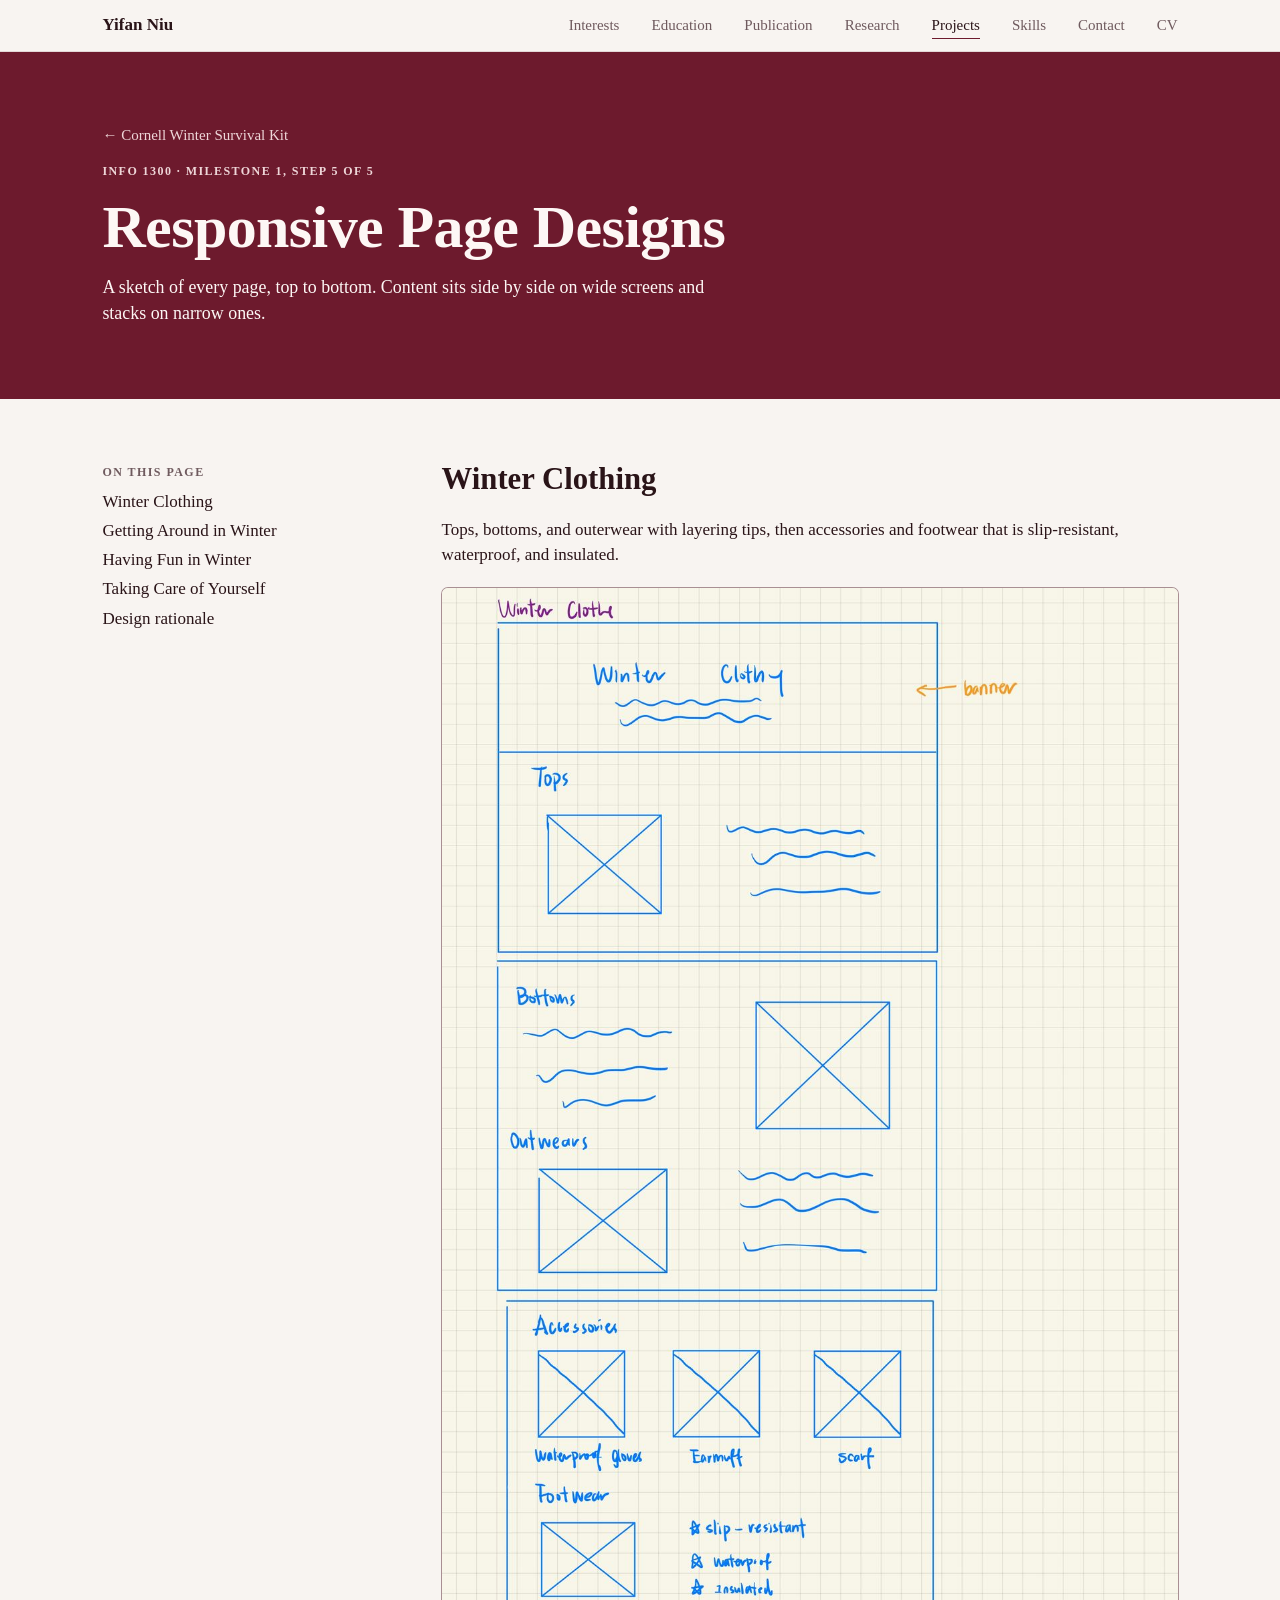
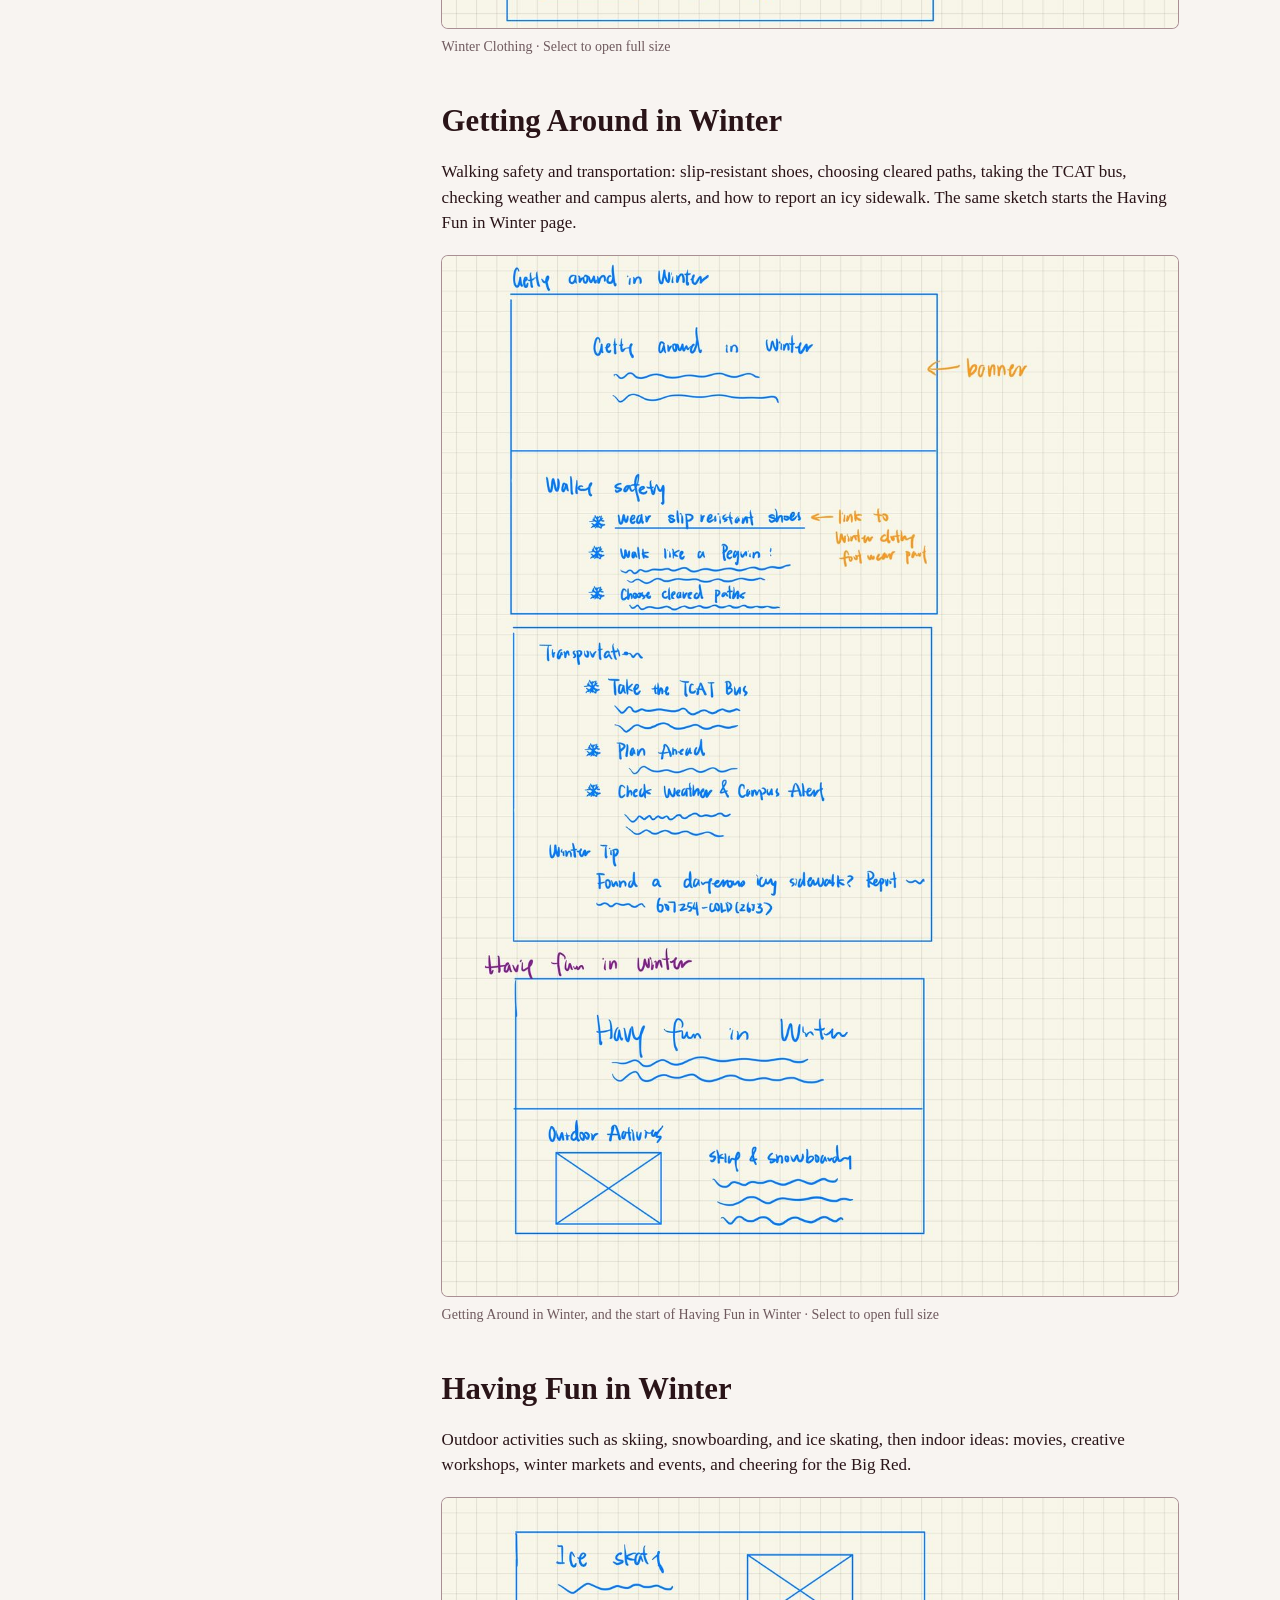
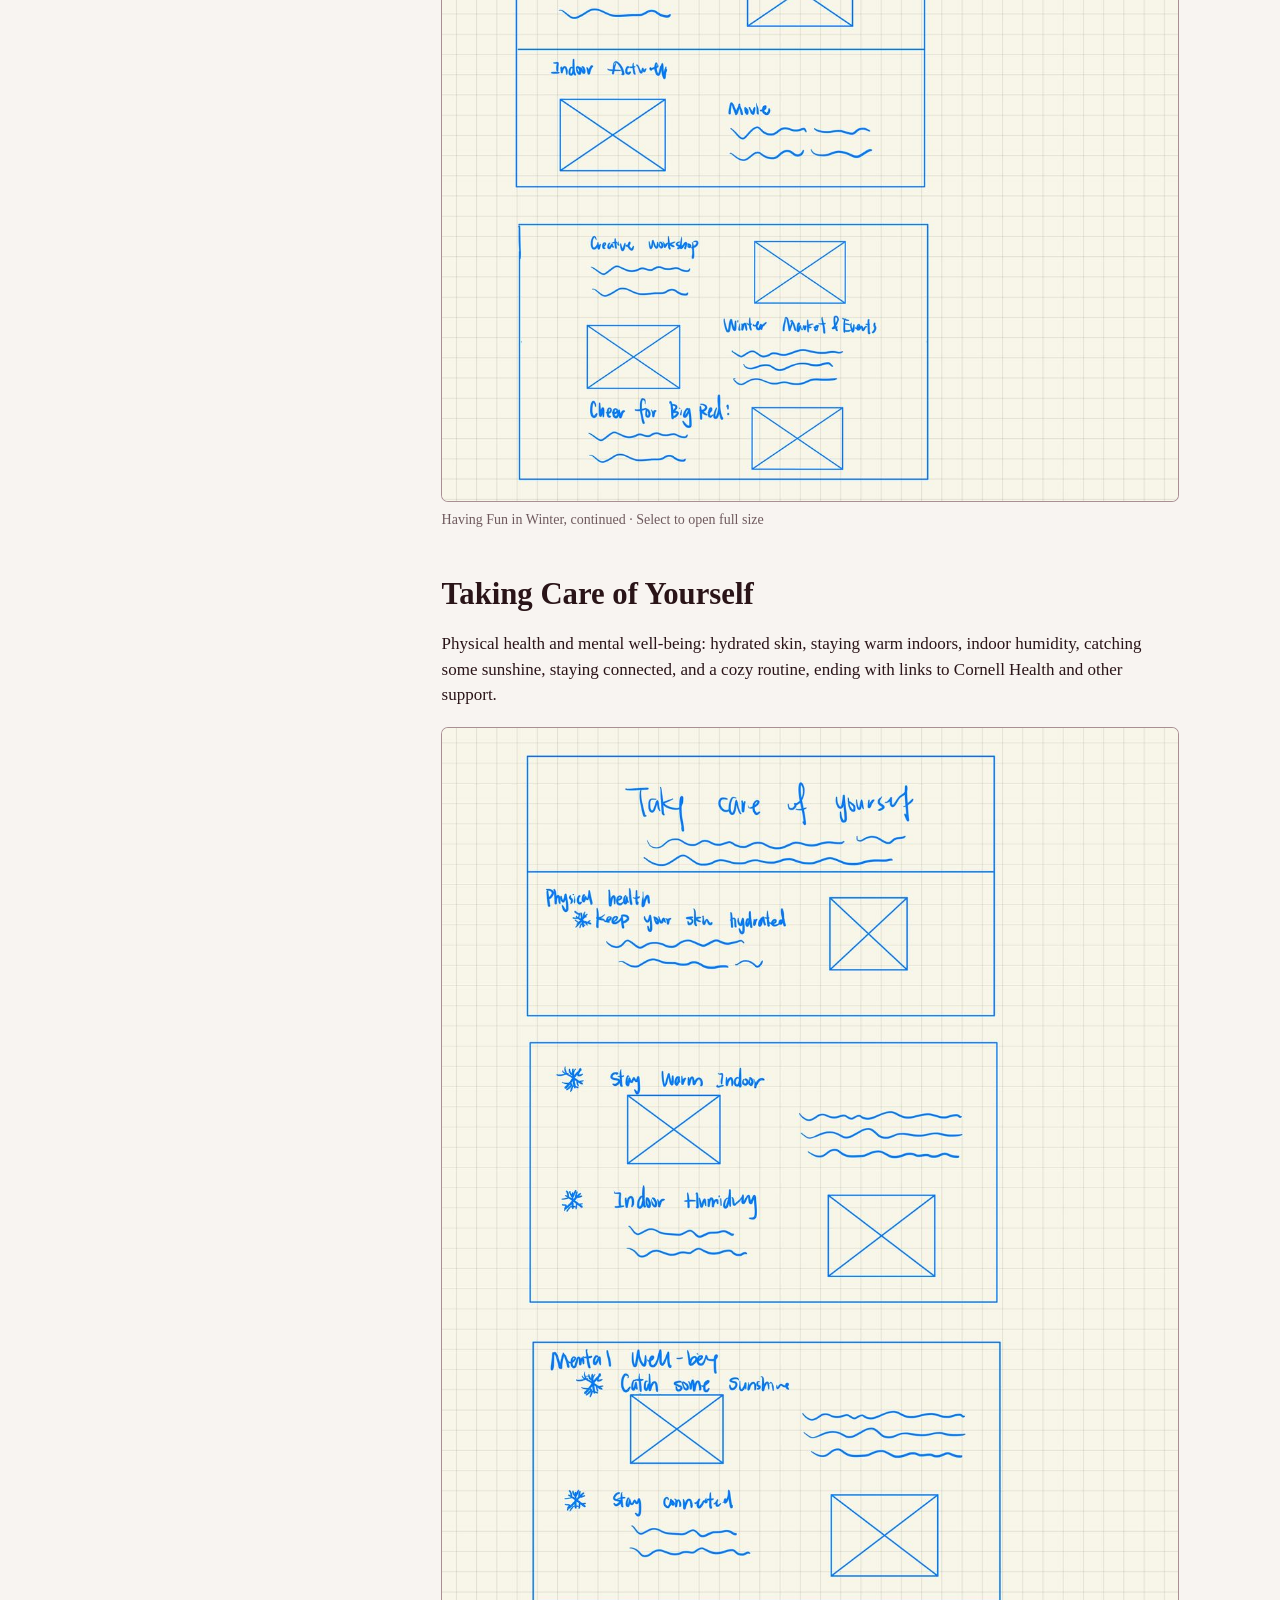
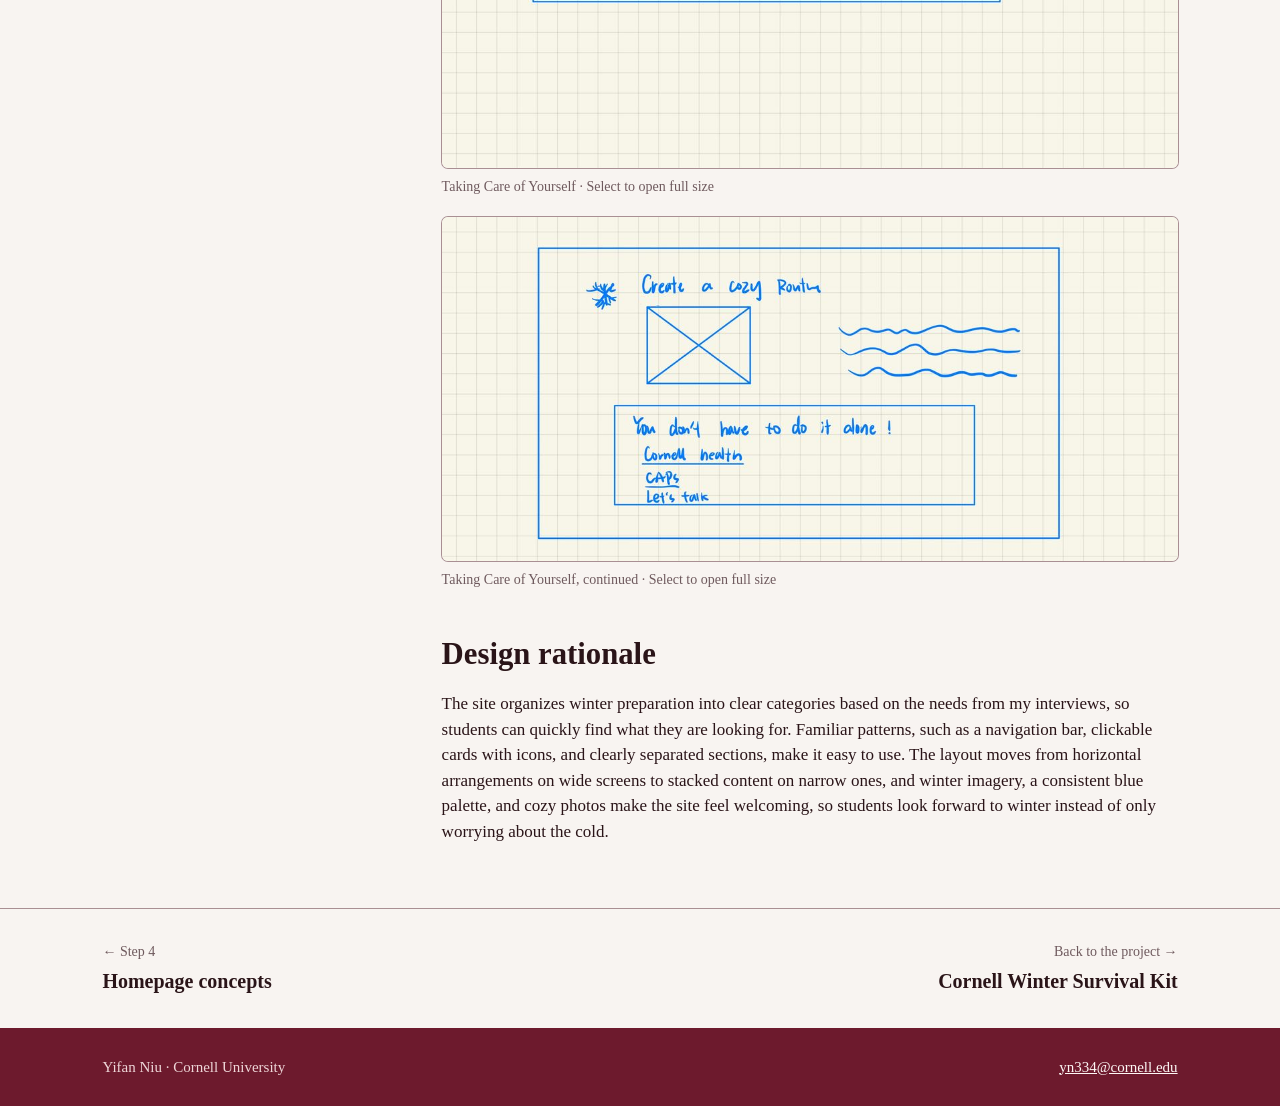
<file: info-1300-page-designs.html>
<!doctype html>
<html lang="en">
<head>
<meta charset="utf-8">
<meta name="viewport" content="width=device-width, initial-scale=1, viewport-fit=cover">
<title>Responsive Page Designs | Cornell Winter Survival Kit</title>
<meta name="description" content="A sketch of every page, top to bottom. Content sits side by side on wide screens and stacks on narrow ones.">
<link rel="icon" href="data:image/svg+xml,%3Csvg xmlns='http://www.w3.org/2000/svg' viewBox='0 0 32 32'%3E%3Crect width='32' height='32' fill='%236d1a2d'/%3E%3Crect x='9' y='9' width='14' height='14' fill='none' stroke='%23fdf7f5' stroke-width='2'/%3E%3C/svg%3E">
<link rel="stylesheet" href="projects.css">
</head>
<body>
<nav class="site-nav" aria-label="Site">
  <div class="wrap">
    <a class="nav-name" href="index.html">Yifan Niu</a>
    <div class="nav-links">
      <a href="index.html#interests">Interests</a>
      <a href="index.html#education">Education</a>
      <a href="index.html#publication">Publication</a>
      <a href="index.html#research">Research</a>
      <a href="index.html#projects" aria-current="page">Projects</a>
      <a href="index.html#skills">Skills</a>
      <a href="index.html#contact">Contact</a>
      <a href="Yifan_Niu_CV.pdf" target="_blank" rel="noopener">CV</a>
    </div>
  </div>
</nav>
<header class="page-head">
  <div class="wrap">
    <a class="back" href="info-1300-web-design.html">← Cornell Winter Survival Kit</a>
    <p class="label">INFO 1300 · Milestone 1, step 5 of 5</p>
    <h1>Responsive Page Designs</h1>
    <p class="lead">A sketch of every page, top to bottom. Content sits side by side on wide screens and stacks on narrow ones.</p>
  </div>
</header>
<main class="band">
  <div class="wrap detail">
    <nav class="toc" aria-label="On this page"><p class="toc-title">On this page</p><ol><li><a href="#winter-clothing">Winter Clothing</a></li><li><a href="#getting-around">Getting Around in Winter</a></li><li><a href="#having-fun">Having Fun in Winter</a></li><li><a href="#taking-care">Taking Care of Yourself</a></li><li><a href="#rationale">Design rationale</a></li></ol></nav>
    <div class="detail-body interview">
      <section id="winter-clothing" class="block"><h2>Winter Clothing</h2><p>Tops, bottoms, and outerwear with layering tips, then accessories and footwear that is slip-resistant, waterproof, and insulated.</p><figure class="fig-large"><a href="images/info1300/winter-clothing.jpg" target="_blank" rel="noopener"><img src="images/info1300/winter-clothing.jpg" alt="Sketch: Winter Clothing" width="1100" height="1555" loading="lazy"></a><figcaption>Winter Clothing · Select to open full size</figcaption></figure></section><section id="getting-around" class="block"><h2>Getting Around in Winter</h2><p>Walking safety and transportation: slip-resistant shoes, choosing cleared paths, taking the TCAT bus, checking weather and campus alerts, and how to report an icy sidewalk. The same sketch starts the Having Fun in Winter page.</p><figure class="fig-large"><a href="images/info1300/getting-around-having-fun-1.jpg" target="_blank" rel="noopener"><img src="images/info1300/getting-around-having-fun-1.jpg" alt="Sketch: Getting Around in Winter, and the start of Having Fun in Winter" width="1100" height="1555" loading="lazy"></a><figcaption>Getting Around in Winter, and the start of Having Fun in Winter · Select to open full size</figcaption></figure></section><section id="having-fun" class="block"><h2>Having Fun in Winter</h2><p>Outdoor activities such as skiing, snowboarding, and ice skating, then indoor ideas: movies, creative workshops, winter markets and events, and cheering for the Big Red.</p><figure class="fig-large"><a href="images/info1300/having-fun-2.jpg" target="_blank" rel="noopener"><img src="images/info1300/having-fun-2.jpg" alt="Sketch: Having Fun in Winter, continued" width="1100" height="901" loading="lazy"></a><figcaption>Having Fun in Winter, continued · Select to open full size</figcaption></figure></section><section id="taking-care" class="block"><h2>Taking Care of Yourself</h2><p>Physical health and mental well-being: hydrated skin, staying warm indoors, indoor humidity, catching some sunshine, staying connected, and a cozy routine, ending with links to Cornell Health and other support.</p><figure class="fig-large"><a href="images/info1300/taking-care-1.jpg" target="_blank" rel="noopener"><img src="images/info1300/taking-care-1.jpg" alt="Sketch: Taking Care of Yourself" width="1100" height="1555" loading="lazy"></a><figcaption>Taking Care of Yourself · Select to open full size</figcaption></figure><figure class="fig-large"><a href="images/info1300/taking-care-2.jpg" target="_blank" rel="noopener"><img src="images/info1300/taking-care-2.jpg" alt="Sketch: Taking Care of Yourself, continued" width="1100" height="513" loading="lazy"></a><figcaption>Taking Care of Yourself, continued · Select to open full size</figcaption></figure></section><section id="rationale" class="block"><h2>Design rationale</h2><p>The site organizes winter preparation into clear categories based on the needs from my interviews, so students can quickly find what they are looking for. Familiar patterns, such as a navigation bar, clickable cards with icons, and clearly separated sections, make it easy to use. The layout moves from horizontal arrangements on wide screens to stacked content on narrow ones, and winter imagery, a consistent blue palette, and cozy photos make the site feel welcoming, so students look forward to winter instead of only worrying about the cold.</p></section>
    </div>
  </div>
</main>
<nav class="next" aria-label="Design process steps">
  <div class="wrap">
    <a href="info-1300-homepage-concepts.html"><span>← Step 4</span><b>Homepage concepts</b></a>
    <a class="right" href="info-1300-web-design.html"><span>Back to the project →</span><b>Cornell Winter Survival Kit</b></a>
  </div>
</nav>
<footer class="foot">
  <div class="wrap">
    <span>Yifan Niu · Cornell University</span>
    <a href="mailto:yn334@cornell.edu">yn334@cornell.edu</a>
  </div>
</footer>
</body>
</html>
</file>
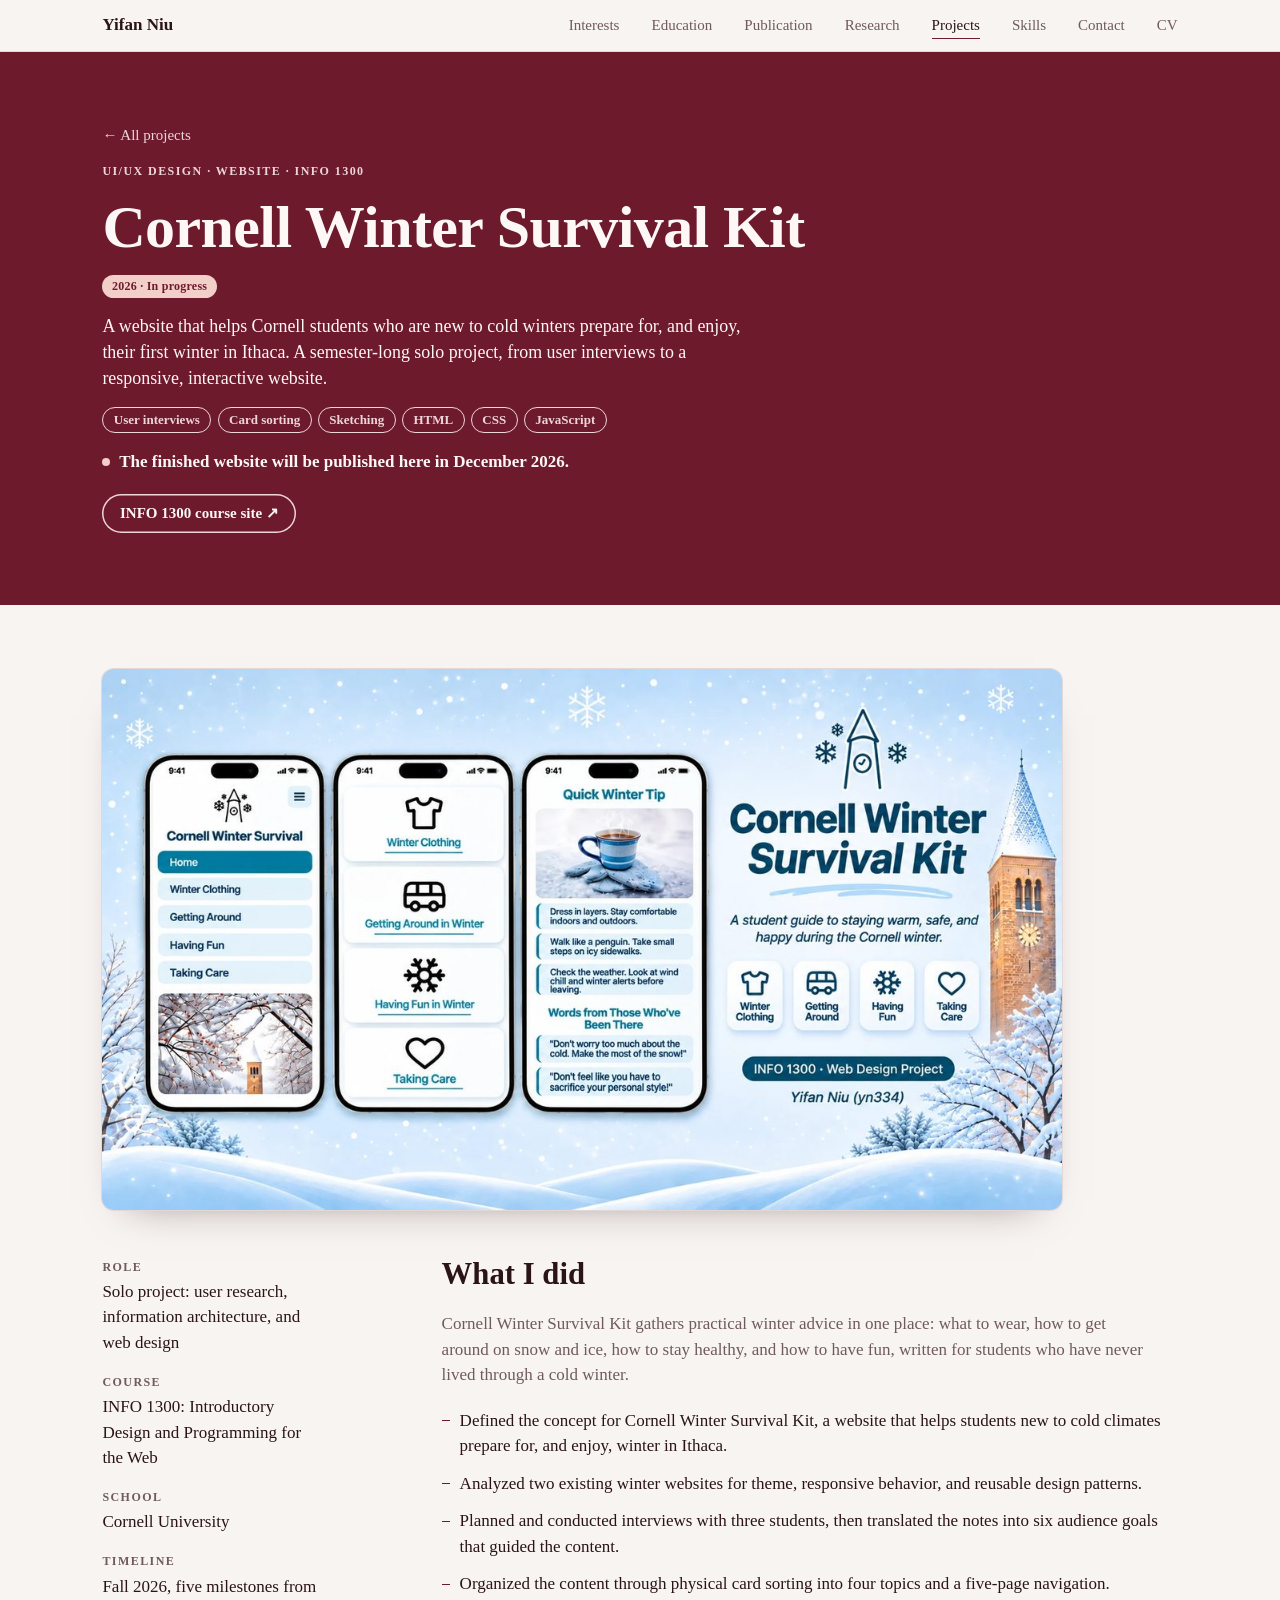
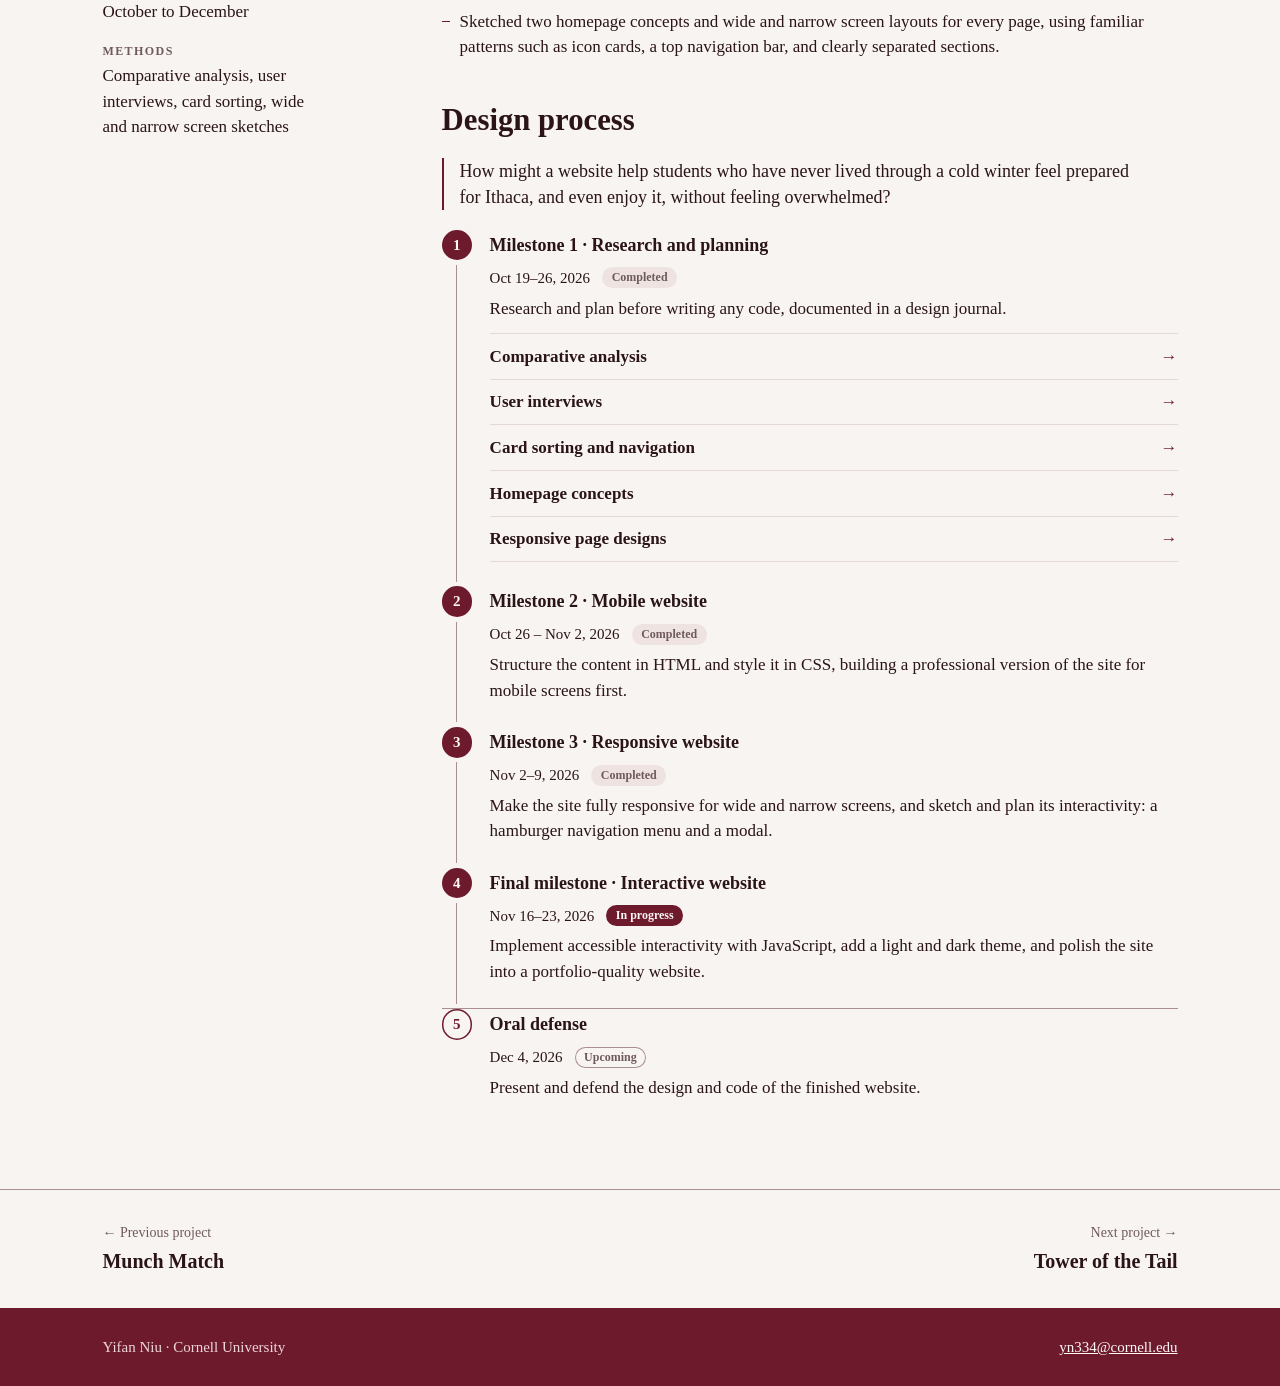
<file: info-1300-web-design.html>
<!doctype html>
<html lang="en">
<head>
<meta charset="utf-8">
<meta name="viewport" content="width=device-width, initial-scale=1, viewport-fit=cover">
<title>Cornell Winter Survival Kit | Yifan Niu</title>
<meta name="description" content="A website that helps Cornell students who are new to cold winters prepare for, and enjoy, their first winter in Ithaca. A semester-long solo project, from user interviews to a responsive, interactive website.">
<link rel="icon" href="data:image/svg+xml,%3Csvg xmlns='http://www.w3.org/2000/svg' viewBox='0 0 32 32'%3E%3Crect width='32' height='32' fill='%236d1a2d'/%3E%3Crect x='9' y='9' width='14' height='14' fill='none' stroke='%23fdf7f5' stroke-width='2'/%3E%3C/svg%3E">
<link rel="stylesheet" href="projects.css">
</head>
<body>
<nav class="site-nav" aria-label="Site">
  <div class="wrap">
    <a class="nav-name" href="index.html">Yifan Niu</a>
    <div class="nav-links">
      <a href="index.html#interests">Interests</a>
      <a href="index.html#education">Education</a>
      <a href="index.html#publication">Publication</a>
      <a href="index.html#research">Research</a>
      <a href="index.html#projects" aria-current="page">Projects</a>
      <a href="index.html#skills">Skills</a>
      <a href="index.html#contact">Contact</a>
      <a href="Yifan_Niu_CV.pdf" target="_blank" rel="noopener">CV</a>
    </div>
  </div>
</nav>
<header class="page-head">
  <div class="wrap">
    <a class="back" href="index.html#projects">← All projects</a>
    <p class="label">UI/UX design · Website · INFO 1300</p>
    <h1>Cornell Winter Survival Kit</h1>
    <span class="status now">2026 · In progress</span>
    <p class="lead">A website that helps Cornell students who are new to cold winters prepare for, and enjoy, their first winter in Ithaca. A semester-long solo project, from user interviews to a responsive, interactive website.</p>
    <ul class="chips"><li>User interviews</li><li>Card sorting</li><li>Sketching</li><li>HTML</li><li>CSS</li><li>JavaScript</li></ul>
    <p class="notice">The finished website will be published here in December 2026.</p>
    <div class="buttons"><a class="button ghost" href="https://infosci.cornell.edu/courses/info1300/2026fa/classes" target="_blank" rel="noopener">INFO 1300 course site ↗</a></div>
  </div>
</header>
<main class="band">
  <div class="wrap detail-cover"><a href="images/projects/cornell-winter-survival.jpg" target="_blank" rel="noopener"><img src="images/projects/cornell-winter-survival.jpg" alt="Cornell Winter Survival mobile screens beside the project title card" width="1200" height="676"></a></div>
  <div class="wrap detail">
    <dl class="facts"><div><dt>Role</dt><dd>Solo project: user research, information architecture, and web design</dd></div><div><dt>Course</dt><dd>INFO 1300: Introductory Design and Programming for the Web</dd></div><div><dt>School</dt><dd>Cornell University</dd></div><div><dt>Timeline</dt><dd>Fall 2026, five milestones from October to December</dd></div><div><dt>Methods</dt><dd>Comparative analysis, user interviews, card sorting, wide and narrow screen sketches</dd></div></dl>
    <div class="detail-body">
        <h2>What I did</h2>
        <p class="about">Cornell Winter Survival Kit gathers practical winter advice in one place: what to wear, how to get around on snow and ice, how to stay healthy, and how to have fun, written for students who have never lived through a cold winter.</p>
        <ul class="points">
          <li>Defined the concept for Cornell Winter Survival Kit, a website that helps students new to cold climates prepare for, and enjoy, winter in Ithaca.</li>
          <li>Analyzed two existing winter websites for theme, responsive behavior, and reusable design patterns.</li>
          <li>Planned and conducted interviews with three students, then translated the notes into six audience goals that guided the content.</li>
          <li>Organized the content through physical card sorting into four topics and a five-page navigation.</li>
          <li>Sketched two homepage concepts and wide and narrow screen layouts for every page, using familiar patterns such as icon cards, a top navigation bar, and clearly separated sections.</li>
        </ul>
        <h2 class="process-title">Design process</h2>
        <p class="challenge">How might a website help students who have never lived through a cold winter feel prepared for Ithaca, and even enjoy it, without feeling overwhelmed?</p>
        <ol class="process">
          <li class="stage done"><b>Milestone 1 · Research and planning</b><p class="stage-meta"><span>Oct 19–26, 2026</span><span class="pill-s">Completed</span></p><p>Research and plan before writing any code, documented in a design journal.</p><ol class="sublinks"><li><a href="info-1300-comparative-analysis.html">Comparative analysis<i aria-hidden="true">→</i></a></li><li><a href="info-1300-interviews.html">User interviews<i aria-hidden="true">→</i></a></li><li><a href="info-1300-card-sorting.html">Card sorting and navigation<i aria-hidden="true">→</i></a></li><li><a href="info-1300-homepage-concepts.html">Homepage concepts<i aria-hidden="true">→</i></a></li><li><a href="info-1300-page-designs.html">Responsive page designs<i aria-hidden="true">→</i></a></li></ol></li>
          <li class="stage done"><b>Milestone 2 · Mobile website</b><p class="stage-meta"><span>Oct 26 – Nov 2, 2026</span><span class="pill-s">Completed</span></p><p>Structure the content in HTML and style it in CSS, building a professional version of the site for mobile screens first.</p></li>
          <li class="stage done"><b>Milestone 3 · Responsive website</b><p class="stage-meta"><span>Nov 2–9, 2026</span><span class="pill-s">Completed</span></p><p>Make the site fully responsive for wide and narrow screens, and sketch and plan its interactivity: a hamburger navigation menu and a modal.</p></li>
          <li class="stage now"><b>Final milestone · Interactive website</b><p class="stage-meta"><span>Nov 16–23, 2026</span><span class="pill-s">In progress</span></p><p>Implement accessible interactivity with JavaScript, add a light and dark theme, and polish the site into a portfolio-quality website.</p></li>
          <li class="stage next"><b>Oral defense</b><p class="stage-meta"><span>Dec 4, 2026</span><span class="pill-s">Upcoming</span></p><p>Present and defend the design and code of the finished website.</p></li>
        </ol>
    </div>
  </div>
</main>
<nav class="next" aria-label="More projects">
  <div class="wrap">
    <a href="munch-match.html"><span>← Previous project</span><b>Munch Match</b></a>
    <a class="right" href="tower-of-the-tail.html"><span>Next project →</span><b>Tower of the Tail</b></a>
  </div>
</nav>
<footer class="foot">
  <div class="wrap">
    <span>Yifan Niu · Cornell University</span>
    <a href="mailto:yn334@cornell.edu">yn334@cornell.edu</a>
  </div>
</footer>
</body>
</html>
</file>
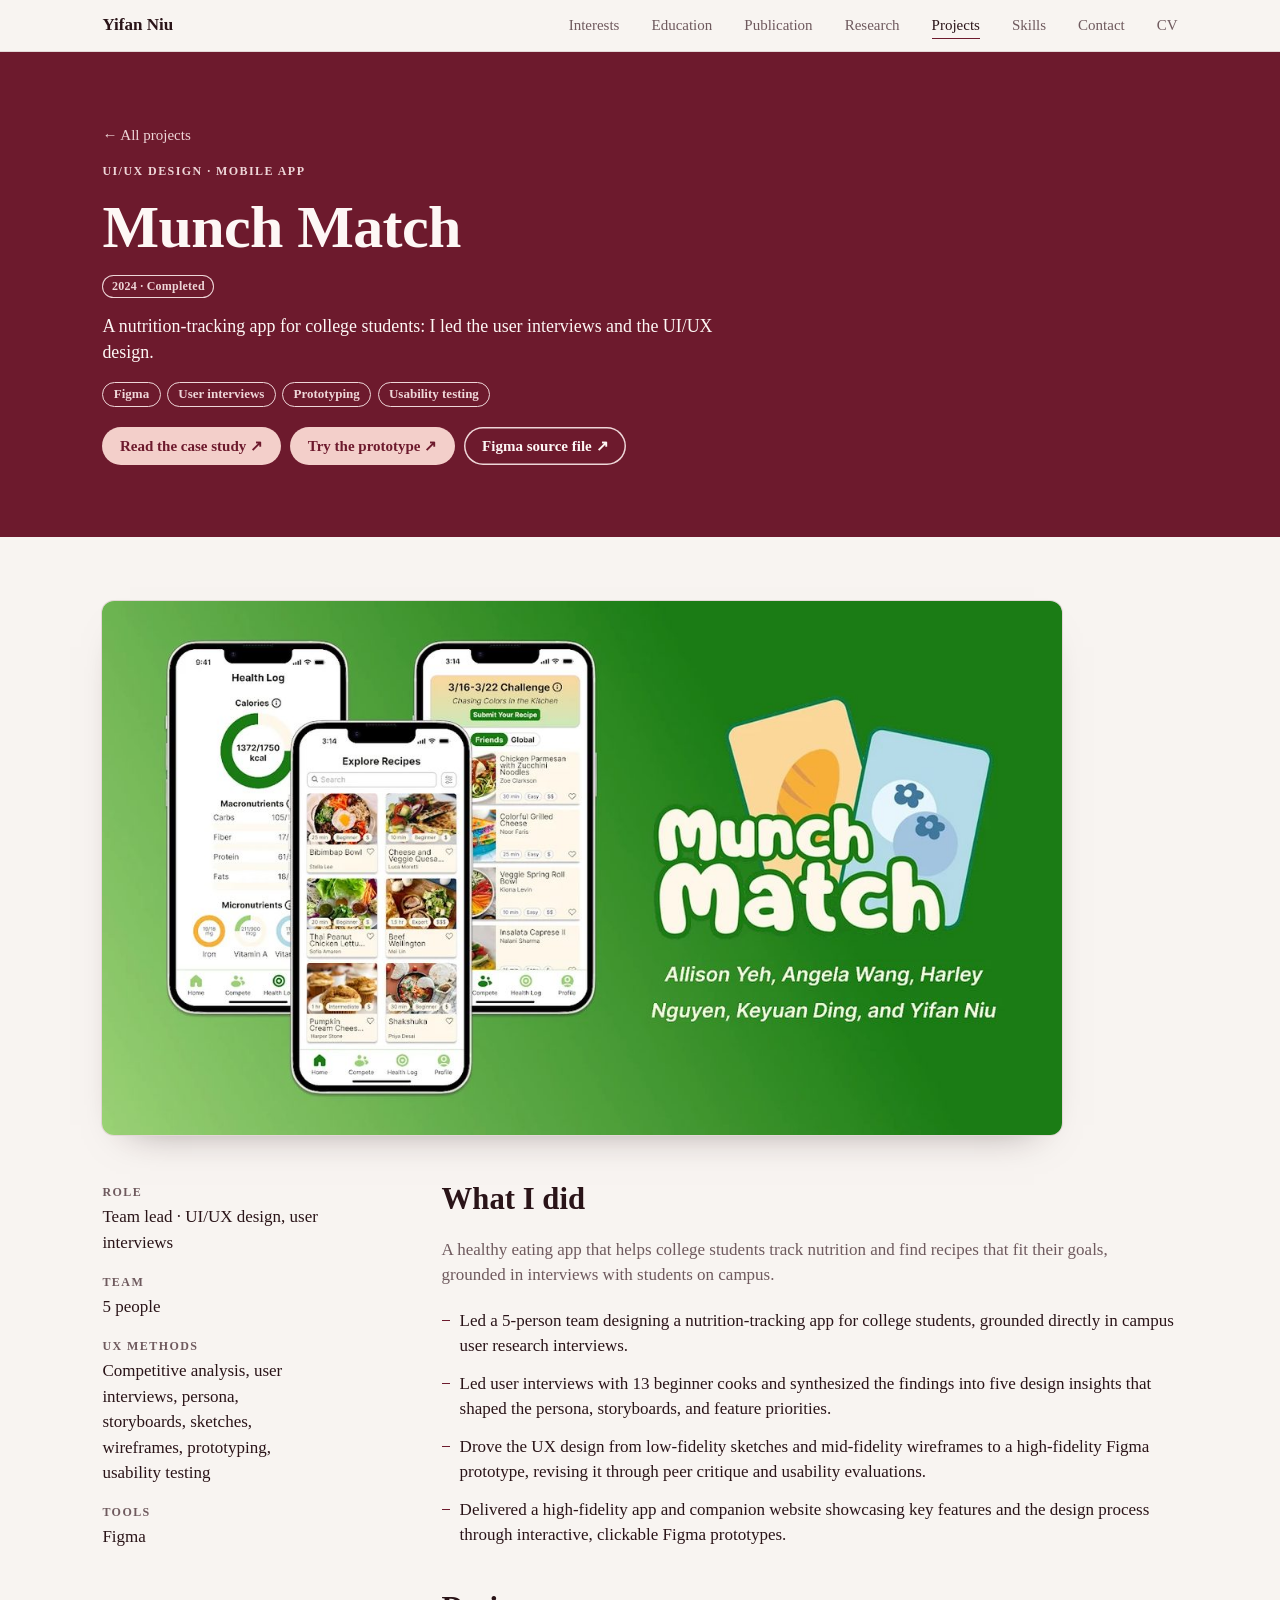
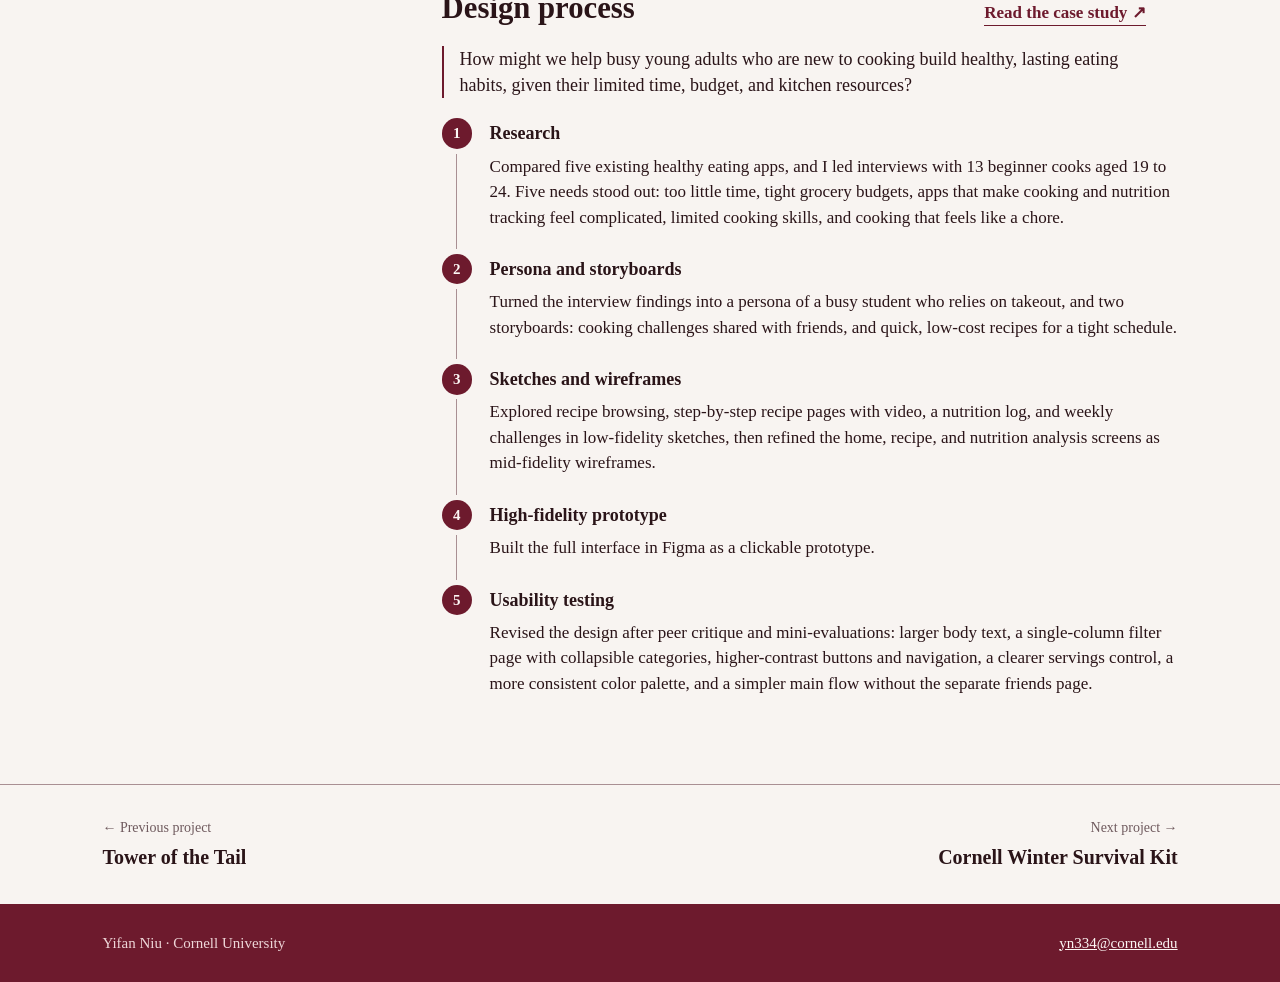
<file: munch-match.html>
<!doctype html>
<html lang="en">
<head>
<meta charset="utf-8">
<meta name="viewport" content="width=device-width, initial-scale=1, viewport-fit=cover">
<title>Munch Match | Yifan Niu</title>
<meta name="description" content="A nutrition-tracking app for college students: I led the user interviews and the UI/UX design.">
<link rel="icon" href="data:image/svg+xml,%3Csvg xmlns='http://www.w3.org/2000/svg' viewBox='0 0 32 32'%3E%3Crect width='32' height='32' fill='%236d1a2d'/%3E%3Crect x='9' y='9' width='14' height='14' fill='none' stroke='%23fdf7f5' stroke-width='2'/%3E%3C/svg%3E">
<link rel="stylesheet" href="projects.css">
</head>
<body>
<nav class="site-nav" aria-label="Site">
  <div class="wrap">
    <a class="nav-name" href="index.html">Yifan Niu</a>
    <div class="nav-links">
      <a href="index.html#interests">Interests</a>
      <a href="index.html#education">Education</a>
      <a href="index.html#publication">Publication</a>
      <a href="index.html#research">Research</a>
      <a href="index.html#projects" aria-current="page">Projects</a>
      <a href="index.html#skills">Skills</a>
      <a href="index.html#contact">Contact</a>
      <a href="Yifan_Niu_CV.pdf" target="_blank" rel="noopener">CV</a>
    </div>
  </div>
</nav>
<header class="page-head">
  <div class="wrap">
    <a class="back" href="index.html#projects">← All projects</a>
    <p class="label">UI/UX design · Mobile app</p>
    <h1>Munch Match</h1>
    <span class="status done">2024 · Completed</span>
    <p class="lead">A nutrition-tracking app for college students: I led the user interviews and the UI/UX design.</p>
    <ul class="chips"><li>Figma</li><li>User interviews</li><li>Prototyping</li><li>Usability testing</li></ul>
    
    <div class="buttons"><a class="button " href="https://sites.google.com/uci.edu/foodie-fanatics/project" target="_blank" rel="noopener">Read the case study ↗</a><a class="button " href="https://www.figma.com/proto/XRcZVscwkkreD1xvcKG2mE/munchmatch?node-id=532-4792&amp;t=A4lMmDb3w4QU8YN6-1&amp;scaling=scale-down&amp;content-scaling=fixed&amp;page-id=2%3A3&amp;starting-point-node-id=1110%3A10117" target="_blank" rel="noopener">Try the prototype ↗</a><a class="button ghost" href="https://www.figma.com/design/XRcZVscwkkreD1xvcKG2mE/munchmatch?node-id=1035-7102&amp;t=JwjWHzklhRB9XESG-1" target="_blank" rel="noopener">Figma source file ↗</a></div>
  </div>
</header>
<main class="band">
  <div class="wrap detail-cover"><a href="images/projects/munch-match.jpg" target="_blank" rel="noopener"><img src="images/projects/munch-match.jpg" alt="Munch Match app screens: the health log, recipe explorer, and weekly cooking challenge" width="1200" height="667"></a></div>
  <div class="wrap detail">
    <dl class="facts"><div><dt>Role</dt><dd>Team lead · UI/UX design, user interviews</dd></div><div><dt>Team</dt><dd>5 people</dd></div><div><dt>UX methods</dt><dd>Competitive analysis, user interviews, persona, storyboards, sketches, wireframes, prototyping, usability testing</dd></div><div><dt>Tools</dt><dd>Figma</dd></div></dl>
    <div class="detail-body">
        <h2>What I did</h2>
        <p class="about">A healthy eating app that helps college students track nutrition and find recipes that fit their goals, grounded in interviews with students on campus.</p>
        <ul class="points">
          <li>Led a 5-person team designing a nutrition-tracking app for college students, grounded directly in campus user research interviews.</li>
          <li>Led user interviews with 13 beginner cooks and synthesized the findings into five design insights that shaped the persona, storyboards, and feature priorities.</li>
          <li>Drove the UX design from low-fidelity sketches and mid-fidelity wireframes to a high-fidelity Figma prototype, revising it through peer critique and usability evaluations.</li>
          <li>Delivered a high-fidelity app and companion website showcasing key features and the design process through interactive, clickable Figma prototypes.</li>
        </ul>
        <div class="process-head"><h2 class="process-title">Design process</h2><a class="more-link" href="https://sites.google.com/uci.edu/foodie-fanatics/project" target="_blank" rel="noopener">Read the case study ↗</a></div>
        <p class="challenge">How might we help busy young adults who are new to cooking build healthy, lasting eating habits, given their limited time, budget, and kitchen resources?</p>
        <ol class="process">
          <li><b>Research</b><p>Compared five existing healthy eating apps, and I led interviews with 13 beginner cooks aged 19 to 24. Five needs stood out: too little time, tight grocery budgets, apps that make cooking and nutrition tracking feel complicated, limited cooking skills, and cooking that feels like a chore.</p></li>
          <li><b>Persona and storyboards</b><p>Turned the interview findings into a persona of a busy student who relies on takeout, and two storyboards: cooking challenges shared with friends, and quick, low-cost recipes for a tight schedule.</p></li>
          <li><b>Sketches and wireframes</b><p>Explored recipe browsing, step-by-step recipe pages with video, a nutrition log, and weekly challenges in low-fidelity sketches, then refined the home, recipe, and nutrition analysis screens as mid-fidelity wireframes.</p></li>
          <li><b>High-fidelity prototype</b><p>Built the full interface in Figma as a clickable prototype.</p></li>
          <li><b>Usability testing</b><p>Revised the design after peer critique and mini-evaluations: larger body text, a single-column filter page with collapsible categories, higher-contrast buttons and navigation, a clearer servings control, a more consistent color palette, and a simpler main flow without the separate friends page.</p></li>
        </ol>
    </div>
  </div>
</main>
<nav class="next" aria-label="More projects">
  <div class="wrap">
    <a href="tower-of-the-tail.html"><span>← Previous project</span><b>Tower of the Tail</b></a>
    <a class="right" href="info-1300-web-design.html"><span>Next project →</span><b>Cornell Winter Survival Kit</b></a>
  </div>
</nav>
<footer class="foot">
  <div class="wrap">
    <span>Yifan Niu · Cornell University</span>
    <a href="mailto:yn334@cornell.edu">yn334@cornell.edu</a>
  </div>
</footer>
</body>
</html>
</file>
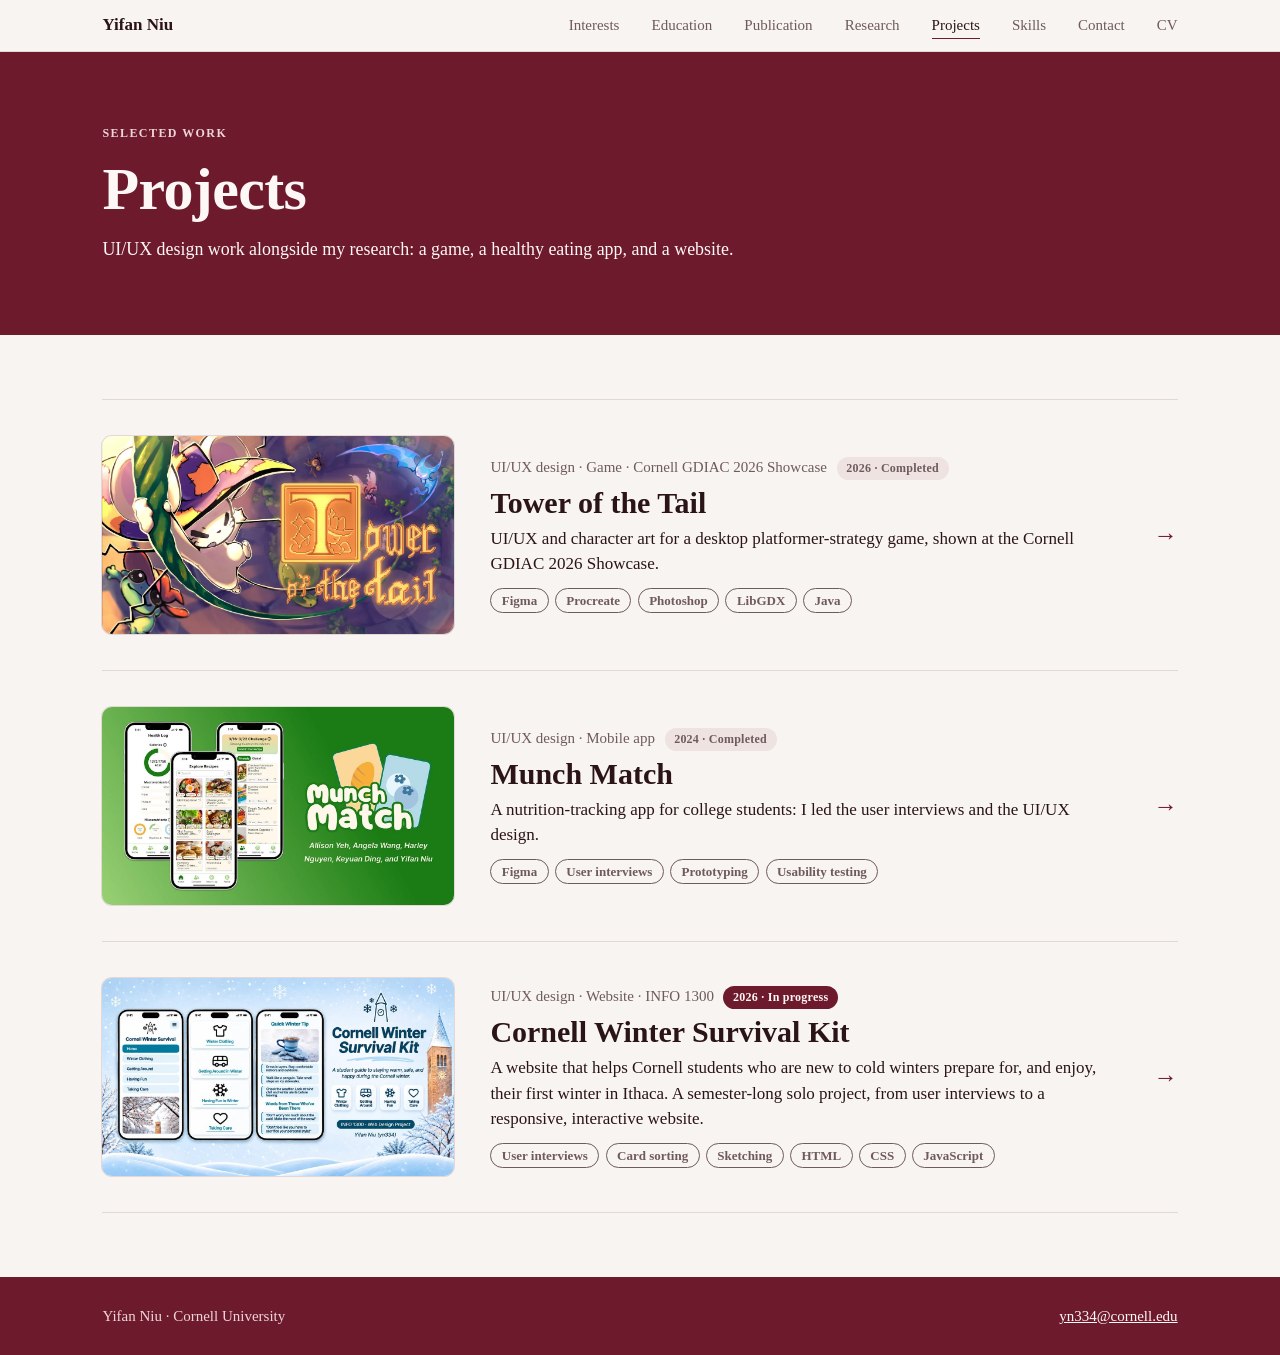
<file: projects.html>
<!doctype html>
<html lang="en">
<head>
<meta charset="utf-8">
<meta name="viewport" content="width=device-width, initial-scale=1, viewport-fit=cover">
<title>Projects | Yifan Niu</title>
<meta name="description" content="Design and engineering projects by Yifan Niu: Tower of the Tail, Munch Match, and web design for INFO 1300.">
<link rel="icon" href="data:image/svg+xml,%3Csvg xmlns='http://www.w3.org/2000/svg' viewBox='0 0 32 32'%3E%3Crect width='32' height='32' fill='%236d1a2d'/%3E%3Crect x='9' y='9' width='14' height='14' fill='none' stroke='%23fdf7f5' stroke-width='2'/%3E%3C/svg%3E">
<link rel="stylesheet" href="projects.css">
</head>
<body>
<nav class="site-nav" aria-label="Site">
  <div class="wrap">
    <a class="nav-name" href="index.html">Yifan Niu</a>
    <div class="nav-links">
      <a href="index.html#interests">Interests</a>
      <a href="index.html#education">Education</a>
      <a href="index.html#publication">Publication</a>
      <a href="index.html#research">Research</a>
      <a href="index.html#projects" aria-current="page">Projects</a>
      <a href="index.html#skills">Skills</a>
      <a href="index.html#contact">Contact</a>
      <a href="Yifan_Niu_CV.pdf" target="_blank" rel="noopener">CV</a>
    </div>
  </div>
</nav>
<header class="page-head">
  <div class="wrap">
    <p class="label">Selected work</p>
    <h1>Projects</h1>
    <p class="lead">UI/UX design work alongside my research: a game, a healthy eating app, and a website.</p>
  </div>
</header>
<main class="band">
  <div class="wrap">
    <div class="proj-list">
      <a class="proj has-cover" href="tower-of-the-tail.html">
        <img class="cover" src="images/projects/tower-of-the-tail.jpg" alt="Tower of the Tail key art: Klutz the mouse climbing a vine beside the game title" width="1200" height="675" loading="lazy">
        <div class="proj-text">
          <p class="proj-context">UI/UX design · Game · Cornell GDIAC 2026 Showcase<span class="status done">2026 · Completed</span></p>
          <h2>Tower of the Tail</h2>
          <p class="proj-summary">UI/UX and character art for a desktop platformer-strategy game, shown at the Cornell GDIAC 2026 Showcase.</p>
          <ul class="chips"><li>Figma</li><li>Procreate</li><li>Photoshop</li><li>LibGDX</li><li>Java</li></ul>
        </div>
        <span class="arrow" aria-hidden="true">→</span>
      </a>
      <a class="proj has-cover" href="munch-match.html">
        <img class="cover" src="images/projects/munch-match.jpg" alt="Munch Match app screens: the health log, recipe explorer, and weekly cooking challenge" width="1200" height="667" loading="lazy">
        <div class="proj-text">
          <p class="proj-context">UI/UX design · Mobile app<span class="status done">2024 · Completed</span></p>
          <h2>Munch Match</h2>
          <p class="proj-summary">A nutrition-tracking app for college students: I led the user interviews and the UI/UX design.</p>
          <ul class="chips"><li>Figma</li><li>User interviews</li><li>Prototyping</li><li>Usability testing</li></ul>
        </div>
        <span class="arrow" aria-hidden="true">→</span>
      </a>
      <a class="proj has-cover" href="info-1300-web-design.html">
        <img class="cover" src="images/projects/cornell-winter-survival.jpg" alt="Cornell Winter Survival mobile screens beside the project title card" width="1200" height="676" loading="lazy">
        <div class="proj-text">
          <p class="proj-context">UI/UX design · Website · INFO 1300<span class="status now">2026 · In progress</span></p>
          <h2>Cornell Winter Survival Kit</h2>
          <p class="proj-summary">A website that helps Cornell students who are new to cold winters prepare for, and enjoy, their first winter in Ithaca. A semester-long solo project, from user interviews to a responsive, interactive website.</p>
          <ul class="chips"><li>User interviews</li><li>Card sorting</li><li>Sketching</li><li>HTML</li><li>CSS</li><li>JavaScript</li></ul>
        </div>
        <span class="arrow" aria-hidden="true">→</span>
      </a>
    </div>
  </div>
</main>
<footer class="foot">
  <div class="wrap">
    <span>Yifan Niu · Cornell University</span>
    <a href="mailto:yn334@cornell.edu">yn334@cornell.edu</a>
  </div>
</footer>
</body>
</html>
</file>
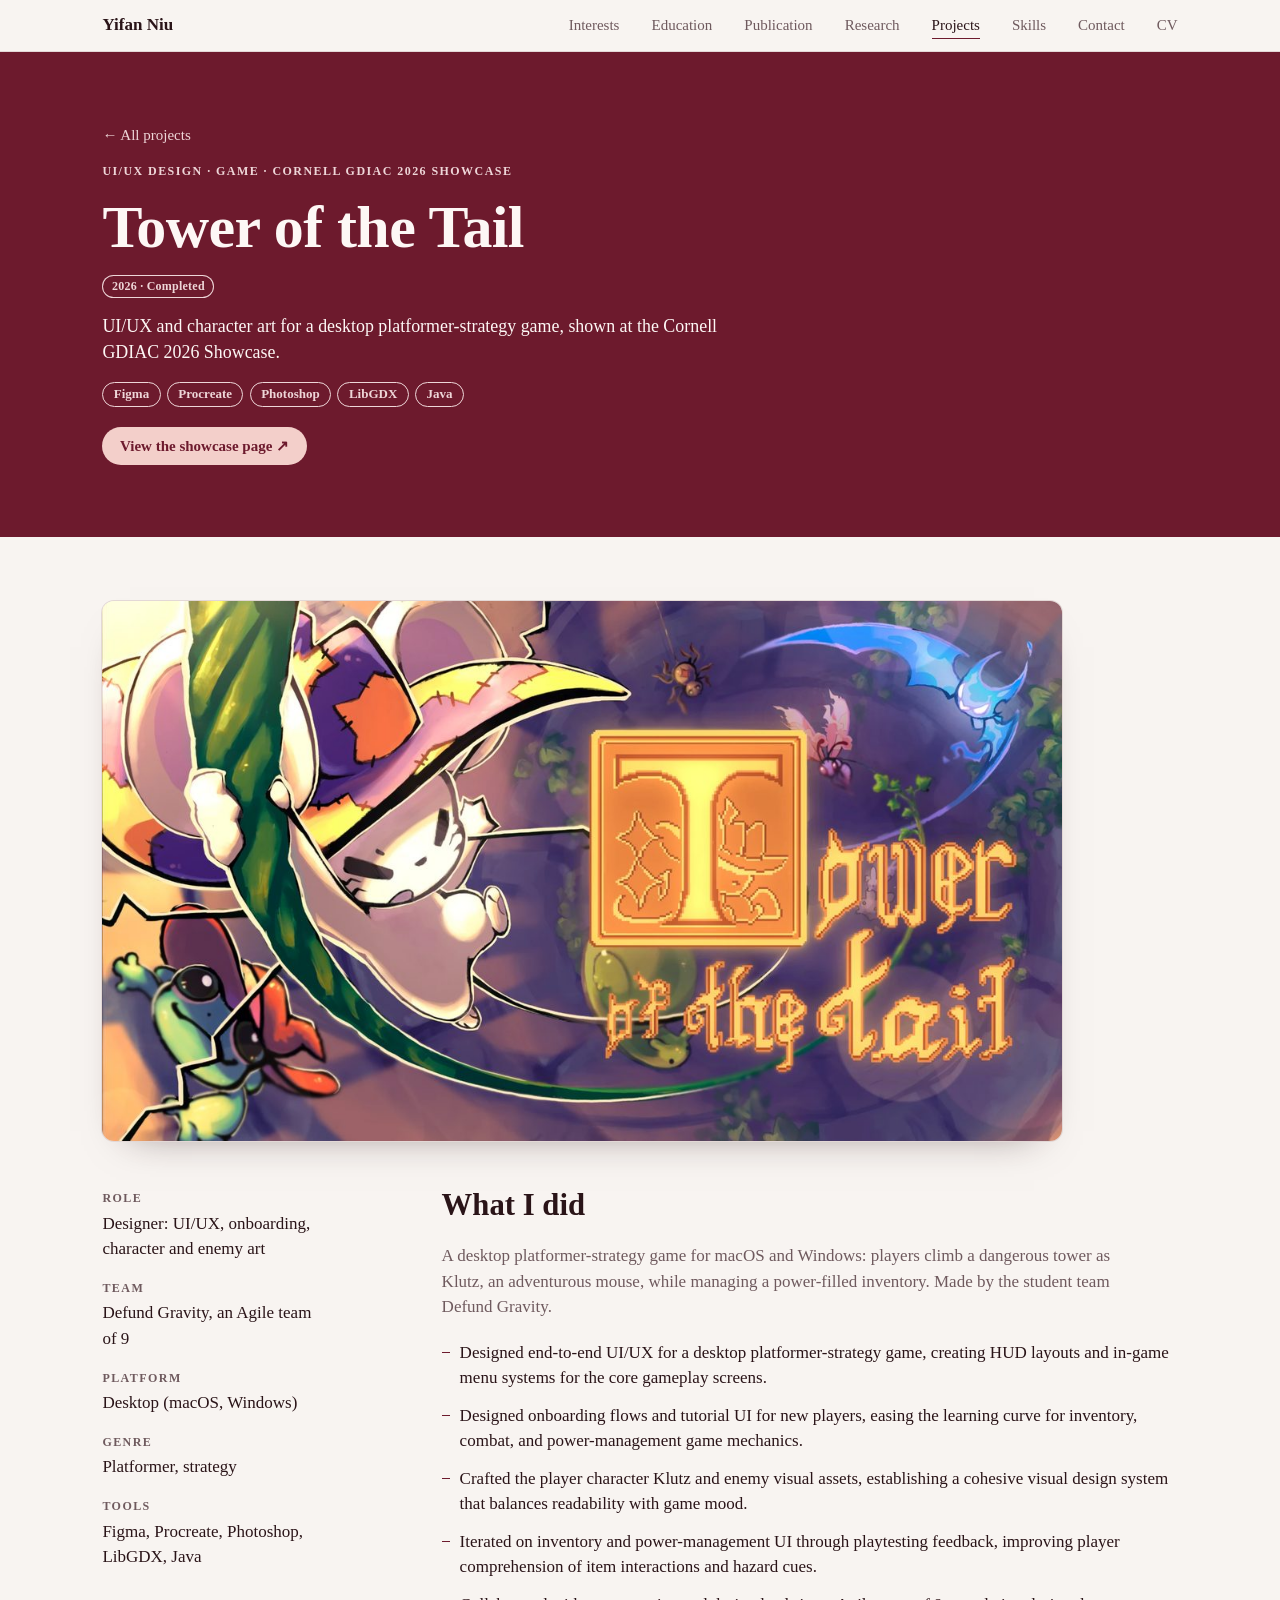
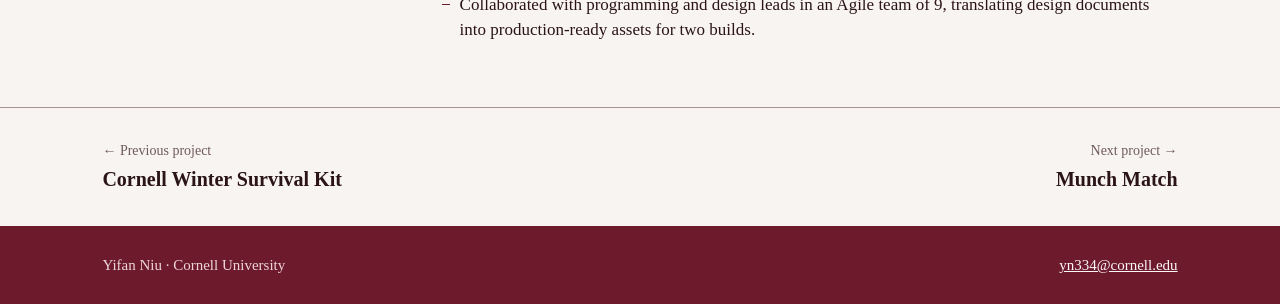
<file: tower-of-the-tail.html>
<!doctype html>
<html lang="en">
<head>
<meta charset="utf-8">
<meta name="viewport" content="width=device-width, initial-scale=1, viewport-fit=cover">
<title>Tower of the Tail | Yifan Niu</title>
<meta name="description" content="UI/UX and character art for a desktop platformer-strategy game, shown at the Cornell GDIAC 2026 Showcase.">
<link rel="icon" href="data:image/svg+xml,%3Csvg xmlns='http://www.w3.org/2000/svg' viewBox='0 0 32 32'%3E%3Crect width='32' height='32' fill='%236d1a2d'/%3E%3Crect x='9' y='9' width='14' height='14' fill='none' stroke='%23fdf7f5' stroke-width='2'/%3E%3C/svg%3E">
<link rel="stylesheet" href="projects.css">
</head>
<body>
<nav class="site-nav" aria-label="Site">
  <div class="wrap">
    <a class="nav-name" href="index.html">Yifan Niu</a>
    <div class="nav-links">
      <a href="index.html#interests">Interests</a>
      <a href="index.html#education">Education</a>
      <a href="index.html#publication">Publication</a>
      <a href="index.html#research">Research</a>
      <a href="index.html#projects" aria-current="page">Projects</a>
      <a href="index.html#skills">Skills</a>
      <a href="index.html#contact">Contact</a>
      <a href="Yifan_Niu_CV.pdf" target="_blank" rel="noopener">CV</a>
    </div>
  </div>
</nav>
<header class="page-head">
  <div class="wrap">
    <a class="back" href="index.html#projects">← All projects</a>
    <p class="label">UI/UX design · Game · Cornell GDIAC 2026 Showcase</p>
    <h1>Tower of the Tail</h1>
    <span class="status done">2026 · Completed</span>
    <p class="lead">UI/UX and character art for a desktop platformer-strategy game, shown at the Cornell GDIAC 2026 Showcase.</p>
    <ul class="chips"><li>Figma</li><li>Procreate</li><li>Photoshop</li><li>LibGDX</li><li>Java</li></ul>
    
    <div class="buttons"><a class="button " href="https://gdiac.cs.cornell.edu/gdiac/showcase/games/tower_of_the_tail/" target="_blank" rel="noopener">View the showcase page ↗</a></div>
  </div>
</header>
<main class="band">
  <div class="wrap detail-cover"><a href="images/projects/tower-of-the-tail.jpg" target="_blank" rel="noopener"><img src="images/projects/tower-of-the-tail.jpg" alt="Tower of the Tail key art: Klutz the mouse climbing a vine beside the game title" width="1200" height="675"></a></div>
  <div class="wrap detail">
    <dl class="facts"><div><dt>Role</dt><dd>Designer: UI/UX, onboarding, character and enemy art</dd></div><div><dt>Team</dt><dd>Defund Gravity, an Agile team of 9</dd></div><div><dt>Platform</dt><dd>Desktop (macOS, Windows)</dd></div><div><dt>Genre</dt><dd>Platformer, strategy</dd></div><div><dt>Tools</dt><dd>Figma, Procreate, Photoshop, LibGDX, Java</dd></div></dl>
    <div class="detail-body">
        <h2>What I did</h2>
        <p class="about">A desktop platformer-strategy game for macOS and Windows: players climb a dangerous tower as Klutz, an adventurous mouse, while managing a power-filled inventory. Made by the student team Defund Gravity.</p>
        <ul class="points">
          <li>Designed end-to-end UI/UX for a desktop platformer-strategy game, creating HUD layouts and in-game menu systems for the core gameplay screens.</li>
          <li>Designed onboarding flows and tutorial UI for new players, easing the learning curve for inventory, combat, and power-management game mechanics.</li>
          <li>Crafted the player character Klutz and enemy visual assets, establishing a cohesive visual design system that balances readability with game mood.</li>
          <li>Iterated on inventory and power-management UI through playtesting feedback, improving player comprehension of item interactions and hazard cues.</li>
          <li>Collaborated with programming and design leads in an Agile team of 9, translating design documents into production-ready assets for two builds.</li>
        </ul>
    </div>
  </div>
</main>
<nav class="next" aria-label="More projects">
  <div class="wrap">
    <a href="info-1300-web-design.html"><span>← Previous project</span><b>Cornell Winter Survival Kit</b></a>
    <a class="right" href="munch-match.html"><span>Next project →</span><b>Munch Match</b></a>
  </div>
</nav>
<footer class="foot">
  <div class="wrap">
    <span>Yifan Niu · Cornell University</span>
    <a href="mailto:yn334@cornell.edu">yn334@cornell.edu</a>
  </div>
</footer>
</body>
</html>
</file>
<file: projects.css>
/* Shared styles for the Projects pages. Same palette and type as the home page:
   a burgundy band for each page's heading, ivory paper below, Times throughout. */
:root {
  --paper: #f8f4f1; --ink: #2a1418; --muted: #6f5a5e; --rule: #e3d8d6; --rule-strong: #a98f93;
  --accent: #6d1a2d; --flood: #6d1a2d; --on-flood: #fdf7f5; --on-flood-soft: #eed6d8;
  --blush: #f3cfca; --past-bg: #eee3e1;
  --font: "Times New Roman", Times, serif;
  --gutter-l: max(16px, 8vw, env(safe-area-inset-left, 0px));
  --gutter-r: max(16px, 8vw, env(safe-area-inset-right, 0px));
  --meta-col: clamp(13rem, 17vw, 17rem);
}
@media (prefers-color-scheme: dark) {
  :root:not([data-theme="light"]) {
    --paper: #1a0d10; --ink: #f3e7e6; --muted: #c2a9ac; --rule: #3b2328; --rule-strong: #6b4a50;
    --accent: #e3a0ab; --flood: #5a1424; --past-bg: #2b171c; color-scheme: dark;
  }
}
:root[data-theme="dark"] {
  --paper: #1a0d10; --ink: #f3e7e6; --muted: #c2a9ac; --rule: #3b2328; --rule-strong: #6b4a50;
  --accent: #e3a0ab; --flood: #5a1424; --past-bg: #2b171c; color-scheme: dark;
}

* { box-sizing: border-box; }
html { scroll-behavior: smooth; }
body {
  margin: 0; background: var(--paper); color: var(--ink);
  font-family: var(--font); font-size: 1.0625rem; line-height: 1.5;
}
body::before {
  content: ""; position: fixed; inset: 0 0 auto;
  height: env(safe-area-inset-top, 0px); z-index: 10; background: var(--paper);
}
a { color: inherit; }
:focus-visible { outline: 2px solid var(--accent); outline-offset: 3px; }
h1, h2, h3, p, ul, dl, dd { margin: 0; }
ul { padding: 0; list-style: none; }
h1, h2, h3 { font-weight: 700; text-wrap: balance; }
.wrap {
  box-sizing: content-box; max-width: 70rem; margin-inline: auto;
  padding-left: var(--gutter-l); padding-right: var(--gutter-r);
}
.label { font-size: .75rem; font-weight: 700; letter-spacing: .12em; text-transform: uppercase; }

/* Navigation */
.site-nav {
  position: sticky; top: env(safe-area-inset-top, 0px); z-index: 5;
  background: var(--paper); border-bottom: 1px solid var(--rule);
}
.site-nav .wrap { display: flex; justify-content: space-between; align-items: baseline; gap: 1.5rem; padding-block: .7rem; }
.nav-name { font-weight: 700; font-size: 1.0625rem; text-decoration: none; white-space: nowrap; }
.nav-links { display: flex; gap: clamp(.75rem, 2.5vw, 2rem); font-size: .9375rem; }
.nav-links a { text-decoration: none; color: var(--muted); white-space: nowrap; padding-block: .15rem; border-bottom: 1px solid transparent; }
.nav-links a:hover, .nav-links a[aria-current="page"] { color: var(--ink); border-bottom-color: var(--accent); }

/* Page heading band */
.page-head { background: var(--flood); color: var(--on-flood); }
.page-head .wrap { display: grid; gap: 1rem; padding-block: clamp(2.5rem, 6vw, 4.5rem); }
.page-head .label, .back { color: var(--on-flood-soft); }
.back { font-size: .9375rem; text-decoration: none; justify-self: start; }
.back:hover { color: var(--on-flood); text-decoration: underline; }
.page-head h1 { font-size: clamp(2.25rem, 5vw, 3.75rem); line-height: 1.05; letter-spacing: -.01em; }
.page-head .lead { font-size: clamp(1.0625rem, 1.4vw, 1.25rem); line-height: 1.45; max-width: 40rem; }

.chips { display: flex; flex-wrap: wrap; gap: .4rem; }
.chips li { font-size: .8125rem; font-weight: 700; padding: .12rem .65rem; border-radius: 999px; border: 1px solid currentColor; line-height: 1.5; }
.page-head .chips li { color: var(--on-flood-soft); }
.buttons { display: flex; flex-wrap: wrap; gap: .6rem; margin-top: .25rem; }
.button {
  display: inline-block; font-weight: 700; font-size: .9375rem; text-decoration: none;
  color: #6d1a2d; background: var(--blush); border-radius: 999px; padding: .5rem 1.1rem;
}
.button:hover { background: var(--on-flood); }
.button.ghost { background: none; color: var(--on-flood); box-shadow: inset 0 0 0 1.5px var(--on-flood-soft); }
.button.ghost:hover { background: var(--on-flood); color: #6d1a2d; }
.page-head :focus-visible { outline-color: var(--on-flood); }

/* Projects index */
.band { padding-block: clamp(2.5rem, 5vw, 4rem); }
.proj-list { display: grid; }
.proj {
  display: grid; grid-template-columns: 4.5rem minmax(0, 1fr) auto; align-items: center; gap: 1rem 2rem;
  padding-block: clamp(1.5rem, 3vw, 2.25rem); border-top: 1px solid var(--rule); text-decoration: none;
}
.proj:last-child { border-bottom: 1px solid var(--rule); }
.glyph { width: 4.5rem; height: 4.5rem; padding: .7rem; border-radius: 12px; background: var(--flood); color: var(--on-flood); }
.glyph * { fill: none; stroke: currentColor; stroke-width: 1.5; }
.glyph .solid { fill: currentColor; stroke: none; }
.proj-text { display: grid; gap: .4rem; min-width: 0; }
.proj-context { color: var(--muted); font-size: .9375rem; }
.proj h2 { font-size: clamp(1.375rem, 2.4vw, 1.875rem); line-height: 1.12; }
.proj-summary { max-width: 44rem; }
.proj .chips { margin-top: .3rem; color: var(--muted); }
.arrow { font-size: 1.5rem; color: var(--accent); transition: transform .2s; }
.proj:hover h2 { color: var(--accent); }
.proj:hover .arrow { transform: translateX(6px); }

/* Project detail */
.detail { display: grid; grid-template-columns: var(--meta-col) minmax(0, 46rem); justify-content: space-between; gap: 2rem 2.5rem; }
.facts { display: grid; gap: 1.1rem; align-content: start; }
.facts dt { font-size: .75rem; font-weight: 700; letter-spacing: .12em; text-transform: uppercase; color: var(--muted); }
.facts dd { margin-top: .2rem; }
.detail-body { display: grid; gap: 1.25rem; min-width: 0; }
.detail-body h2 { font-size: clamp(1.5rem, 2.4vw, 2rem); line-height: 1.1; }
.about { color: var(--muted); max-width: 44rem; }
.points { display: grid; gap: .75rem; }
.points li { padding-left: 1.125rem; position: relative; }
.points li::before { content: ""; position: absolute; left: 0; top: .72em; width: .55rem; height: 1px; background: var(--accent); }
.note { color: var(--muted); font-size: .9375rem; }

.next { border-top: 1px solid var(--rule-strong); }
.next .wrap { display: flex; flex-wrap: wrap; justify-content: space-between; gap: 1rem 2rem; padding-block: 2rem; }
.next a { text-decoration: none; display: grid; gap: .2rem; }
.next a span { color: var(--muted); font-size: .875rem; }
.next a b { font-size: 1.25rem; }
.next a:hover b { color: var(--accent); }
.next a.right { text-align: right; justify-items: end; }

/* Footer */
.foot { background: var(--flood); color: var(--on-flood-soft); }
.foot .wrap { display: flex; flex-wrap: wrap; justify-content: space-between; gap: .5rem 2rem; padding-block: 1.75rem; font-size: .9375rem; }
.foot a { color: var(--on-flood); }

@media (max-width: 820px) {
  .nav-name { display: none; }
  .site-nav .wrap { justify-content: flex-start; }
  .nav-links { font-size: .875rem; gap: .2rem .7rem; flex-wrap: wrap; }
}
@media (max-width: 900px) {
  .detail { grid-template-columns: minmax(0, 1fr); }
  .facts { grid-template-columns: repeat(auto-fit, minmax(10rem, 1fr)); }
}
@media (max-width: 600px) {
  :root { --gutter-l: max(16px, 4vw, env(safe-area-inset-left, 0px)); --gutter-r: max(16px, 4vw, env(safe-area-inset-right, 0px)); }
  .proj { grid-template-columns: 3.5rem minmax(0, 1fr); align-items: start; }
  .glyph { width: 3.5rem; height: 3.5rem; padding: .5rem; }
  .arrow { display: none; }

}
@media (prefers-reduced-motion: reduce) {
  html { scroll-behavior: auto; }
  .arrow { transition: none; }
}

/* Design process: a numbered sequence, since the order is the point */
.process-title { margin-top: 1.5rem; }
.challenge { font-size: 1.125rem; line-height: 1.45; padding-left: 1rem; border-left: 2px solid var(--accent); max-width: 44rem; }
.process { list-style: none; padding: 0; margin: 0; display: grid; counter-reset: step; }
.process > li {
  counter-increment: step; position: relative; display: grid; gap: .3rem;
  padding: 0 0 1.5rem 3rem;
}
.process > li::before {
  content: counter(step); position: absolute; left: 0; top: 0;
  width: 1.9rem; height: 1.9rem; border-radius: 50%; display: grid; place-items: center;
  background: var(--flood); color: var(--on-flood); font-weight: 700; font-size: .9375rem;
}
.process > li:not(:last-child)::after {
  content: ""; position: absolute; left: .95rem; top: 2.2rem; bottom: .3rem; width: 1px; margin-left: -.5px; background: var(--rule-strong);
}
.process > li > b { font-size: 1.125rem; line-height: 1.9rem; }
.process > li > p { color: var(--ink); max-width: 44rem; }

/* Process extras: goal lists and sketch galleries */
.goals { display: grid; gap: .35rem; margin-top: .4rem; max-width: 44rem; }
.goals li { padding-left: 1.125rem; position: relative; }
.goals li::before { content: ""; position: absolute; left: .1rem; top: .62em; width: 5px; height: 5px; border-radius: 50%; background: var(--accent); }
.figs { display: grid; grid-template-columns: repeat(auto-fill, minmax(13rem, 1fr)); gap: 1rem; margin-top: .75rem; }
.figs.one { grid-template-columns: minmax(0, 22rem); }
.figs figure { margin: 0; display: grid; gap: .4rem; align-content: start; }
.figs a { display: block; border-radius: 6px; overflow: hidden; box-shadow: 0 0 0 1px var(--rule-strong); }
.figs img { display: block; width: 100%; height: auto; transition: transform .25s; }
.figs a:hover img { transform: scale(1.02); }
.figs figcaption { font-size: .875rem; line-height: 1.35; color: var(--muted); }
@media (prefers-reduced-motion: reduce) { .figs img { transition: none; } }

.more-link { justify-self: start; margin-top: .5rem; font-weight: 700; color: var(--accent); text-decoration: none; border-bottom: 1px solid currentColor; }
.more-link:hover { border-bottom-width: 2px; }

/* Interview notes page */
.toc { position: sticky; top: 4.5rem; align-self: start; display: grid; gap: .6rem; }
.toc-title { font-size: .75rem; font-weight: 700; letter-spacing: .12em; text-transform: uppercase; color: var(--muted); }
.toc ol { list-style: none; padding: 0; margin: 0; display: grid; gap: .5rem; }
.toc a { text-decoration: none; display: grid; line-height: 1.25; }
.toc a span { font-size: .875rem; color: var(--muted); }
.toc a:hover { color: var(--accent); }
.interview { gap: 3rem; }
.block { display: grid; gap: 1.25rem; scroll-margin-top: 4.5rem; }
.block > .label { color: var(--muted); margin-bottom: -.9rem; }
.questions { margin: 0; padding-left: 1.5rem; display: grid; gap: .5rem; max-width: 44rem; }
.qa { display: grid; gap: .5rem; padding-top: 1.1rem; border-top: 1px solid var(--rule); }
.q { display: flex; gap: .75rem; font-weight: 700; max-width: 44rem; }
.q span {
  flex: none; width: 1.6rem; height: 1.6rem; border-radius: 50%; display: grid; place-items: center;
  background: var(--flood); color: var(--on-flood); font-size: .8125rem; margin-top: .05rem;
}
.a { padding-left: 2.35rem; display: grid; gap: .6rem; max-width: 46.35rem; }
.notes { display: grid; gap: .35rem; }
.notes li { padding-left: 1.125rem; position: relative; }
.notes li::before { content: ""; position: absolute; left: 0; top: .72em; width: .55rem; height: 1px; background: var(--accent); }
.intro { color: var(--muted); max-width: 44rem; }
.goal-list { list-style: none; padding: 0; margin: 0; display: grid; grid-template-columns: repeat(auto-fit, minmax(16rem, 1fr)); gap: 1rem; }
.goal-list li { border-top: 2px solid var(--accent); padding-top: .75rem; display: grid; gap: .3rem; counter-increment: goal; }
.goal-list b::before { content: counter(goal) ". "; color: var(--accent); }
.goal-list { counter-reset: goal; }
@media (max-width: 900px) {
  .toc { position: static; }
  .toc ol { grid-template-columns: repeat(auto-fit, minmax(9rem, 1fr)); }
}
@media (max-width: 600px) { .a { padding-left: 0; } }

/* Process steps that open their own page */
.process > li.linked { padding-bottom: 1rem; }
.process > li.linked > a { display: flex; align-items: center; gap: .75rem; text-decoration: none; min-height: 1.9rem; }
.process > li.linked b { font-size: 1.1875rem; line-height: 1.3; }
.process > li.linked i { font-style: normal; color: var(--accent); transition: transform .2s; }
.process > li.linked > a:hover b { color: var(--accent); }
.process > li.linked > a:hover i { transform: translateX(5px); }

/* Step pages */
.ext { justify-self: start; font-weight: 700; color: var(--accent); text-decoration: none; border-bottom: 1px solid currentColor; }
.kv { display: grid; gap: 1rem; margin: 0; max-width: 46rem; }
.kv dt { font-size: .75rem; font-weight: 700; letter-spacing: .12em; text-transform: uppercase; color: var(--muted); }
.kv dd { margin: .2rem 0 0; }
.fig-large { margin: 0; display: grid; gap: .5rem; max-width: 46rem; }
.fig-large a { display: block; border-radius: 6px; overflow: hidden; box-shadow: 0 0 0 1px var(--rule-strong); }
.fig-large img { display: block; width: 100%; height: auto; }
.fig-large figcaption { font-size: .875rem; color: var(--muted); }
.tree, .pages { margin: 0; display: grid; gap: .6rem; max-width: 46rem; }
.tree { list-style: none; padding: 0; }
.tree li { display: grid; gap: .1rem; padding: .7rem 0 .7rem 1rem; border-left: 3px solid #e8d48a; }
.tree li span { color: var(--muted); padding-left: .9rem; border-left: 3px solid #b9d3c8; }
.pages { padding-left: 1.4rem; }
.block > p { max-width: 46rem; }
@media (prefers-reduced-motion: reduce) { .process > li.linked i { transition: none; } }

/* Course milestones */
.process > li.stage { gap: .4rem; }
.stage-meta { display: flex; flex-wrap: wrap; align-items: center; gap: .3rem .75rem; font-size: .9375rem; color: var(--muted); }
.pill-s { font-size: .75rem; font-weight: 700; padding: .05rem .6rem; border-radius: 999px; line-height: 1.6; }
.stage.done .pill-s { background: var(--past-bg); color: var(--muted); }
.stage.now .pill-s { background: var(--flood); color: var(--on-flood); }
.stage.next .pill-s { box-shadow: inset 0 0 0 1px var(--rule-strong); color: var(--muted); }
.stage.next::before { background: var(--paper) !important; color: var(--accent) !important; box-shadow: inset 0 0 0 1.5px var(--accent); }
.sublinks { list-style: none; padding: 0; margin: .35rem 0 0; display: grid; border-top: 1px solid var(--rule); max-width: 44rem; }
.sublinks a { display: flex; justify-content: space-between; align-items: baseline; gap: 1rem; padding: .6rem 0; border-bottom: 1px solid var(--rule); text-decoration: none; font-weight: 700; }
.sublinks a i { font-style: normal; color: var(--accent); transition: transform .2s; }
.sublinks a:hover { color: var(--accent); }
.sublinks a:hover i { transform: translateX(5px); }
@media (prefers-reduced-motion: reduce) { .sublinks a i { transition: none; } }

.notice {
  justify-self: start; display: inline-flex; align-items: center; gap: .55rem;
  font-weight: 700; color: var(--on-flood);
}
.notice::before { content: ""; width: .5rem; height: .5rem; border-radius: 50%; background: var(--blush); flex: none; }

/* Project covers on the overview page */
.proj.has-cover { grid-template-columns: minmax(0, 22rem) minmax(0, 1fr) auto; gap: 1rem 2.25rem; }
.cover {
  display: block; width: 100%; height: auto; aspect-ratio: 16 / 9; object-fit: cover;
  border-radius: 10px; box-shadow: 0 0 0 1px var(--rule); transition: transform .25s, box-shadow .25s;
}
.proj:hover .cover { transform: translateY(-3px); box-shadow: 0 0 0 1px var(--rule-strong), 0 10px 24px -14px rgba(42, 20, 24, .45); }
@media (max-width: 760px) {
  .proj.has-cover { grid-template-columns: minmax(0, 1fr); }
  .proj.has-cover .arrow { display: none; }
}
@media (prefers-reduced-motion: reduce) { .cover { transition: none; } }

/* Cover image at the top of each project page */
.detail-cover { margin-bottom: clamp(2rem, 4vw, 3rem); }
.detail-cover a { display: block; max-width: 60rem; border-radius: 12px; overflow: hidden; box-shadow: 0 0 0 1px var(--rule), 0 18px 40px -28px rgba(42, 20, 24, .55); }
.detail-cover img { display: block; width: 100%; height: auto; }

/* Year and status */
.status { display: inline-block; font-size: .75rem; font-weight: 700; letter-spacing: .02em; padding: .1rem .6rem; border-radius: 999px; line-height: 1.6; white-space: nowrap; vertical-align: middle; }
.proj-context .status { margin-left: .6rem; }
.status.done { background: var(--past-bg); color: var(--muted); }
.status.now { background: var(--flood); color: var(--on-flood); }
.page-head .status { justify-self: start; }
.page-head .status.done { background: none; color: var(--on-flood-soft); box-shadow: inset 0 0 0 1px var(--on-flood-soft); }
.page-head .status.now { background: var(--blush); color: #6d1a2d; }

.process-head { display: flex; flex-wrap: wrap; align-items: baseline; justify-content: space-between; gap: .5rem 1.5rem; margin-top: 1.5rem; max-width: 44rem; }
.process-head .process-title { margin-top: 0; }
.process-head .more-link { margin-top: 0; }
</file>
